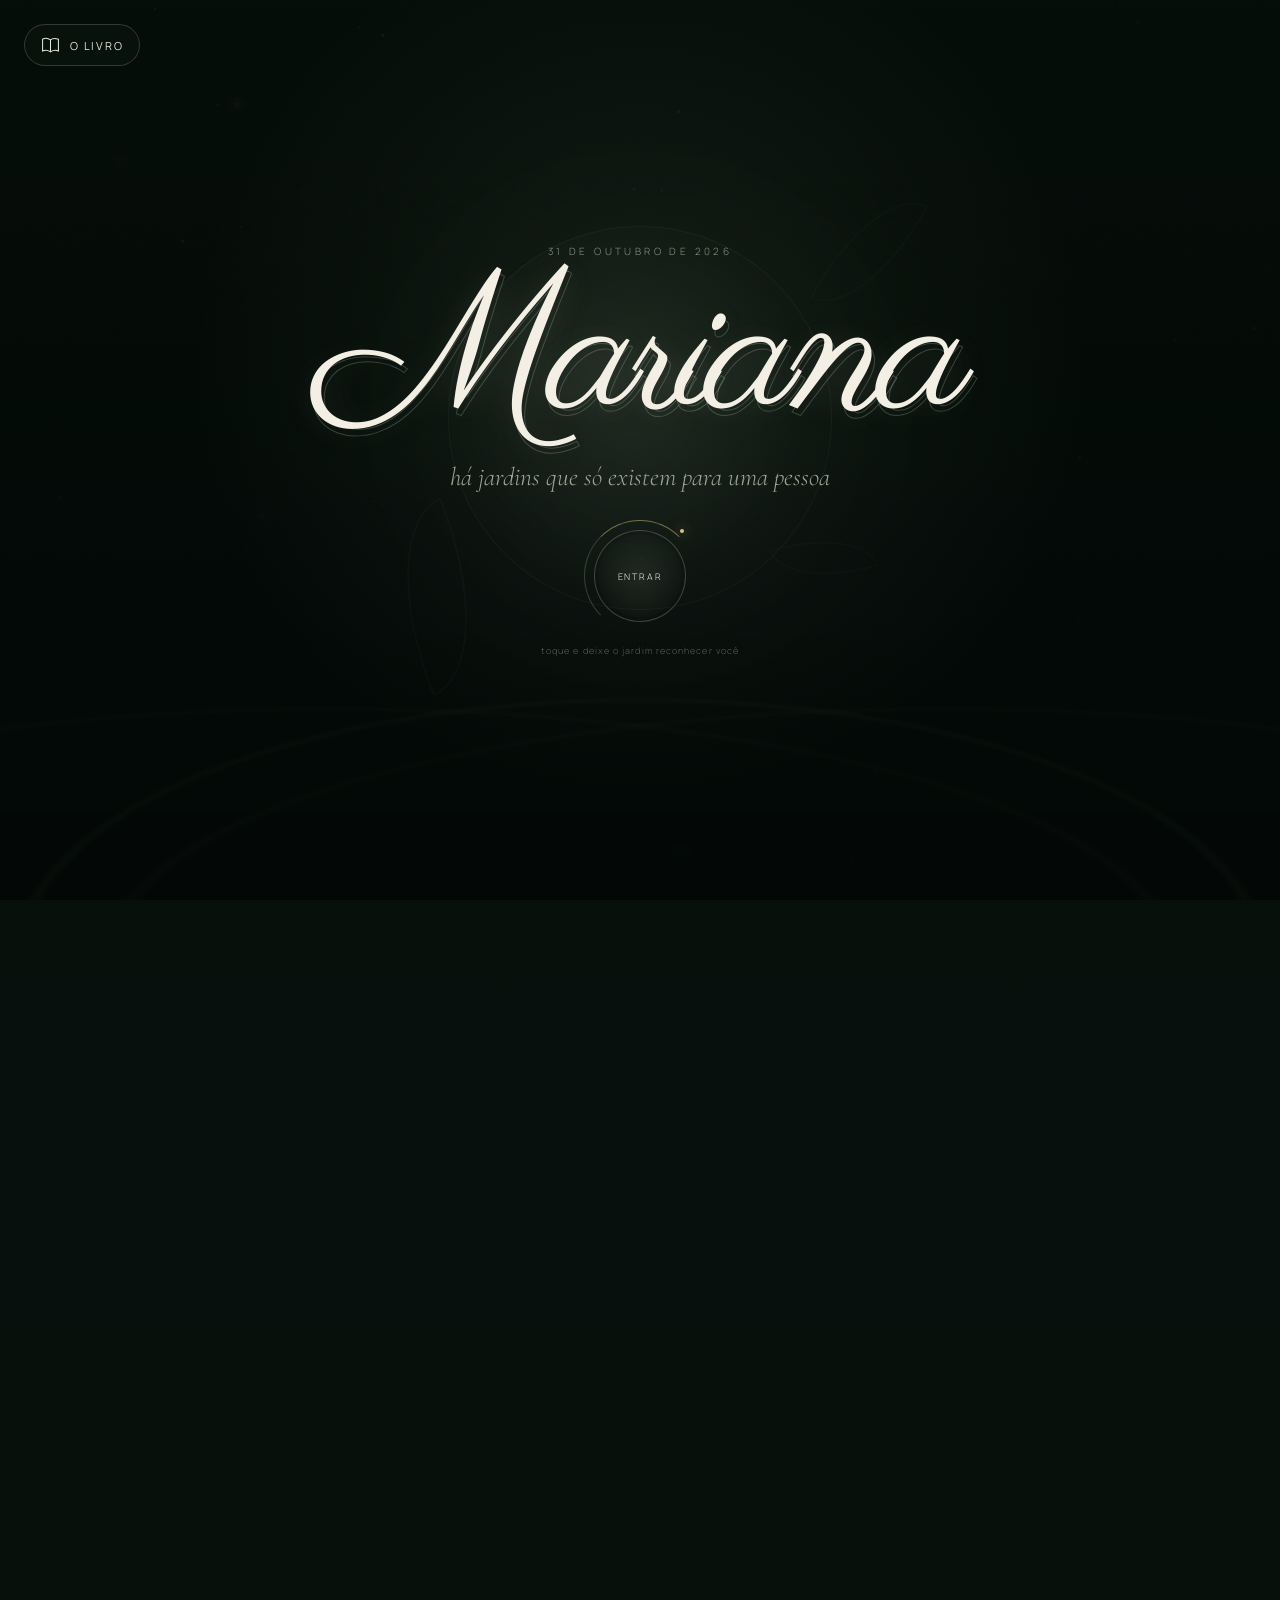
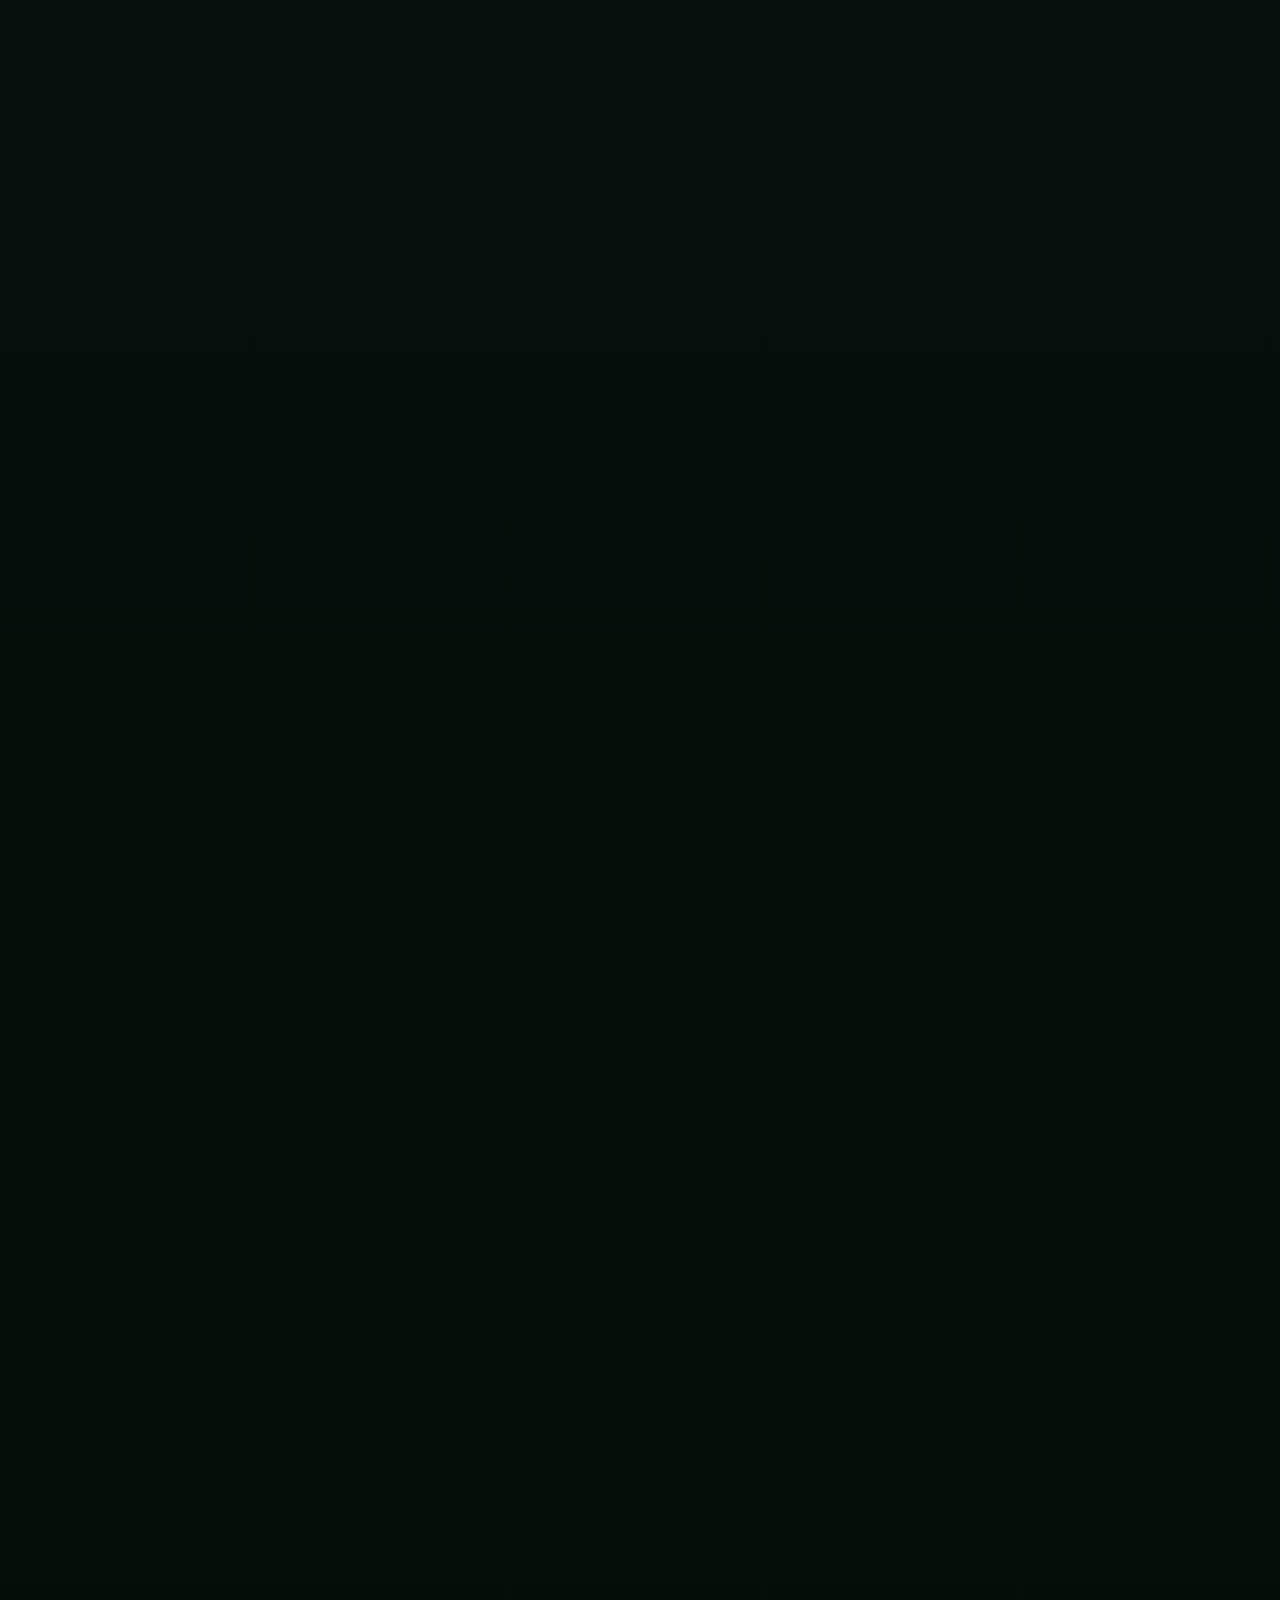
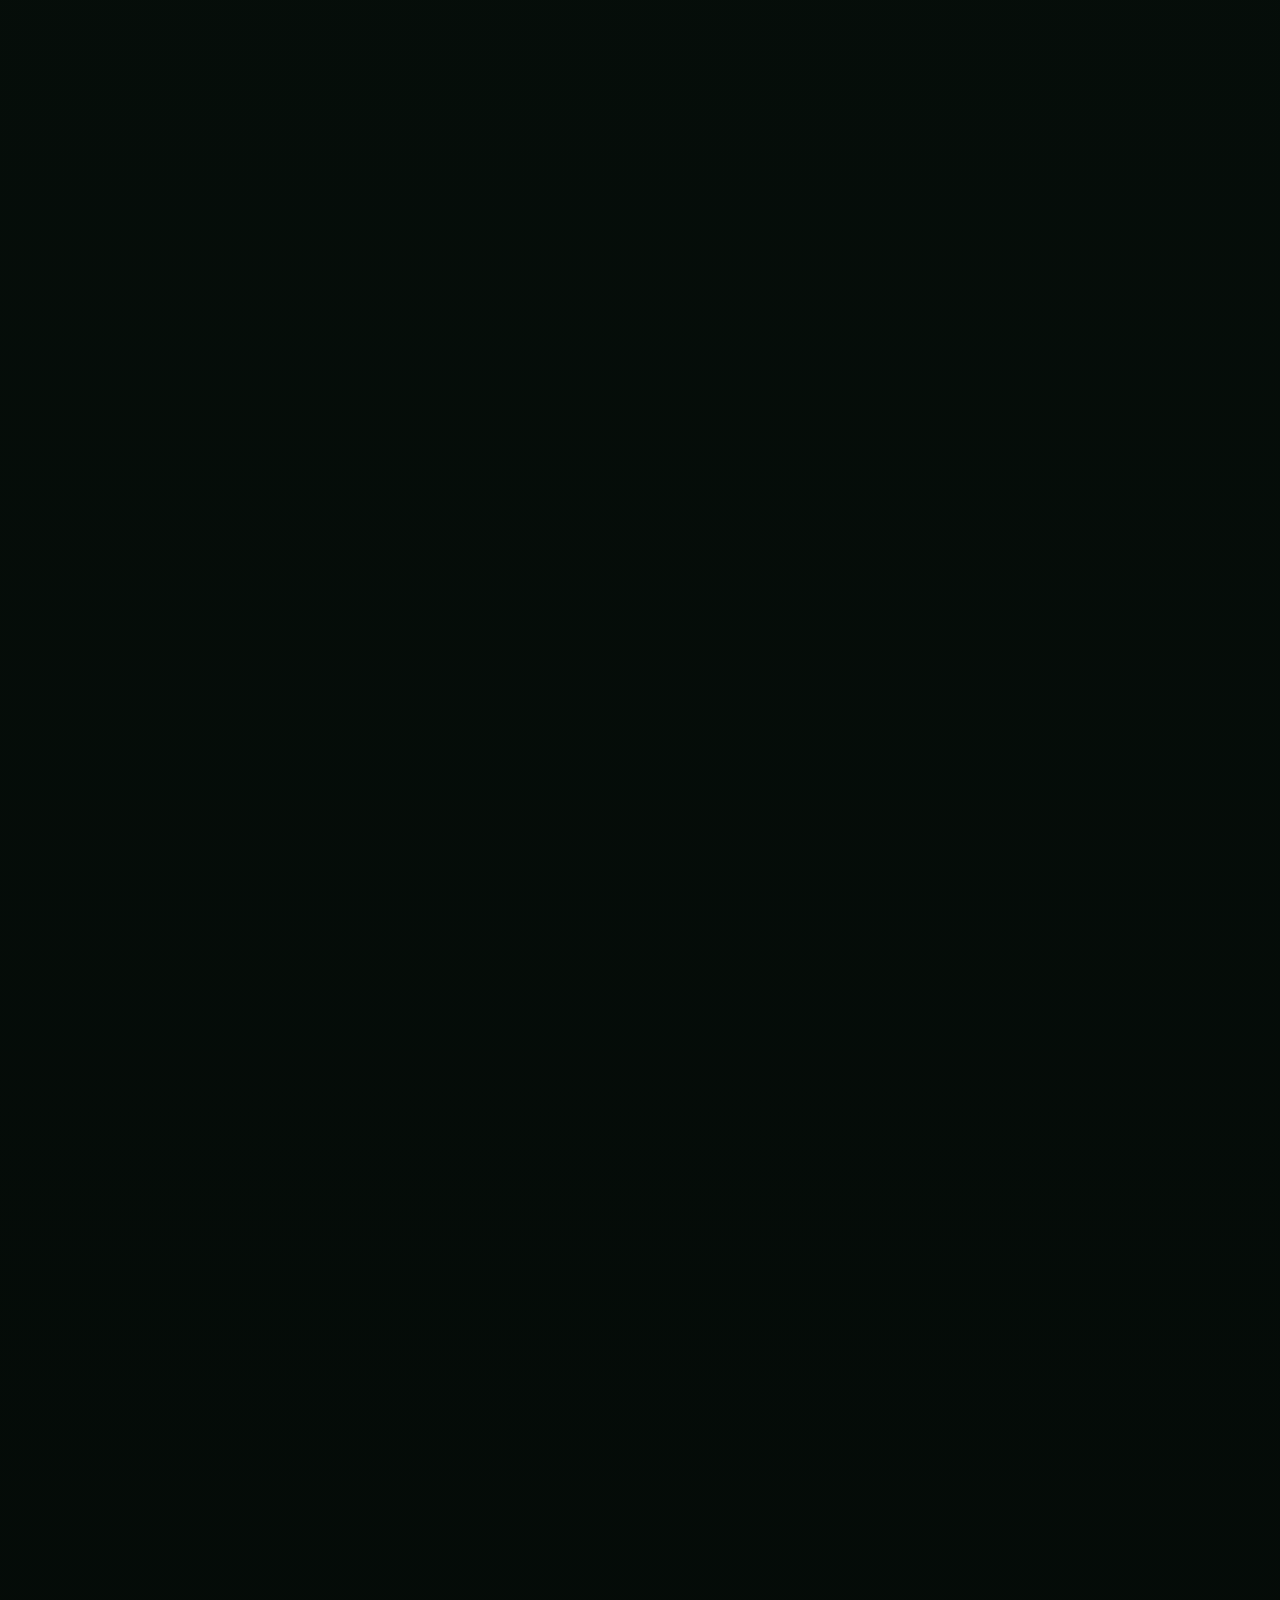
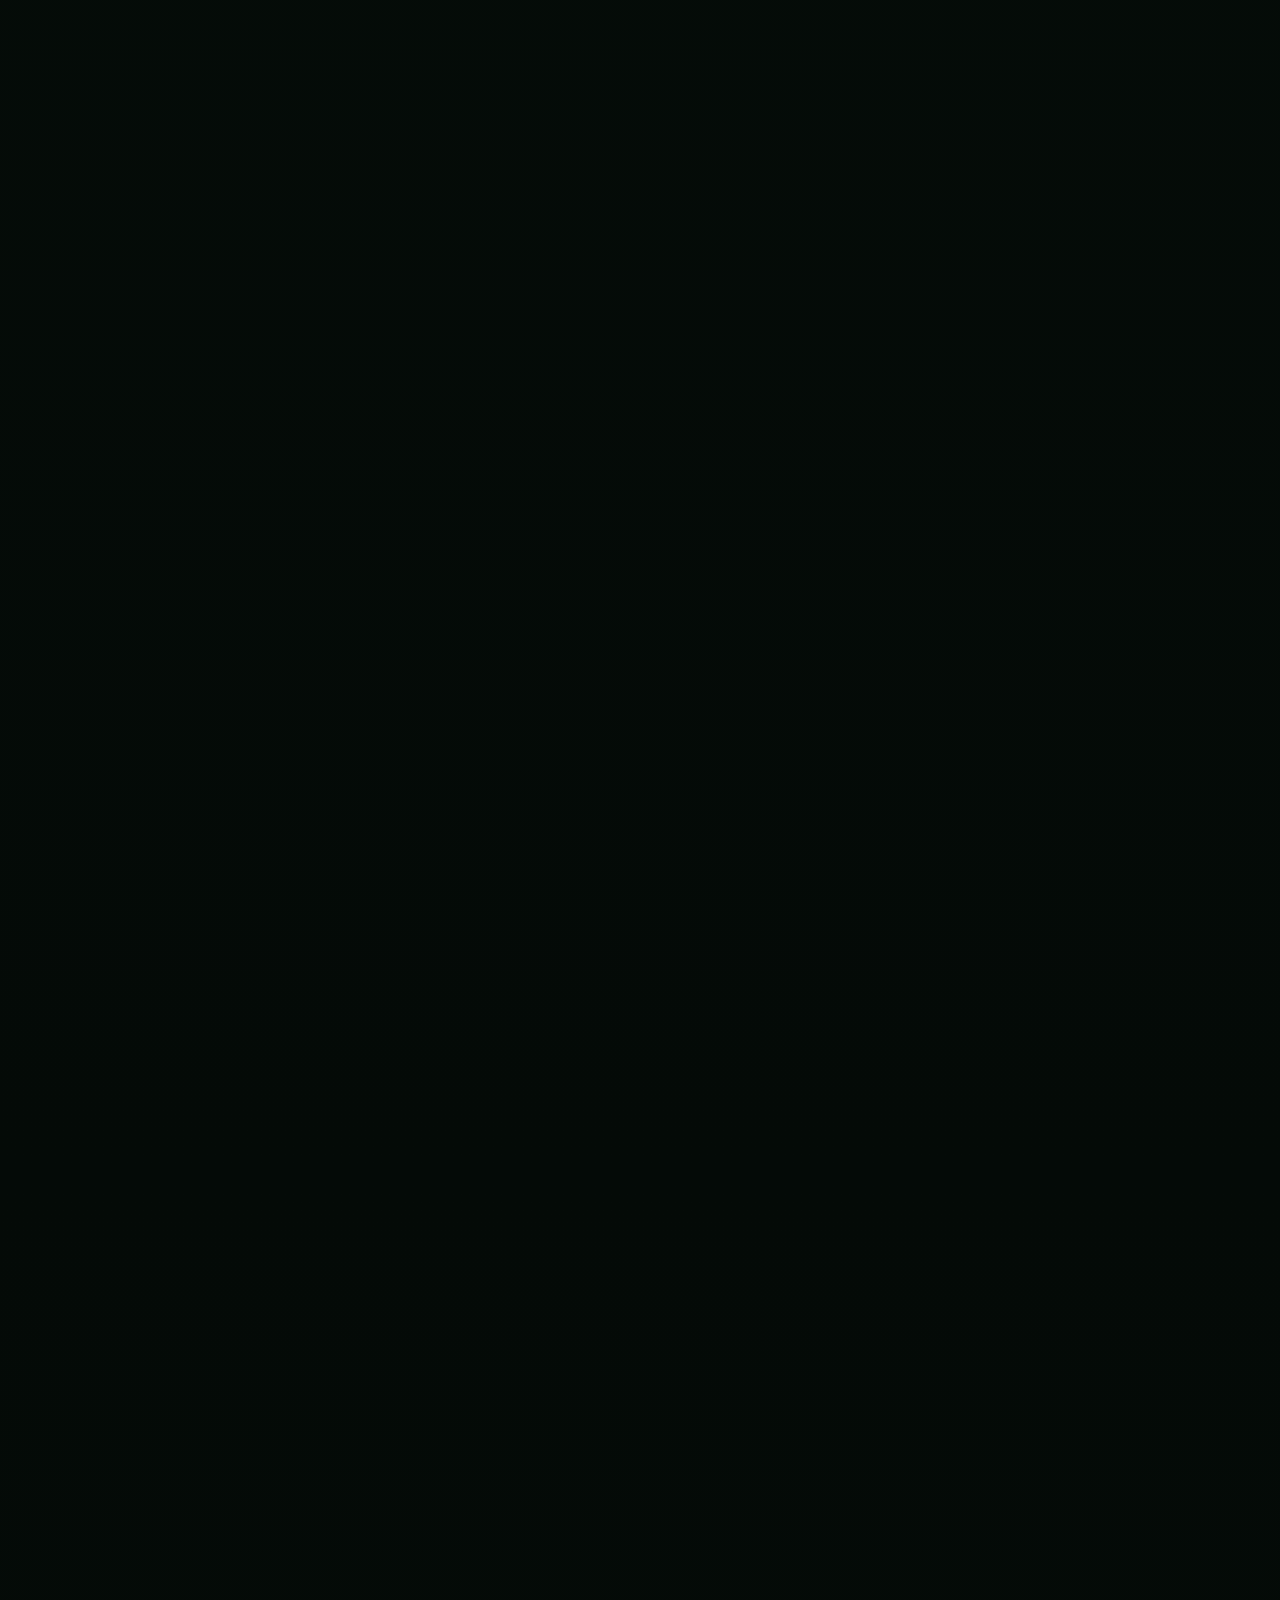
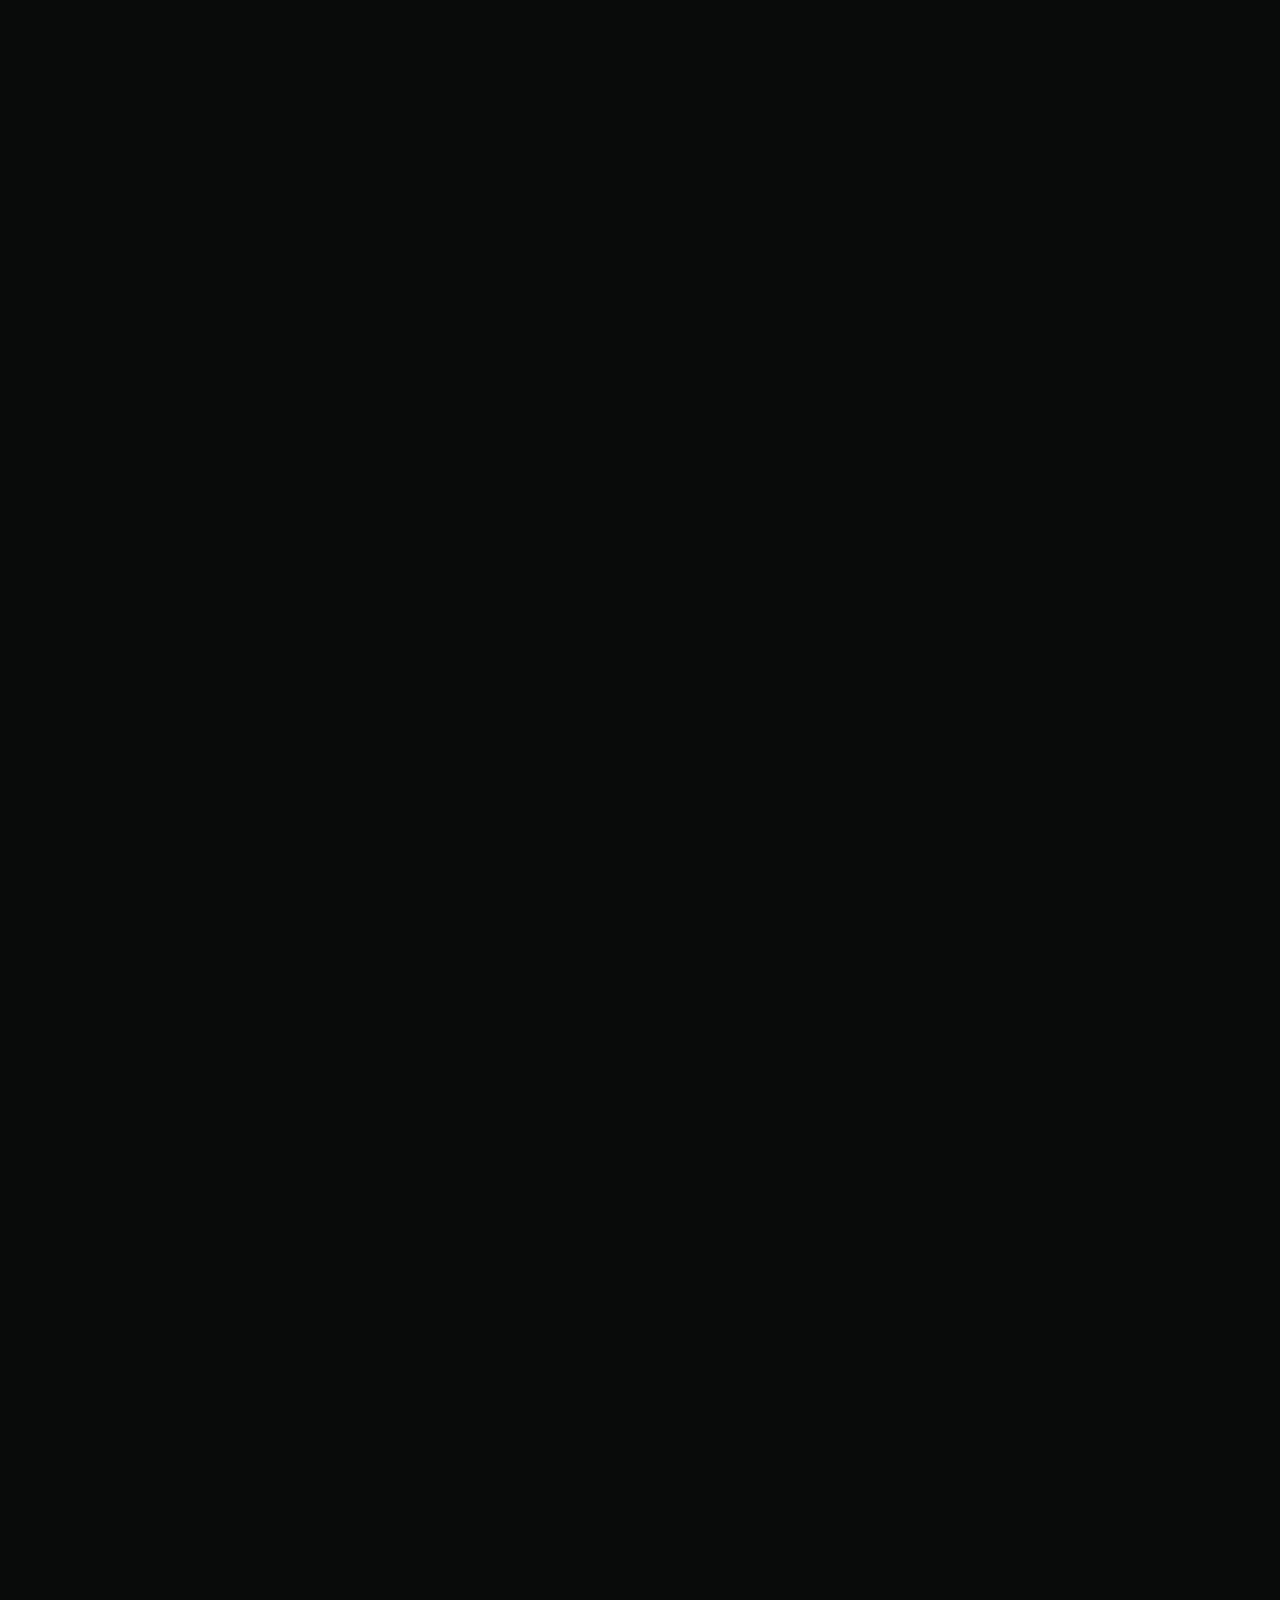
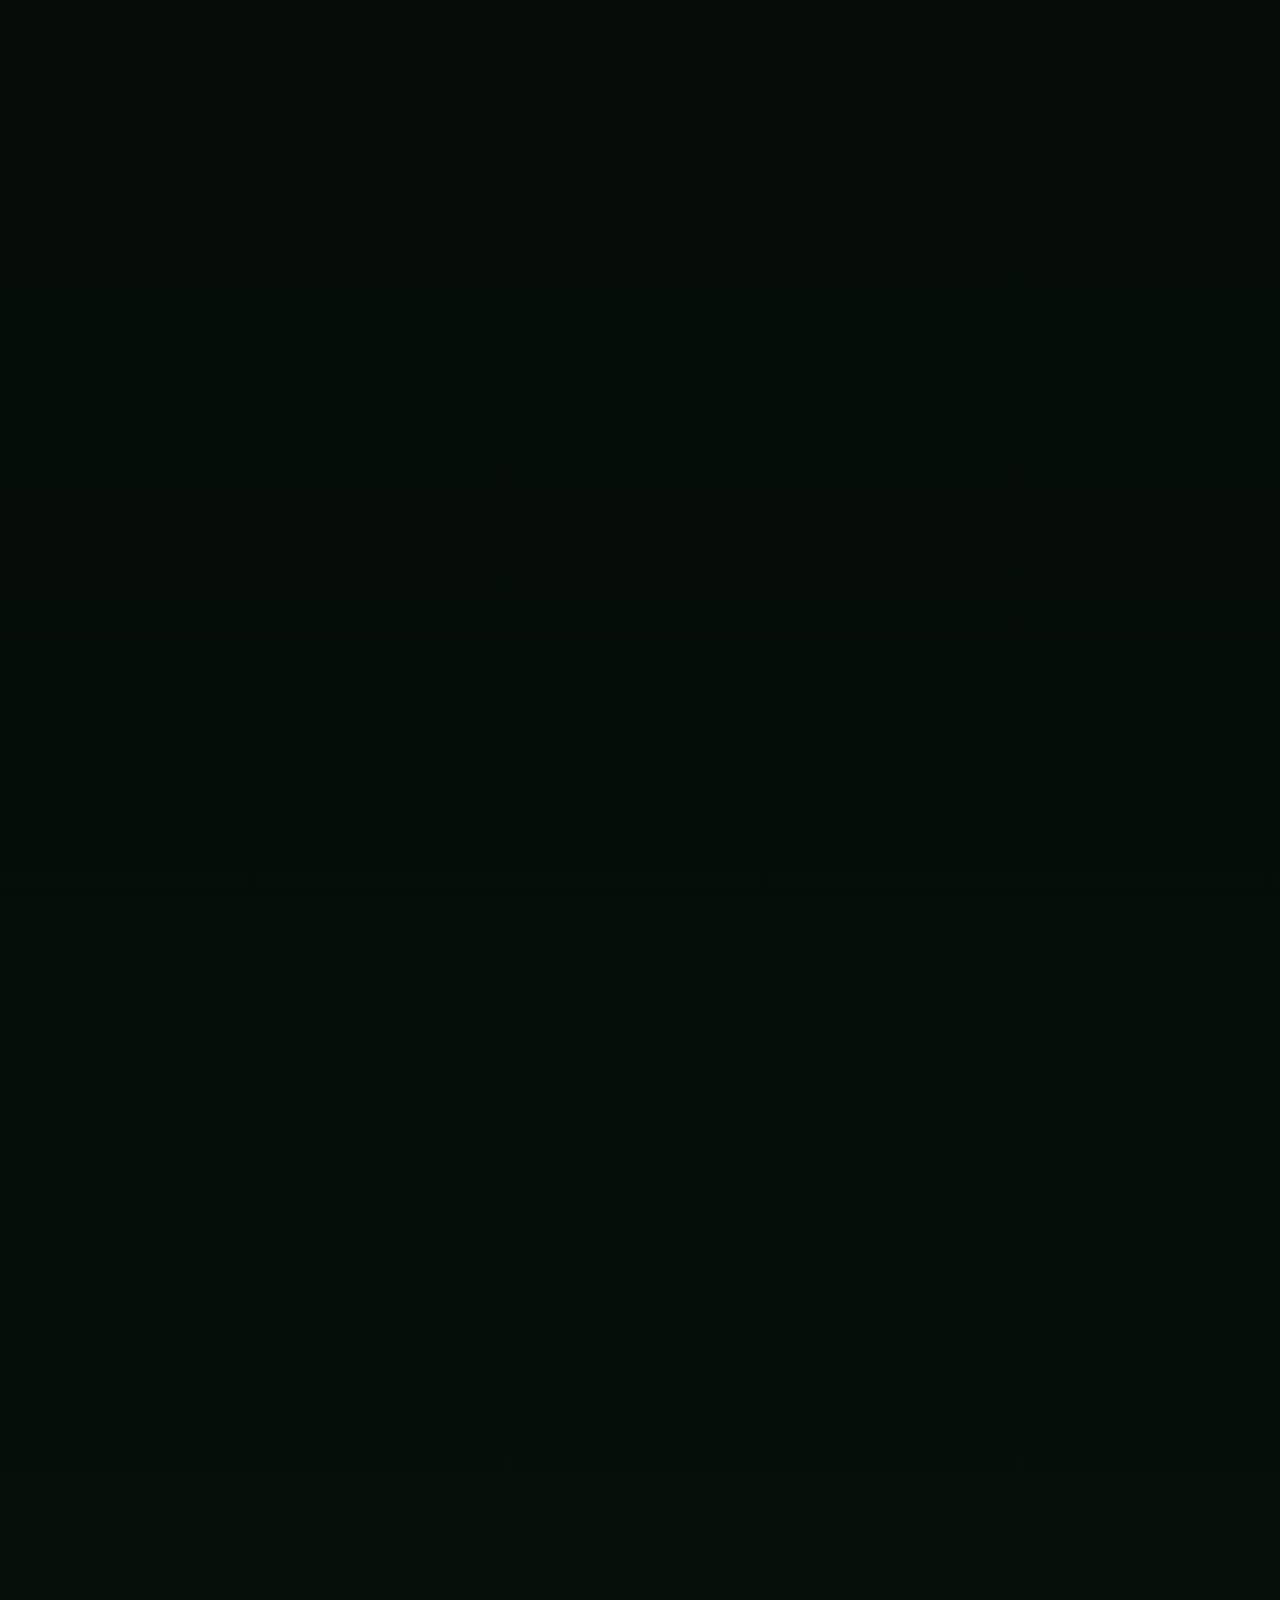
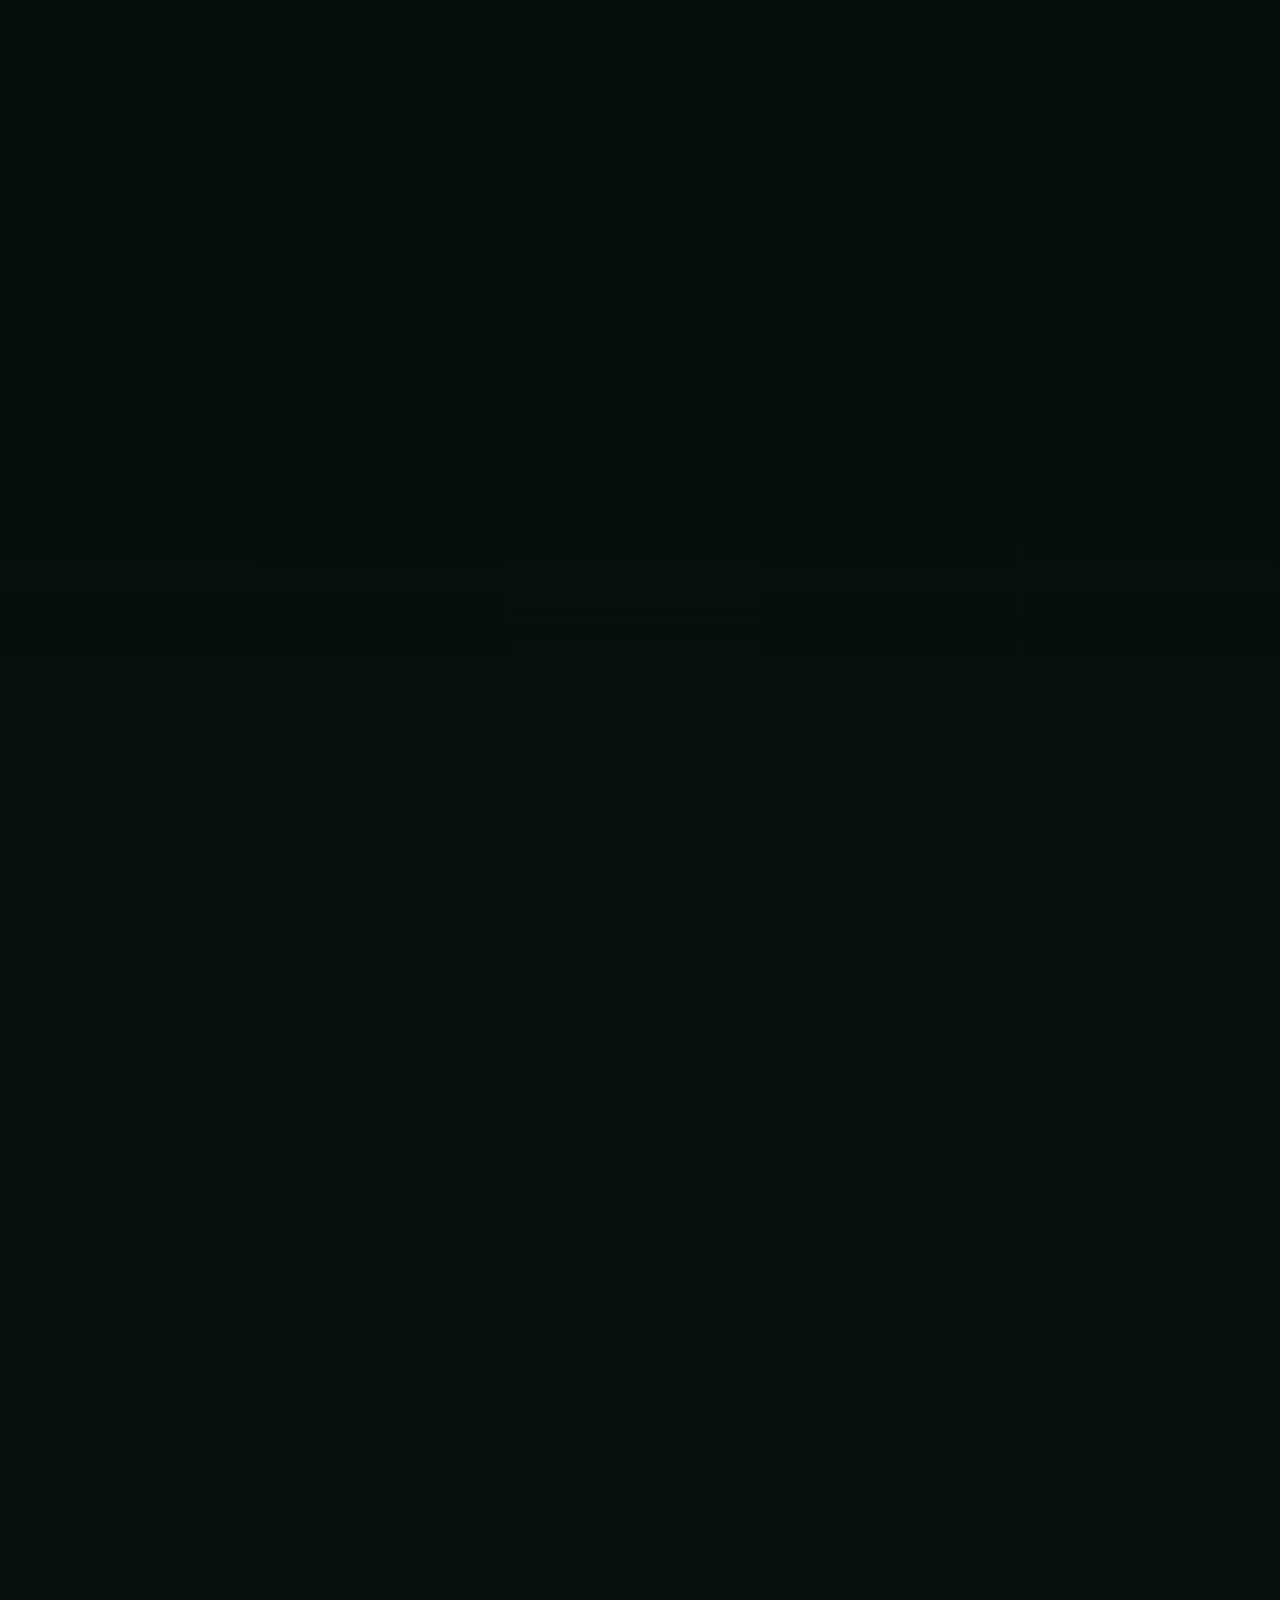
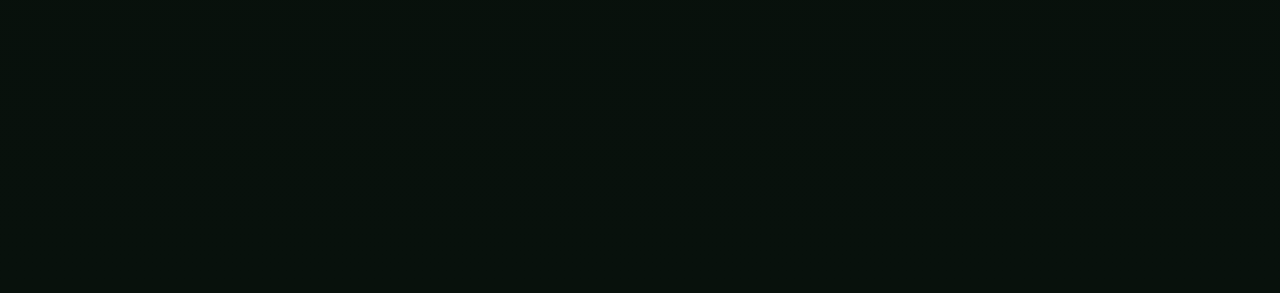
<file: index.html>
<!doctype html>
<html lang="pt-BR">
<head>
  <meta charset="utf-8" />
  <meta name="viewport" content="width=device-width, initial-scale=1, viewport-fit=cover" />
  <meta name="theme-color" content="#07100c" />
  <meta name="description" content="Um jardim digital criado para Mariana Machado florescer em 31 de outubro." />
  <meta property="og:title" content="Mariana floresce" />
  <meta property="og:description" content="Algumas pessoas recebem flores. Mariana recebeu um jardim que aprende a florescer com ela." />
  <meta property="og:type" content="website" />
  <link rel="icon" href="flower-icon.svg" type="image/svg+xml" />
  <link rel="preconnect" href="https://fonts.googleapis.com" />
  <link rel="preconnect" href="https://fonts.gstatic.com" crossorigin />
  <link href="https://fonts.googleapis.com/css2?family=Cormorant+Garamond:ital,wght@0,400;0,500;0,600;1,400;1,500&family=Manrope:wght@300;400;500;600&family=Parisienne&display=swap" rel="stylesheet" />
  <link rel="stylesheet" href="styles.css" />
  <link rel="stylesheet" href="book-entry.css" />
  <title>Mariana floresce</title>
</head>
<body>
  <a class="book-shortcut" href="livro/" aria-label="Abrir o livro Contos para Sumercé Linda">
    <svg viewBox="0 0 24 24" fill="none" stroke="currentColor" stroke-width="1.3" aria-hidden="true"><path d="M12 5C8 2 4 3 2 4v15c4-2 7-1 10 1 3-2 6-3 10-1V4c-3-1-7-2-10 1Zm0 0v15"/></svg>
    <span>o livro</span>
  </a>
  <canvas id="nightCanvas" aria-hidden="true"></canvas>
  <canvas id="gardenCanvas" aria-hidden="true"></canvas>
  <div class="grain" aria-hidden="true"></div>

  <button class="sound-button glass" id="soundButton" aria-label="Ativar som">
    <span class="sound-dot"></span>
    <span class="sound-label">som</span>
  </button>

  <div class="progress" aria-hidden="true"><span id="progressBar"></span></div>

  <section class="gate" id="gate" aria-label="Entrada do jardim">
    <div class="gate-moon" aria-hidden="true">
      <div class="moon-halo"></div>
      <div class="moon-core"></div>
      <div class="moon-leaf leaf-a"></div>
      <div class="moon-leaf leaf-b"></div>
      <div class="moon-leaf leaf-c"></div>
    </div>

    <div class="gate-copy">
      <p class="eyebrow">31 de outubro de 2026</p>
      <h1 class="signature" data-text="Mariana">Mariana</h1>
      <p class="gate-line">há jardins que só existem para uma pessoa</p>
      <button class="enter-button" id="enterButton">
        <span>entrar</span>
        <span class="enter-orbit" aria-hidden="true"></span>
      </button>
      <p class="microcopy">toque e deixe o jardim reconhecer você</p>
    </div>

    <div class="gate-roots" aria-hidden="true"></div>
  </section>

  <main id="experience" class="experience" aria-hidden="true">
    <section class="scene hero-scene" id="sceneHero">
      <div class="scene-inner hero-inner">
        <p class="eyebrow reveal">uma noite para Mariana Machado</p>
        <h2 class="display reveal">
          algumas noites assustam
          <span>esta queria florescer</span>
        </h2>
        <p class="body-copy reveal">
          mova devagar
          <br />
          onde você passar algo vai nascer
        </p>
        <div class="scroll-cue reveal" aria-hidden="true">
          <span></span>
          <small>desça como quem entra num bosque</small>
        </div>
      </div>
      <div class="hero-bloom" aria-hidden="true">
        <div class="petal p1"></div><div class="petal p2"></div><div class="petal p3"></div><div class="petal p4"></div>
        <div class="petal p5"></div><div class="petal p6"></div><div class="petal p7"></div><div class="petal p8"></div>
        <div class="flower-heart"></div>
      </div>
    </section>

    <section class="scene garden-scene" id="sceneGarden">
      <div class="scene-inner split">
        <div>
          <p class="eyebrow reveal">o jardim aprende seus gestos</p>
          <h2 class="display reveal">você toca o escuro<br /><span>e ele devolve vida</span></h2>
        </div>
        <div class="body-copy reveal garden-instructions">
          <p>mova o cursor</p>
          <p>toque a tela</p>
          <p>pare por alguns segundos</p>
          <p>cada gesto deixa uma espécie diferente</p>
        </div>
      </div>
      <div class="garden-meter glass reveal" id="gardenMeter">
        <span>flores que nasceram com você</span>
        <strong id="flowerCount">0</strong>
      </div>
    </section>

    <section class="scene seed-scene" id="sceneSeed">
      <div class="seed-orbit" aria-hidden="true"><span></span><span></span><span></span></div>
      <div class="scene-inner narrow center">
        <p class="eyebrow reveal">uma semente só sua</p>
        <h2 class="display reveal">plante uma coisa<br /><span>que você gostaria que nunca acabasse</span></h2>
        <form class="seed-form reveal" id="seedForm">
          <label for="seedInput">escreva aqui</label>
          <div class="seed-field">
            <input id="seedInput" maxlength="80" autocomplete="off" placeholder="uma palavra ou um pequeno desejo" />
            <button type="submit">plantar</button>
          </div>
        </form>
        <div class="planted-message" id="plantedMessage" aria-live="polite"></div>
        <div class="seed-flower-stage" id="seedFlowerStage" aria-hidden="true"></div>
      </div>
    </section>

    <section class="scene herbarium-scene" id="sceneHerbarium">
      <div class="scene-inner">
        <p class="eyebrow reveal">herbário de Mariana</p>
        <h2 class="display reveal">espécies que a botânica<br /><span>ainda não conseguiu explicar</span></h2>
        <div class="herbarium-grid">
          <article class="specimen reveal" data-species="noctiflora">
            <canvas class="specimen-canvas" width="420" height="520"></canvas>
            <div class="specimen-copy">
              <p class="latin">Mariana noctiflora</p>
              <h3>floresce principalmente quando ri</h3>
              <p>espécie rara encontrada uma única vez e impossível de reproduzir em laboratório</p>
            </div>
          </article>

          <article class="specimen reveal" data-species="luminosum">
            <canvas class="specimen-canvas" width="420" height="520"></canvas>
            <div class="specimen-copy">
              <p class="latin">Machado luminosum</p>
              <h3>cresce mesmo depois dos dias difíceis</h3>
              <p>prefere carinho música silêncio confortável e lugares onde pode ser completamente ela</p>
            </div>
          </article>

          <article class="specimen reveal" data-species="persistentis">
            <canvas class="specimen-canvas" width="420" height="520"></canvas>
            <div class="specimen-copy">
              <p class="latin">Amor persistentis</p>
              <h3>não consta em nenhum catálogo conhecido</h3>
              <p>há indícios de que apareceu quando alguém percebeu que amar também pode ser cultivar</p>
            </div>
          </article>

          <article class="specimen reveal" data-species="impossibilis">
            <canvas class="specimen-canvas" width="420" height="520"></canvas>
            <div class="specimen-copy">
              <p class="latin">Unica impossibilis</p>
              <h3>nenhuma outra cresce do mesmo jeito</h3>
              <p>a forma das pétalas muda conforme quem observa e por isso nunca é exatamente a mesma flor</p>
            </div>
          </article>
        </div>
      </div>
    </section>

    <section class="scene constellation-scene" id="sceneConstellation">
      <canvas id="constellationCanvas" aria-hidden="true"></canvas>
      <div class="scene-inner constellation-copy">
        <p class="eyebrow reveal">olhei para cima</p>
        <h2 class="display reveal">procurei você nas estrelas<br /><span>mas elas já sabiam seu nome</span></h2>
        <p class="body-copy reveal">mova a luz sobre o céu</p>
      </div>
    </section>

    <section class="scene code-scene" id="sceneCode">
      <div class="scene-inner code-layout">
        <div class="code-intro">
          <p class="eyebrow reveal">há coisas que eu sei dizer melhor programando</p>
          <h2 class="display reveal">então ensinei o computador<br /><span>a cuidar de uma flor</span></h2>
        </div>
        <div class="terminal glass reveal" id="terminal">
          <div class="terminal-top"><span></span><span></span><span></span><small>mariana.floresce</small></div>
          <pre id="terminalCode" aria-label="Código poético"></pre>
          <button class="run-button" id="runCodeButton">executar</button>
        </div>
      </div>
      <div class="code-bloom" id="codeBloom" aria-hidden="true"></div>
    </section>

    <section class="scene rare-scene" id="sceneRare">
      <div class="rare-vines" aria-hidden="true"></div>
      <div class="scene-inner narrow center">
        <p class="eyebrow reveal">a flor que abre uma vez por ano</p>
        <h2 class="display reveal">ela não abre para qualquer pessoa</h2>
        <p class="body-copy reveal">diga o nome que este jardim estava esperando</p>
        <button class="name-button reveal" id="nameButton">dizer Mariana</button>
        <p class="rare-status" id="rareStatus"></p>
        <div class="rare-flower" id="rareFlower" aria-hidden="true">
          <div class="rare-petal rp1"></div><div class="rare-petal rp2"></div><div class="rare-petal rp3"></div><div class="rare-petal rp4"></div>
          <div class="rare-petal rp5"></div><div class="rare-petal rp6"></div><div class="rare-petal rp7"></div><div class="rare-petal rp8"></div>
          <div class="rare-core"><span>era você</span></div>
        </div>
      </div>
    </section>

    <section class="scene roots-scene" id="sceneRoots">
      <canvas id="rootsCanvas" aria-hidden="true"></canvas>
      <div class="scene-inner narrow center roots-copy">
        <p class="eyebrow reveal">algumas coisas criam raízes</p>
        <h2 class="display reveal">tudo que vivi antes de você<br /><span>de alguma forma terminou aqui</span></h2>
        <p class="mariana-full reveal">Mariana Machado</p>
      </div>
    </section>

    <section class="scene book-scene" id="sceneBook" aria-labelledby="bookInvitationTitle">
      <div class="scene-inner book-invitation">
        <a class="book-object reveal" href="livro/" aria-label="Abrir Contos para Sumercé Linda">
          <img src="livro/assets/capa.webp" width="756" height="1072" alt="Capa de Contos para Sumercé Linda, do nada ao todo" loading="lazy" />
        </a>
        <div class="book-invitation-copy">
          <p class="eyebrow reveal">o jardim também guarda histórias</p>
          <h2 class="display reveal" id="bookInvitationTitle">Contos para<br /><span>Sumercé Linda</span></h2>
          <p class="book-subtitle reveal">do nada ao todo</p>
          <p class="body-copy reveal">Um lugar para sentar, abrir uma página<br />e deixar o mundo esperar um pouco.</p>
          <a class="book-open-link reveal" href="livro/">abrir o livro <span aria-hidden="true">↗</span></a>
          <p class="book-invitation-note reveal">14 contos · 250 páginas · no seu tempo</p>
        </div>
      </div>
    </section>

    <section class="scene final-scene" id="sceneFinal">
      <div class="final-flower" id="finalFlower" aria-hidden="true">
        <span class="stem"></span>
        <span class="leaf left"></span>
        <span class="leaf right"></span>
        <div class="mini-bloom">
          <i></i><i></i><i></i><i></i><i></i><i></i><i></i><i></i>
          <b></b>
        </div>
      </div>
      <div class="final-lines" id="finalLines" aria-live="polite">
        <p>eu poderia ter comprado flores</p>
        <p>mas elas morreriam</p>
        <p>então programei um jardim</p>
        <p>para que alguma versão destas flores continue esperando por você</p>
        <p class="final-date">feliz 31 de outubro Mariana</p>
        <p class="love">eu te amo</p>
      </div>
      <button class="return-button" id="returnButton">voltar ao jardim</button>
    </section>

    <footer>
      <p>feito para Mariana Machado em uma noite que decidiu florescer</p>
    </footer>
  </main>

  <script src="script.js"></script>
</body>
</html>
</file>
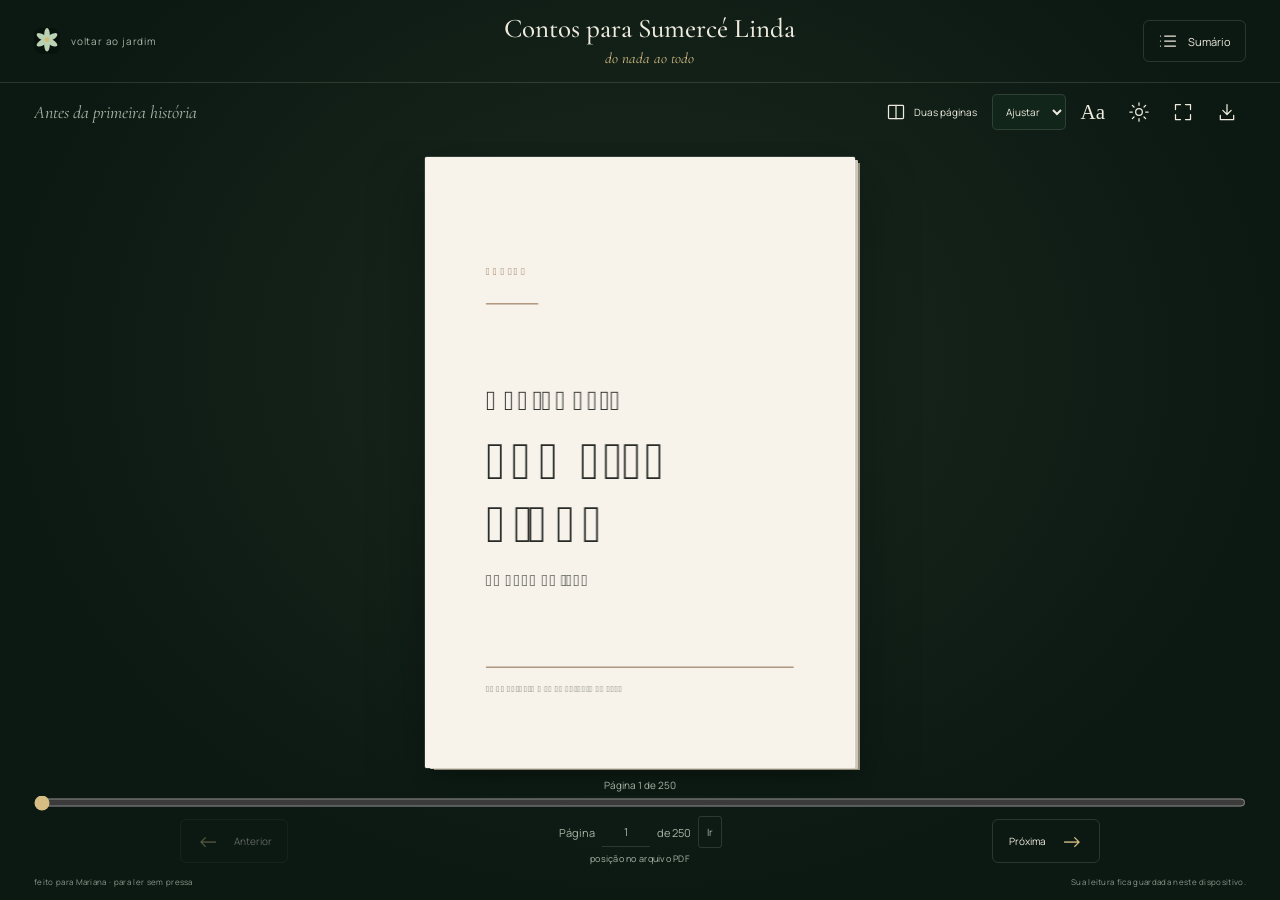
<file: livro/index.html>
<!doctype html>
<html lang="pt-BR">
<head>
  <meta charset="utf-8" />
  <meta name="viewport" content="width=device-width, initial-scale=1, viewport-fit=cover" />
  <meta name="theme-color" content="#0c1913" />
  <meta name="description" content="Contos para Sumercé Linda, do nada ao todo. Um livro para Mariana, uma página de cada vez." />
  <title>Contos para Sumercé Linda · Sala de leitura</title>
  <link rel="icon" href="../flower-icon.svg" type="image/svg+xml" />
  <link rel="preconnect" href="https://fonts.googleapis.com" />
  <link rel="preconnect" href="https://fonts.gstatic.com" crossorigin />
  <link href="https://fonts.googleapis.com/css2?family=Cormorant+Garamond:ital,wght@0,400;0,500;0,600;1,400&family=Manrope:wght@400;500;600&display=swap" rel="stylesheet" />
  <link rel="stylesheet" href="vendor/pdf_viewer.css" />
  <link rel="stylesheet" href="reader.css" />
</head>
<body>
  <a class="skip-link" href="#readingStage">Ir para a leitura</a>
  <header class="reader-header">
    <a class="garden-link" href="../" aria-label="Voltar ao jardim"><img src="../flower-icon.svg" width="26" height="26" alt="" /><span>voltar ao jardim</span></a>
    <div class="reader-title"><h1>Contos para Sumercé Linda</h1><span>do nada ao todo</span></div>
    <button id="contentsButton" class="quiet-button" aria-label="Abrir sumário" aria-haspopup="dialog" aria-controls="contentsDialog" disabled><svg viewBox="0 0 24 24" aria-hidden="true"><path d="M8 6h13M8 12h13M8 18h13M3 6h.01M3 12h.01M3 18h.01"/></svg><span>Sumário</span></button>
  </header>

  <main class="reader-main">
    <div class="reading-toolbar" role="toolbar" aria-label="Opções de leitura">
      <div class="chapter-label" id="chapterLabel">Um livro, um lugar para ficar.</div>
      <div class="toolbar-actions">
        <button id="layoutButton" class="icon-button" title="Alternar entre uma página e páginas duplas" aria-label="Mostrar uma página" disabled><svg viewBox="0 0 24 24" aria-hidden="true"><rect x="3" y="4" width="18" height="16" rx="1"/><path d="M12 4v16"/></svg><span class="control-label" id="layoutLabel">Duas páginas</span></button>
        <label class="zoom-control"><span class="sr-only">Ampliação</span><select id="zoomSelect" aria-label="Ampliação" disabled><option value="1">Ajustar</option><option value="1.25">125%</option><option value="1.5">150%</option><option value="2">200%</option></select></label>
        <button id="textButton" class="icon-button" aria-label="Ler o texto da página" aria-pressed="false" title="Texto selecionável em tamanho ampliado" disabled><span class="text-icon" aria-hidden="true">Aa</span></button>
        <button id="themeButton" class="icon-button" aria-label="Usar fundo claro" aria-pressed="false" title="Alternar fundo de leitura"><svg viewBox="0 0 24 24" aria-hidden="true"><circle cx="12" cy="12" r="4"/><path d="M12 1v3m0 16v3M1 12h3m16 0h3M4 4l2 2m12 12 2 2M4 20l2-2M18 6l2-2"/></svg></button>
        <button id="fullscreenButton" class="icon-button" aria-label="Tela cheia" title="Tela cheia"><svg viewBox="0 0 24 24" aria-hidden="true"><path d="M9 3H3v6m12-6h6v6M3 15v6h6m12-6v6h-6"/></svg></button>
        <a class="icon-button download-link" href="assets/contos-para-sumerce-linda.pdf" download="Contos-para-Sumerce-Linda.pdf" aria-label="Baixar o PDF original" title="Baixar PDF"><svg viewBox="0 0 24 24" aria-hidden="true"><path d="M12 3v12m-5-5 5 5 5-5M4 16v5h16v-5"/></svg></a>
      </div>
    </div>

    <section class="reading-stage" id="readingStage" tabindex="0" aria-label="Livro. Use as setas para mudar de página." aria-busy="true">
      <div class="book-mount" id="bookMount">
        <div class="loading-cover"><img src="assets/capa.webp" width="756" height="1072" alt="Capa de Contos para Sumercé Linda" /><p>Preparando seu lugar entre as páginas…</p></div>
      </div>
    </section>

    <div class="reader-message" id="readerMessage" role="status" aria-live="polite">Abrindo o livro…</div>
    <div class="error-panel" id="errorPanel" hidden><p id="errorText">Não foi possível abrir o livro aqui.</p><button id="retryButton" class="quiet-button">Tentar novamente</button><a href="assets/contos-para-sumerce-linda.pdf">Abrir o PDF original</a></div>
    <noscript><div class="error-panel">Ative o JavaScript para folhear o livro ou <a href="assets/contos-para-sumerce-linda.pdf">abra o PDF original</a>.</div></noscript>
  </main>

  <footer class="reader-footer">
    <input type="range" id="pageRange" min="1" max="250" value="1" aria-label="Escolher página do arquivo PDF" disabled />
    <div class="pagination">
      <button id="previousButton" class="page-button" aria-label="Página anterior" disabled><span aria-hidden="true">←</span><span class="control-label">Anterior</span></button>
      <div class="position-control"><form id="pageForm"><label for="pageInput">Página</label><input type="number" id="pageInput" min="1" max="250" value="1" inputmode="numeric" aria-label="Ir para a página do arquivo PDF" disabled /><span id="pageTotal">de 250</span><button class="go-button" type="submit" aria-label="Ir para a página" disabled>Ir</button></form><span id="spreadLabel" class="spread-label">uma página de cada vez</span></div>
      <button id="nextButton" class="page-button" aria-label="Próxima página" disabled><span class="control-label">Próxima</span><span aria-hidden="true">→</span></button>
    </div>
    <div class="reading-note"><span>feito para Mariana · para ler sem pressa</span><span id="saveLabel">Sua leitura fica guardada neste dispositivo.</span></div>
  </footer>

  <dialog id="contentsDialog" class="contents-dialog" aria-labelledby="contentsTitle">
    <div class="contents-top"><div><span class="eyebrow">ENTRE AS PÁGINAS</span><h2 id="contentsTitle">O caminho dos contos</h2></div><button id="closeContentsButton" class="icon-button" aria-label="Fechar sumário">✕</button></div>
    <p class="contents-intro">Escolha uma história. O resto do mundo pode esperar.</p>
    <nav id="contentsList" aria-label="Capítulos do livro"></nav>
    <div class="contents-bottom"><p>As posições indicam as páginas do arquivo PDF, incluindo a capa e a dedicatória.</p><a href="assets/contos-para-sumerce-linda.pdf" download="Contos-para-Sumerce-Linda.pdf">Guardar uma cópia do livro ↗</a></div>
  </dialog>
  <script type="module" src="reader.js"></script>
</body>
</html>
</file>
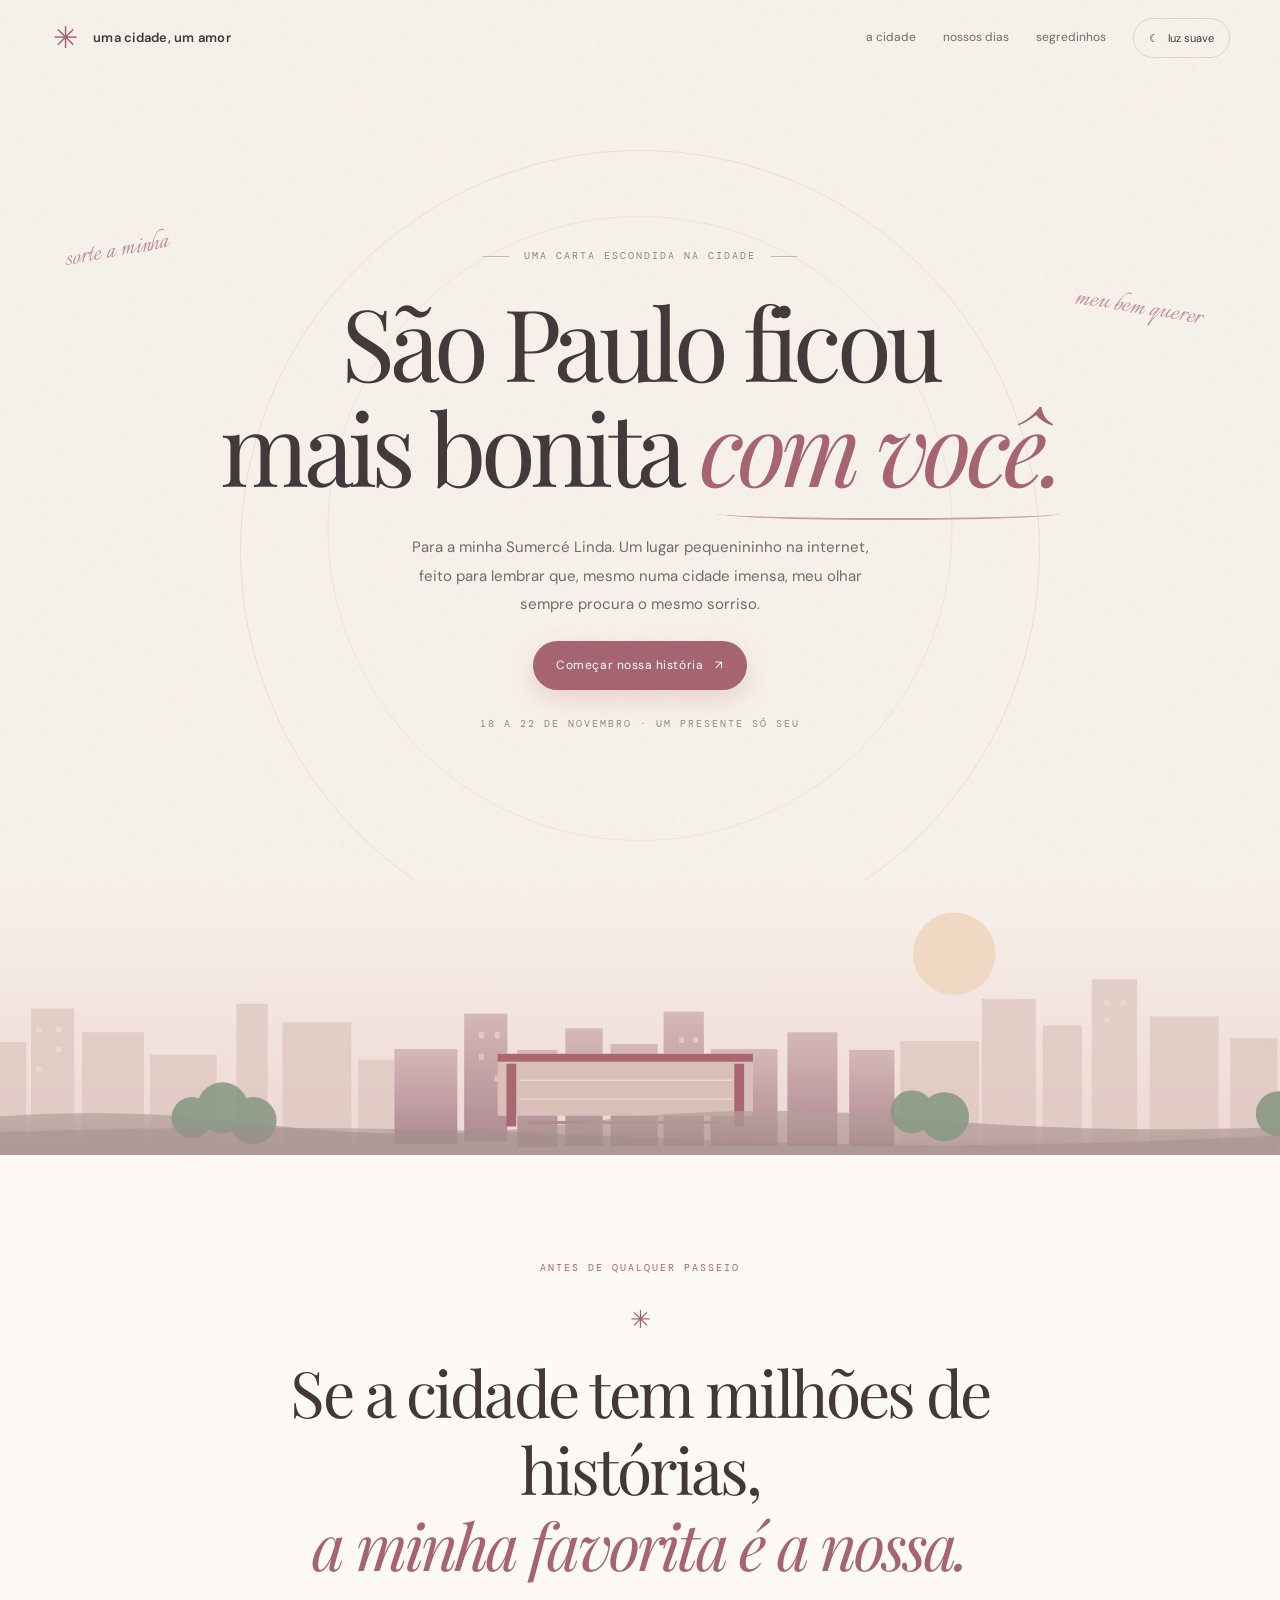
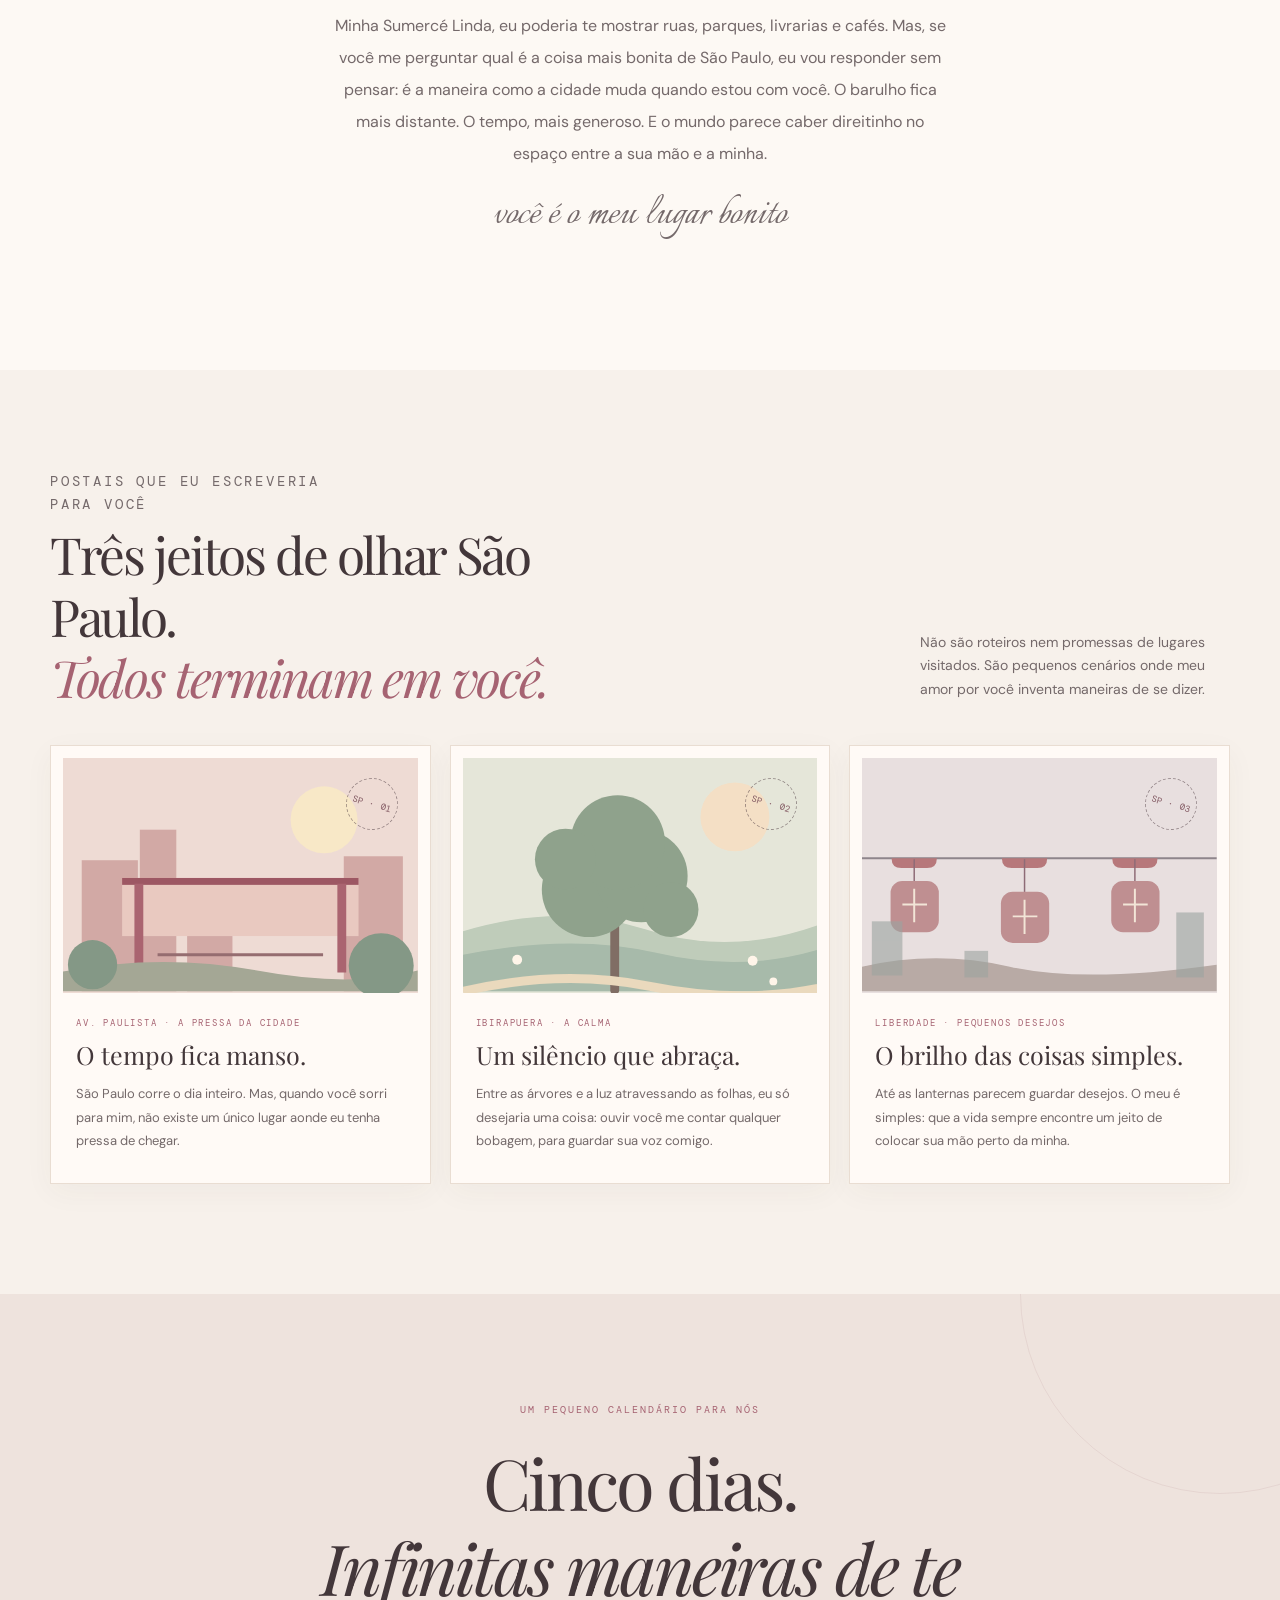
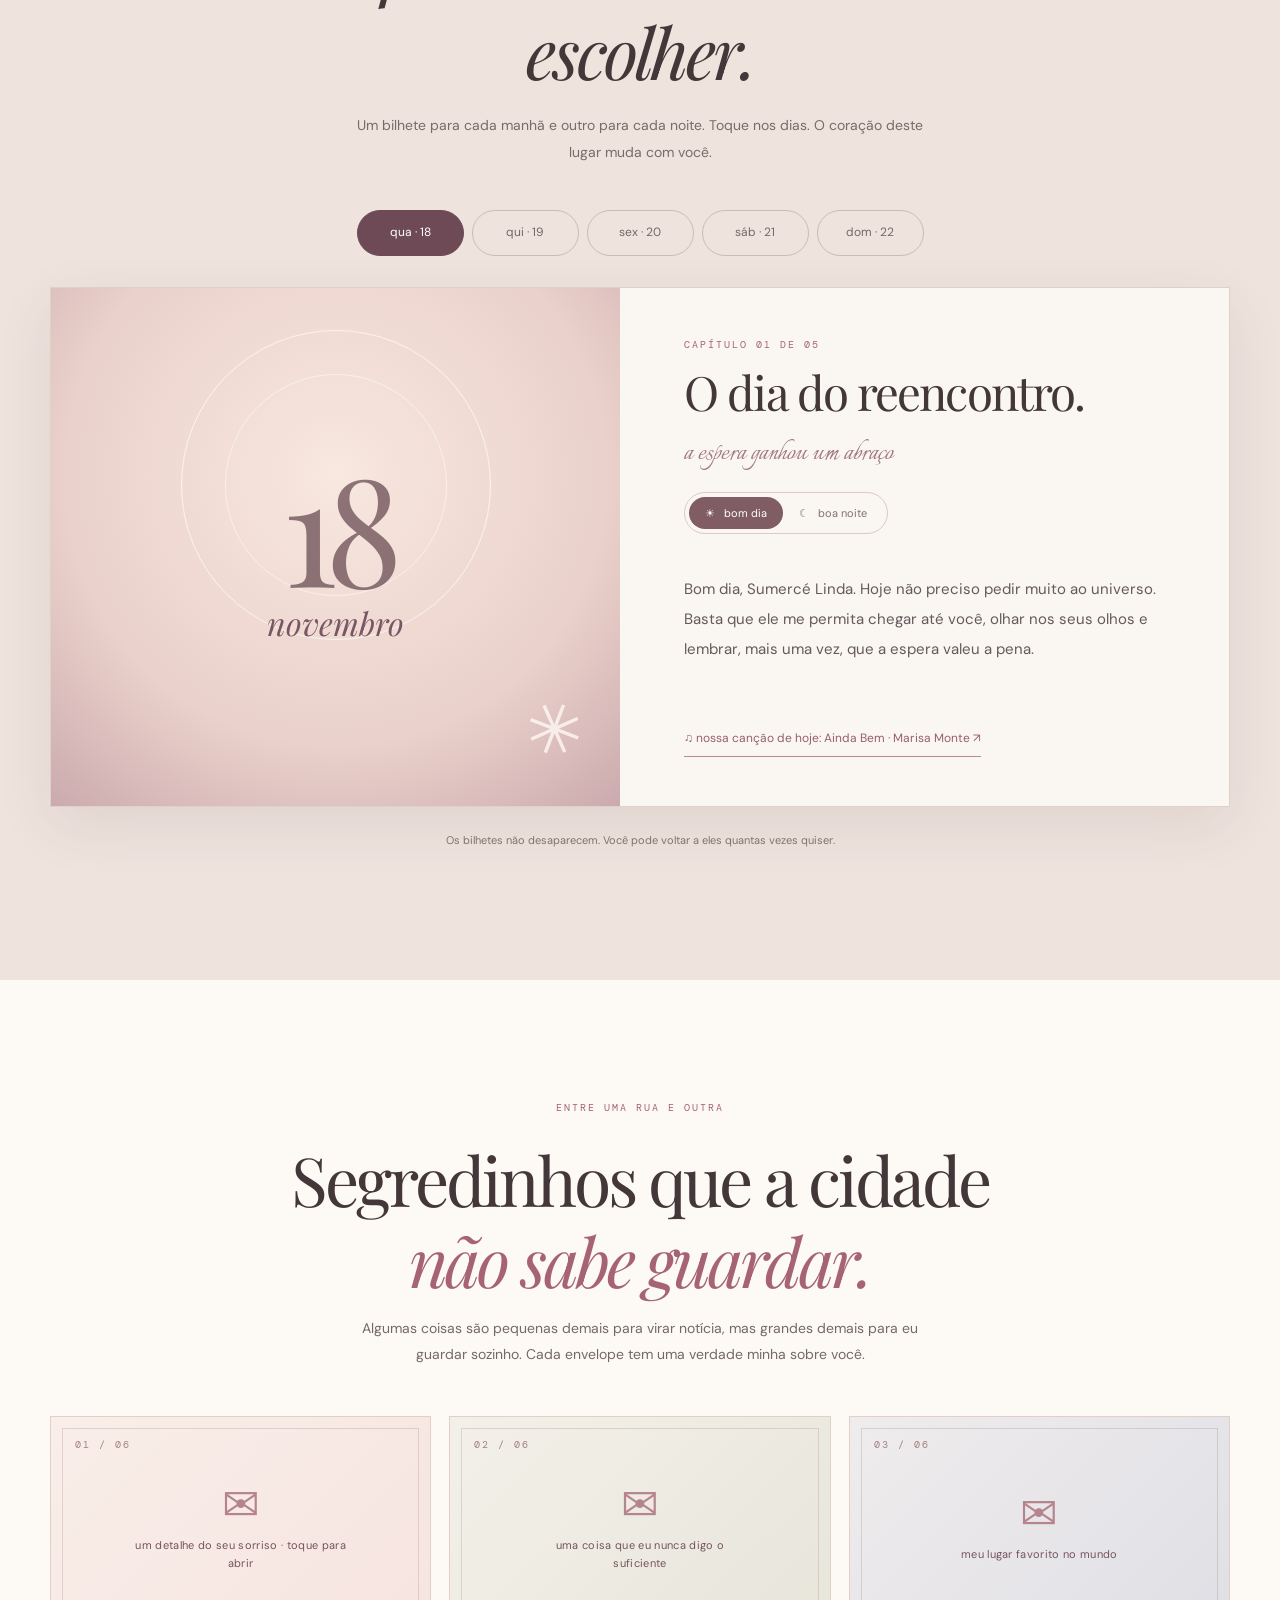
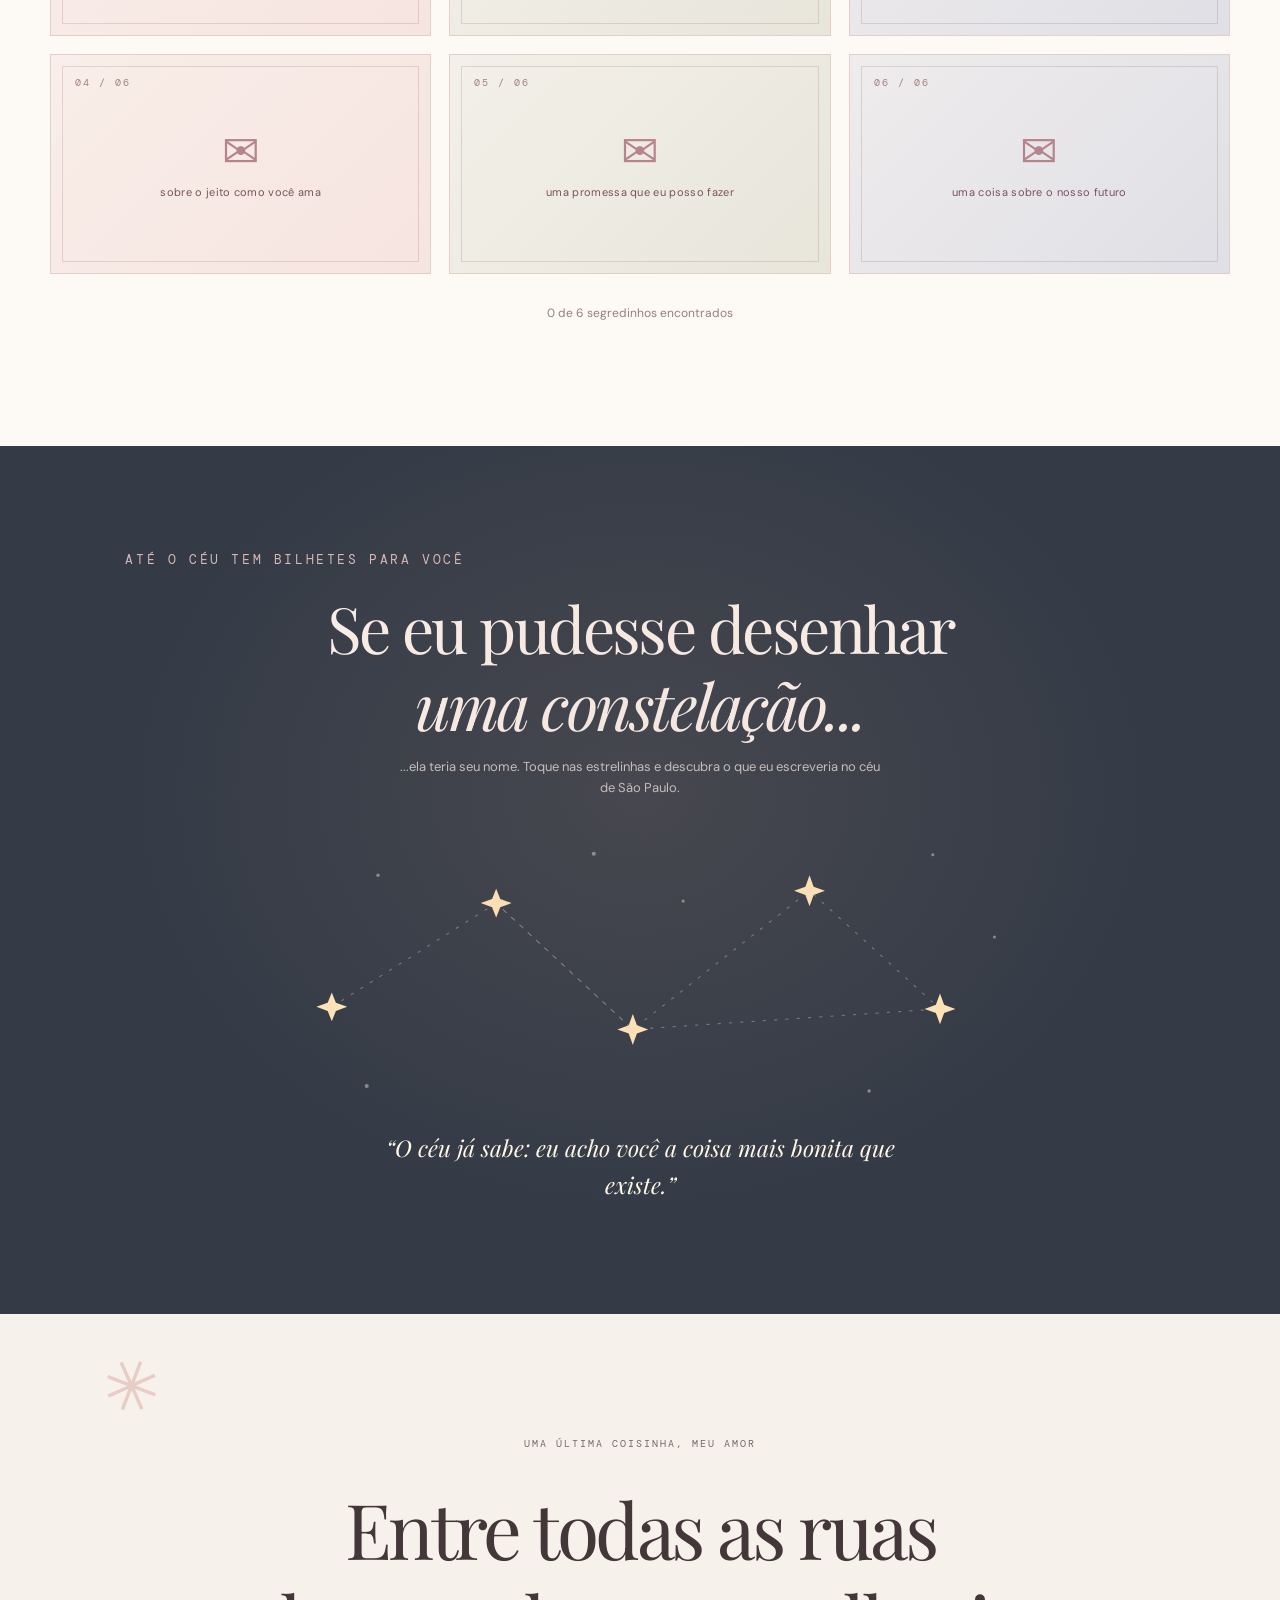
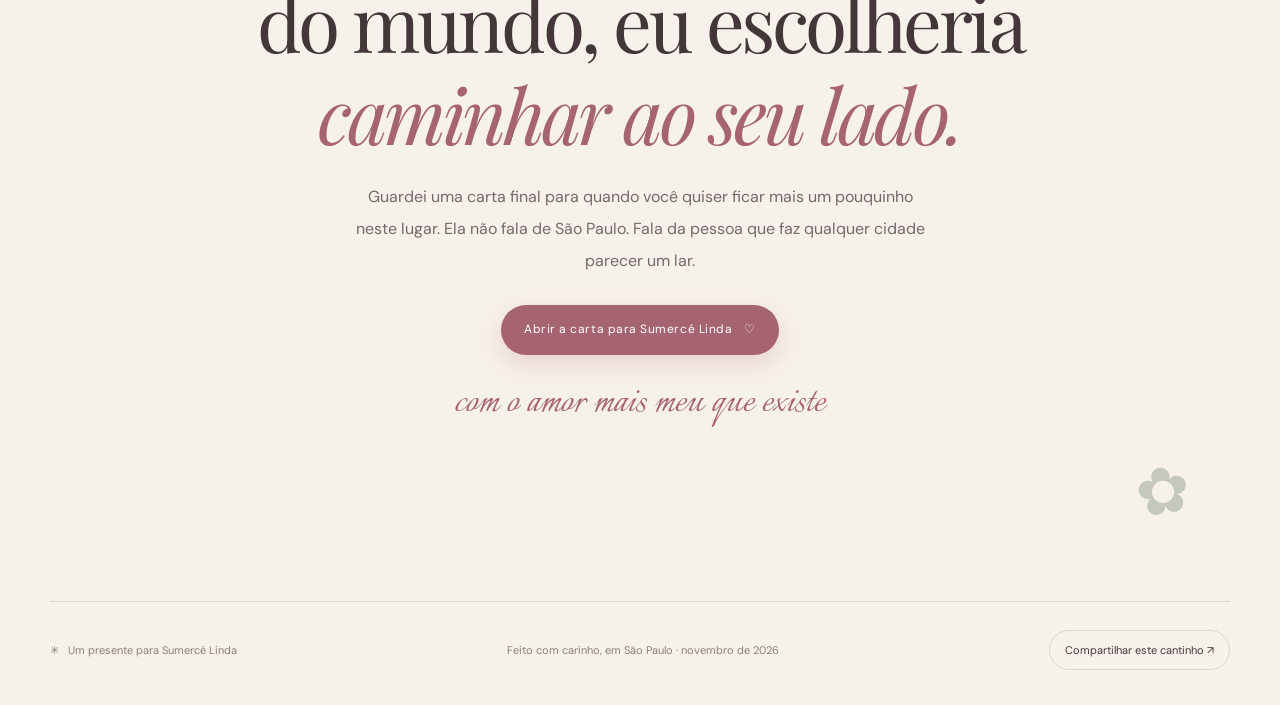
<file: sao-paulo/index.html>
<!doctype html>
<html lang="pt-BR">
<head>
  <meta charset="utf-8">
  <meta name="viewport" content="width=device-width, initial-scale=1">
  <meta name="theme-color" content="#f7f1eb">
  <meta name="description" content="Um pedacinho de São Paulo transformado em carta de amor para a minha Sumercé Linda. Cinco dias, muitas descobertas e um segredo só nosso.">
  <meta property="og:type" content="website">
  <meta property="og:title" content="São Paulo, com você | Para Sumercé Linda">
  <meta property="og:description" content="Uma cidade inteira, uma só certeza: você é a minha parte favorita.">
  <title>São Paulo, com você · para Sumercé Linda</title>
  <link rel="preconnect" href="https://fonts.googleapis.com">
  <link rel="preconnect" href="https://fonts.gstatic.com" crossorigin>
  <link href="https://fonts.googleapis.com/css2?family=DM+Sans:wght@300;400;500;600;700&family=DM+Mono:wght@400;500&family=Italianno&family=Playfair+Display:ital,wght@0,400;0,500;1,400;1,500&display=swap" rel="stylesheet">
  <style>
    :root{--paper:#f7f1eb;--paper2:#fdf9f4;--ink:#43373a;--muted:#74696a;--rose:#a66372;--rose2:#e6bcc1;--terracotta:#ba7b6e;--gold:#bca17e;--line:rgba(93,69,66,.17);--sage:#788c7a;--deep:#3f4952;--shadow:0 24px 70px rgba(84,53,63,.11)}
    *,*::before,*::after{box-sizing:border-box}
    html{scroll-behavior:smooth}
    body{margin:0;background:var(--paper);color:var(--ink);font-family:"DM Sans",Arial,sans-serif;font-size:16px;line-height:1.65;overflow-x:hidden;-webkit-font-smoothing:antialiased}
    body::before{content:"";position:fixed;inset:0;pointer-events:none;opacity:.25;z-index:50;background-image:url("data:image/svg+xml,%3Csvg viewBox='0 0 180 180' xmlns='http://www.w3.org/2000/svg'%3E%3Cfilter id='n'%3E%3CfeTurbulence type='fractalNoise' baseFrequency='.82' numOctaves='3' stitchTiles='stitch'/%3E%3C/filter%3E%3Crect width='100%25' height='100%25' opacity='.12' filter='url(%23n)'/%3E%3C/svg%3E")}
    button,a{font:inherit}a{color:inherit}button{cursor:pointer}img,svg{max-width:100%}button:focus-visible,a:focus-visible{outline:3px solid #a66372;outline-offset:4px}
    ::selection{background:#e7c5c6;color:#4a333b}
    .skip-link{position:absolute;left:-999px;z-index:200;background:#fff;padding:12px}.skip-link:focus{left:12px;top:12px}
    .wrap{width:min(1180px,calc(100% - 64px));margin-inline:auto}
    .micro{font-family:"DM Mono",monospace;font-size:10px;letter-spacing:.20em;text-transform:uppercase}
    .serif{font-family:"Playfair Display",Georgia,serif;font-weight:400}
    .script{font-family:"Italianno",cursive;font-weight:400}
    .accent{color:var(--rose)}.soft{color:var(--muted)}.center{text-align:center}
    .rule{height:1px;background:var(--line);width:100%}
    .nav{height:76px;display:flex;align-items:center;justify-content:space-between;gap:20px;position:relative;z-index:20}
    .brand{text-decoration:none;display:flex;align-items:center;gap:11px;font-size:13px;font-weight:600;letter-spacing:.02em}
    .brand-symbol{width:32px;height:32px;color:var(--rose);display:inline-flex;align-items:center;justify-content:center;font-family:Georgia,serif;font-size:30px;font-weight:400}
    .nav-links{display:flex;align-items:center;gap:27px}.nav-links a{text-decoration:none;font-size:12px;color:var(--muted);transition:color .2s}.nav-links a:hover{color:var(--rose)}
    .nav-button{border:1px solid var(--line);background:transparent;border-radius:999px;padding:10px 15px;font-size:11px;color:var(--ink);transition:.25s}.nav-button:hover{background:#fff}
    .hero{position:relative;min-height:min(800px,calc(100svh - 75px));min-height:max(650px,calc(100svh - 75px));display:flex;flex-direction:column;align-items:center;justify-content:center;text-align:center;isolation:isolate;overflow:hidden}
    .hero::before{content:"";position:absolute;left:50%;top:9%;transform:translateX(-50%);width:min(74vw,800px);aspect-ratio:1;border:1px solid rgba(169,126,115,.17);border-radius:50%;z-index:-1}
    .hero::after{content:"";position:absolute;left:50%;top:17%;transform:translateX(-50%);width:min(60vw,625px);aspect-ratio:1;border:1px solid rgba(169,126,115,.12);border-radius:50%;z-index:-1}
    .floating-note{position:absolute;font-family:"Italianno",cursive;font-size:31px;color:#bb8491;opacity:.9;transform:rotate(-10deg)}
    .floating-note.left{left:5%;top:18%}.floating-note.right{right:6%;top:25%;transform:rotate(9deg)}
    .hero-kicker{display:flex;gap:15px;align-items:center;justify-content:center;color:#997d7c;margin-top:14px;margin-bottom:23px}
    .hero-kicker span{height:1px;width:26px;background:#c9b6ac}
    h1{font-family:"Playfair Display",Georgia,serif;font-weight:400;letter-spacing:-.056em;line-height:1.06;font-size:clamp(56px,7.8vw,117px);max-width:1060px;margin:0 auto}
    h1 em{font-weight:400;color:var(--rose);position:relative;white-space:nowrap}
    h1 em::after{content:"";position:absolute;left:5%;right:0;bottom:-8px;height:13px;border-bottom:2px solid #cb9d9c;border-radius:50%}
    .hero-desc{max-width:490px;font-size:15px;color:var(--muted);margin:34px auto 22px;line-height:1.9}
    .hero-cta{display:inline-flex;align-items:center;gap:12px;color:white;background:var(--rose);border:0;padding:15px 23px;border-radius:100px;font-size:12px;letter-spacing:.045em;transition:transform .2s,background .2s;text-decoration:none;box-shadow:0 9px 25px rgba(169,90,110,.2)}
    .hero-cta:hover{transform:translateY(-3px);background:#8c4e5e}
    .hero-date{margin-top:26px;font-size:10px;color:#968583}
    .city-illustration{position:relative;width:100%;height:275px;margin-top:-21px;overflow:hidden;pointer-events:none}
    .city-illustration svg{display:block;height:100%;width:100%}
    .scroll-hint{position:absolute;bottom:20px;left:50%;transform:translateX(-50%);font-size:10px;letter-spacing:.15em;color:#947e7b;z-index:1}
    section{scroll-margin-top:30px}
    .intro{padding:105px 0 110px;text-align:center;background:var(--paper2);position:relative}
    .ornament{font-family:Georgia,serif;font-size:25px;color:var(--rose);margin:14px 0}
    .section-kicker{color:var(--rose);margin:0 0 22px}
    .intro h2,.place-title,.five-days h2,.secrets h2,.final-section h2{font-family:"Playfair Display",Georgia,serif;font-weight:400;letter-spacing:-.045em;line-height:1.2}
    .intro h2{font-size:clamp(37px,5vw,67px);margin:0 auto 26px;max-width:800px}
    .intro p{max-width:620px;margin:0 auto;color:var(--muted);line-height:2}
    .intro-script{font-size:45px;color:var(--rose);margin:25px 0 0}
    .place-section{padding:100px 0 110px}
    .place-top{display:flex;align-items:end;justify-content:space-between;gap:30px;margin-bottom:36px}
    .place-title{font-size:clamp(36px,4vw,60px);margin:0;max-width:550px}
    .place-top p{max-width:310px;color:var(--muted);font-size:14px;margin:0 0 8px}
    .postcards{display:grid;grid-template-columns:repeat(3,1fr);gap:19px}
    .postcard{background:#fffaf6;padding:12px 12px 26px;border:1px solid #e9ddd2;box-shadow:0 8px 28px rgba(77,59,56,.045);transform:rotate(-1deg);transition:transform .4s,box-shadow .4s;position:relative}
    .postcard:nth-child(2){transform:translateY(18px) rotate(1.3deg)}.postcard:nth-child(3){transform:rotate(-.6deg)}
    .postcard:hover{transform:translateY(-10px) rotate(0);box-shadow:var(--shadow)}
    .postcard-illustration{height:235px;position:relative;overflow:hidden;display:flex;align-items:center;justify-content:center}
    .postcard-illustration svg{height:100%;width:100%}
    .postcard-body{padding:23px 13px 4px}
    .postcard-body .micro{color:var(--rose);font-size:9px}
    .postcard h3{font:400 25px/1.3 "Playfair Display",Georgia,serif;margin:9px 0 10px}
    .postcard p{font-size:13px;line-height:1.82;color:var(--muted);margin:0}
    .stamp{position:absolute;right:20px;top:20px;width:52px;height:52px;border:1px dashed rgba(78,60,66,.5);border-radius:50%;display:flex;align-items:center;justify-content:center;transform:rotate(16deg);font:9px "DM Mono",monospace;letter-spacing:.09em;color:#835a63;z-index:2}
    .five-days{padding:108px 0 120px;background:#eee3dd;position:relative;overflow:hidden}
    .five-days::before{content:"";position:absolute;width:400px;height:400px;border:1px solid rgba(145,94,100,.1);border-radius:50%;top:-200px;right:-140px}
    .five-days h2{font-size:clamp(39px,5.5vw,71px);max-width:730px;margin:0 auto 18px}
    .five-days .lead{max-width:590px;color:#786b6a;font-size:14px;margin:0 auto 45px;line-height:1.9}
    .day-tabs{display:flex;gap:8px;flex-wrap:wrap;justify-content:center;margin-bottom:31px}
    .day-tab{background:transparent;border:1px solid #cdbcb3;color:#75676a;padding:12px 21px;min-width:107px;border-radius:100px;font-size:12px;transition:.25s}
    .day-tab.active,.day-tab:hover{background:#6d4a55;border-color:#6d4a55;color:white}
    .day-card{display:grid;grid-template-columns:1fr 1.07fr;min-height:470px;background:#faf6f2;box-shadow:0 18px 52px rgba(82,60,64,.095);border:1px solid #dfd0c8;overflow:hidden}
    .day-art{min-height:410px;position:relative;display:flex;flex-direction:column;align-items:center;justify-content:center;padding:45px;overflow:hidden;background:radial-gradient(circle at 50% 36%,#f8e8df,#ead1cb 62%,#cbaaad)}
    .day-art::before{content:"";position:absolute;width:310px;height:310px;border:1px solid rgba(255,255,255,.65);border-radius:50%;top:42px;left:calc(50% - 155px)}
    .day-art::after{content:"";position:absolute;width:222px;height:222px;border:1px solid rgba(255,255,255,.5);border-radius:50%;top:86px;left:calc(50% - 111px)}
    .day-art[data-day="1"]{background:radial-gradient(circle at 50% 35%,#f5e9d5,#ded8c4 70%,#b2bca7)}
    .day-art[data-day="2"]{background:radial-gradient(circle at 50% 35%,#f6e8df,#dbc1b9 70%,#b38c8c)}
    .day-art[data-day="3"]{background:radial-gradient(circle at 50% 35%,#eee9e0,#d4d5d1 70%,#99a9ac)}
    .day-art[data-day="4"]{background:radial-gradient(circle at 50% 35%,#e8e0e5,#c4b2c2 70%,#8e8ba5)}
    .day-art .big-date{z-index:2;font:400 150px/1 "Playfair Display",Georgia,serif;color:rgba(96,66,74,.7);letter-spacing:-.09em}
    .day-art .month{z-index:2;font:italic 32px "Playfair Display",serif;color:#785664;margin-top:0}
    .day-art .tiny-flower{position:absolute;color:#fff9f4;font:70px Georgia;z-index:2;bottom:35px;right:35px;transform:rotate(-24deg);opacity:.8}
    .day-copy{padding:49px clamp(27px,5vw,70px);display:flex;flex-direction:column;justify-content:center}
    .day-copy .micro{color:var(--rose)}
    .day-copy h3{font:400 clamp(35px,3.7vw,54px)/1.16 "Playfair Display",Georgia,serif;letter-spacing:-.04em;margin:12px 0 14px}
    .day-sub{color:#a2797a;font:31px "Italianno",cursive;margin-bottom:19px}
    .mode{display:inline-flex;align-items:center;border:1px solid #ddcbc3;padding:4px;border-radius:100px;align-self:flex-start;margin-bottom:25px}
    .mode button{border:0;border-radius:100px;padding:7px 16px;background:transparent;color:#847172;font-size:11px}
    .mode button[aria-pressed="true"]{background:#805d65;color:#fff}
    #day-text{font-size:15px;line-height:2;color:#65595c;min-height:120px;transition:opacity .2s}
    .song-link{display:inline-flex;align-items:center;gap:9px;margin-top:20px;font-size:12px;color:#965f6f;text-decoration:none;border-bottom:1px solid #b58a92;padding-bottom:7px;width:fit-content}
    .song-link:hover{color:#6e3f50}
    .day-note{margin-top:24px;color:#83716c;font-size:11px;text-align:center}
    .secrets{padding:120px 0 122px;background:var(--paper2)}
    .secrets h2{font-size:clamp(42px,5.3vw,71px);margin:0 auto 13px;max-width:740px}
    .secrets .lead{max-width:580px;margin:0 auto 48px;color:var(--muted);line-height:1.9;font-size:14px}
    .secret-grid{display:grid;grid-template-columns:repeat(3,minmax(0,1fr));gap:18px}
    .secret{height:220px;border:1px solid #e2cfc8;background:linear-gradient(135deg,#f9eee9,#f6e4e0);position:relative;display:flex;flex-direction:column;align-items:center;justify-content:center;gap:12px;padding:24px;transition:transform .28s,background .28s;overflow:hidden;text-align:center;color:#76535b}
    .secret:nth-child(2),.secret:nth-child(5){background:linear-gradient(135deg,#f2f0e8,#e8e6db)}
    .secret:nth-child(3),.secret:nth-child(6){background:linear-gradient(135deg,#eeecec,#e0dfe5)}
    .secret:hover{transform:translateY(-4px)}
    .secret::before{content:"";position:absolute;inset:11px;border:1px solid rgba(118,77,83,.18);pointer-events:none}
    .secret .number{position:absolute;left:24px;top:20px;font-size:10px;color:#a58184}
    .secret .icon-envelope{font:45px "Playfair Display",serif;line-height:1;color:#b6848d;transition:transform .3s}
    .secret .secret-hint{font-size:11px;letter-spacing:.03em;max-width:220px}
    .secret .reveal{display:none;font:italic 19px/1.6 "Playfair Display",serif;color:#604750;max-width:300px}
    .secret.open{background:#fffaf6!important}
    .secret.open .icon-envelope,.secret.open .secret-hint{display:none}
    .secret.open .reveal{display:block}
    .secret-progress{text-align:center;margin:30px 0 0;color:#957f7f;font-size:12px}
    .last-secret{display:none;margin:24px auto 0;background:var(--rose);color:white;border:0;padding:13px 23px;border-radius:100px;font-size:12px}
    .last-secret.visible{display:block}
    .constellation{background:#343b46;color:#faf0e9;padding:103px 0 110px;position:relative;overflow:hidden;text-align:center}
    .constellation:before{content:"";position:absolute;inset:0;background:radial-gradient(ellipse at 50% 40%,rgba(196,154,141,.13),transparent 57%);pointer-events:none}
    .constellation h2{font:400 clamp(39px,5vw,65px)/1.2 "Playfair Display",serif;letter-spacing:-.04em;margin:0 0 12px}
    .constellation p{font-size:13px;color:#c7c1c0;max-width:490px;margin:0 auto}
    .sky{width:min(750px,100%);margin:25px auto 0;display:block}
    .sky .star-point{cursor:pointer;transition:transform .25s;transform-box:fill-box;transform-origin:center}
    .sky .star-point:hover,.sky .star-point:focus{transform:scale(1.3)}
    .sky .star-point:focus{outline:none;filter:drop-shadow(0 0 5px #fff)}
    #star-message{min-height:74px;max-width:560px;margin:7px auto 0;color:#fff7e8;font:italic 23px/1.65 "Playfair Display",serif}
    .final-section{padding:120px 0 145px;text-align:center;position:relative}
    .final-section h2{max-width:800px;margin:0 auto 22px;font-size:clamp(42px,6vw,83px)}
    .final-section p{max-width:570px;margin:0 auto 28px;color:var(--muted);line-height:2}
    .signature{font:45px "Italianno",cursive;color:var(--rose);margin:20px 0 25px}
    .footer{border-top:1px solid var(--line);padding:28px 0 35px;display:flex;justify-content:space-between;align-items:center;gap:15px;color:#8e7d7e;font-size:11px}
    .flower-float{position:absolute;pointer-events:none;opacity:.8}
    .flower-float.one{top:32px;left:8%;font:70px Georgia;color:#e5c3be;transform:rotate(21deg)}
    .flower-float.two{bottom:8%;right:7%;font:65px Georgia;color:#b9beb2;transform:rotate(-10deg)}
    .petal{position:fixed;top:-20px;left:0;border-radius:70% 0 70% 0;width:8px;height:13px;background:#d8a4a5;opacity:.55;pointer-events:none;z-index:30;animation:fall linear forwards}
    @keyframes fall{to{transform:translate(90px,110vh) rotate(540deg);opacity:0}}
    .modal{position:fixed;inset:0;z-index:100;background:rgba(30,29,34,.67);display:none;align-items:center;justify-content:center;padding:20px;backdrop-filter:blur(9px)}
    .modal.open{display:flex}
    .modal-panel{background:#fcf6ef;position:relative;max-width:670px;width:100%;max-height:90svh;overflow:auto;padding:clamp(30px,6vw,78px);box-shadow:0 20px 80px rgba(0,0,0,.2);text-align:center;border:1px solid #d4c2b5}
    .modal-panel:before{content:"";position:absolute;inset:13px;border:1px solid #ddcfc6;pointer-events:none}
    .modal-close{position:absolute;right:24px;top:20px;background:transparent;border:0;font-size:28px;color:#856971;line-height:1}
    .modal-panel h2{font:400 clamp(37px,5vw,60px)/1.1 "Playfair Display",serif;letter-spacing:-.04em;margin:12px 0 24px}
    .modal-panel p{color:#6b5b5e;line-height:2.05;font-size:15px}
    .modal-panel .script{font-size:42px;color:#a66b79;margin-top:16px}
    .toast{position:fixed;bottom:24px;left:50%;transform:translate(-50%,20px);background:#684b56;color:white;padding:12px 18px;border-radius:100px;font-size:12px;opacity:0;transition:.25s;z-index:120;pointer-events:none;text-align:center;max-width:calc(100% - 30px)}
    .toast.show{opacity:1;transform:translate(-50%,0)}
    .reveal-scroll{opacity:0;transform:translateY(22px);transition:opacity .8s,transform .8s}
    .reveal-scroll.in-view{opacity:1;transform:translateY(0)}
    body.night{--paper:#eae5e8;--paper2:#f5f0f1;--ink:#403b48;--rose:#8e637c}
    body.night .hero{background:radial-gradient(ellipse at center,#eeebe9,#e2dade)}
    @media(max-width:900px){
      .hero{min-height:750px}.postcard-illustration{height:200px}.place-top{align-items:start}
      .day-copy{padding:40px}.day-art .big-date{font-size:125px}
      .floating-note.left{left:1%}.floating-note.right{right:1%}
    }
    @media(max-width:680px){
      .wrap{width:min(100% - 36px,540px)}
      .nav{height:68px}.nav-links a{display:none}.nav-links{gap:8px}.nav-button{font-size:10px;padding:8px 12px}
      .brand{font-size:11px}.brand-symbol{width:24px;font-size:24px}
      .hero{min-height:680px;padding-top:80px;justify-content:flex-start}
      .hero::before{width:540px;top:6%}.hero::after{width:420px;top:14%}
      .hero-kicker{font-size:9px;margin-bottom:20px}h1{font-size:clamp(53px,12vw,80px)}
      .hero-desc{font-size:13px;max-width:340px;margin-top:26px}
      .floating-note{font-size:22px}.floating-note.left{top:9%}.floating-note.right{top:16%}
      .city-illustration{height:190px;margin-top:-105px}.scroll-hint{display:none}
      .intro,.place-section,.five-days,.secrets,.constellation,.final-section{padding-block:78px}
      .intro h2{font-size:42px}.intro p{font-size:14px}
      .place-top{display:block}.place-top p{margin-top:18px}.postcards{grid-template-columns:1fr;gap:23px}
      .postcard,.postcard:nth-child(2),.postcard:nth-child(3){transform:none}
      .postcard-illustration{height:235px}
      .day-tabs{gap:6px}.day-tab{min-width:0;padding:10px 12px;font-size:10px;flex:1}
      .day-card{grid-template-columns:1fr}.day-art{min-height:210px;padding:15px}
      .day-art::before{top:-50px}.day-art::after{top:-4px}
      .day-art .big-date{font-size:94px}.day-art .month{font-size:25px}
      .day-art .tiny-flower{font-size:38px;bottom:18px;right:20px}
      .day-copy{padding:31px 27px 40px}.day-copy h3{font-size:38px}
      .day-sub{margin-bottom:13px}.secret-grid{grid-template-columns:1fr 1fr;gap:9px}
      .secret{height:190px;padding:12px}.secret .reveal{font-size:15px}.secret .secret-hint{font-size:10px}.secret .number{left:16px;top:13px}
      .constellation h2{font-size:43px}#star-message{font-size:20px}
      .footer{display:block;text-align:center}.footer span{display:block;margin:8px}
      .flower-float.one{left:0}.flower-float.two{right:0}
    }
    @media(max-width:360px){.nav-button{padding:7px 8px}.brand{gap:2px}.hero{min-height:640px}.hero h1{font-size:49px}.day-tab{padding:9px 7px}.secret-grid{grid-template-columns:1fr}}
    @media(prefers-reduced-motion:reduce){
      *,*::before,*::after{scroll-behavior:auto!important;animation:none!important;transition:none!important}
      .reveal-scroll{opacity:1;transform:none}
    }
  </style>
</head>
<body>
  <a class="skip-link" href="#conteudo">Pular para o conteúdo</a>
  <header class="nav wrap">
    <a class="brand" href="#inicio" aria-label="Voltar ao início"><span class="brand-symbol" aria-hidden="true">✳</span> uma cidade, um amor</a>
    <nav class="nav-links" aria-label="Navegação principal">
      <a href="#cidade">a cidade</a><a href="#dias">nossos dias</a><a href="#segredos">segredinhos</a>
      <button class="nav-button" id="night-toggle" type="button" aria-pressed="false">☾ &nbsp; luz suave</button>
    </nav>
  </header>

  <main id="conteudo">
    <section class="hero" id="inicio">
      <div class="floating-note left" aria-hidden="true">sorte a minha</div>
      <div class="floating-note right" aria-hidden="true">meu bem querer</div>
      <div class="wrap">
        <div class="hero-kicker micro"><span></span>uma carta escondida na cidade<span></span></div>
        <h1>São Paulo ficou<br>mais bonita <em>com você.</em></h1>
        <p class="hero-desc">Para a minha Sumercé Linda. Um lugar pequenininho na internet, feito para lembrar que, mesmo numa cidade imensa, meu olhar sempre procura o mesmo sorriso.</p>
        <a class="hero-cta" href="#carta">Começar nossa história <span aria-hidden="true">↗</span></a>
        <p class="hero-date micro">18 a 22 de novembro · um presente só seu</p>
      </div>
    </section>

    <div class="city-illustration" aria-label="Ilustração poética do horizonte de São Paulo, com o MASP e árvores">
      <svg viewBox="0 0 1440 280" preserveAspectRatio="xMidYMax slice" role="img" aria-label="Horizonte ilustrado de São Paulo em tons rosados">
        <defs>
          <linearGradient id="clouds" x1="0" x2="0" y1="0" y2="1"><stop stop-color="#f7f1eb"/><stop offset="1" stop-color="#edd6d1"/></linearGradient>
          <linearGradient id="build" x1="0" x2="0" y1="0" y2="1"><stop stop-color="#d6b8b7"/><stop offset="1" stop-color="#ae8993"/></linearGradient>
          <linearGradient id="ground" x1="0" x2="0" y1="0" y2="1"><stop stop-color="#b4a19c"/><stop offset="1" stop-color="#aa8c8b"/></linearGradient>
        </defs>
        <rect width="1440" height="280" fill="url(#clouds)"/>
        <circle cx="1040" cy="75" r="42" fill="#f0d5bd" opacity=".85"/>
        <g fill="#dfc8c2" opacity=".8">
          <rect x="30" y="165" width="65" height="100"/><rect x="100" y="131" width="44" height="133"/><rect x="152" y="155" width="63" height="112"/>
          <rect x="221" y="178" width="68" height="90"/><rect x="309" y="126" width="32" height="144"/>
          <rect x="356" y="145" width="70" height="125"/><rect x="433" y="183" width="48" height="88"/><rect x="985" y="164" width="80" height="110"/>
          <rect x="1068" y="121" width="55" height="154"/><rect x="1130" y="148" width="40" height="124"/><rect x="1180" y="101" width="46" height="172"/>
          <rect x="1239" y="139" width="70" height="136"/><rect x="1321" y="161" width="48" height="115"/><rect x="1380" y="118" width="50" height="158"/>
        </g>
        <g fill="url(#build)">
          <rect x="470" y="172" width="64" height="97"/><rect x="541" y="136" width="44" height="130"/><rect x="595" y="173" width="41" height="99"/>
          <rect x="644" y="151" width="38" height="120"/><rect x="690" y="167" width="48" height="104"/><rect x="744" y="134" width="41" height="137"/>
          <rect x="792" y="172" width="68" height="99"/><rect x="870" y="155" width="51" height="116"/><rect x="933" y="173" width="46" height="98"/>
        </g>
        <g fill="#f4e5df" opacity=".5">
          <path d="M105 150h6v5h-6zm20 0h6v5h-6zm0 20h6v5h-6zm-20 20h6v5h-6zM556 155h5v6h-5zm16 0h5v6h-5zm-16 22h5v6h-5zm16 22h5v6h-5zM760 160h5v6h-5zm14 0h5v6h-5zm-14 25h5v6h-5zM1193 122h5v5h-5zm17 0h5v5h-5zm-17 18h5v5h-5z"/>
        </g>
        <g transform="translate(575 177)">
          <rect x="0" y="0" width="260" height="63" rx="2" fill="#d8c0b8"/>
          <rect x="0" y="0" width="260" height="8" fill="#a96871"/>
          <path d="M14 10v64m232-64v64" stroke="#a96871" stroke-width="10"/>
          <path d="M32 70h195" stroke="#aa8f8c" stroke-width="3"/>
          <path d="M22 27h217M22 46h217" stroke="#edd9d2" stroke-width="1.5"/>
        </g>
        <path d="M0 247Q170 227 330 248T660 247T1010 243T1440 249V280H0Z" fill="url(#ground)" opacity=".7"/>
        <g fill="#8a9a86" opacity=".9">
          <circle cx="295" cy="232" r="26"/><circle cx="264" cy="242" r="21"/><circle cx="326" cy="245" r="24"/>
          <circle cx="997" cy="236" r="22"/><circle cx="1030" cy="241" r="25"/><circle cx="1370" cy="238" r="23"/><circle cx="1410" cy="237" r="25"/>
        </g>
        <path d="M0 259Q370 244 720 262T1440 256v24H0Z" fill="#a08f8b" opacity=".5"/>
      </svg>
    </div>

    <section class="intro" id="carta">
      <div class="wrap reveal-scroll">
        <div class="section-kicker micro">antes de qualquer passeio</div>
        <div class="ornament" aria-hidden="true">✳</div>
        <h2>Se a cidade tem milhões de histórias,<br><i class="accent">a minha favorita é a nossa.</i></h2>
        <p>Minha Sumercé Linda, eu poderia te mostrar ruas, parques, livrarias e cafés. Mas, se você me perguntar qual é a coisa mais bonita de São Paulo, eu vou responder sem pensar: é a maneira como a cidade muda quando estou com você. O barulho fica mais distante. O tempo, mais generoso. E o mundo parece caber direitinho no espaço entre a sua mão e a minha.</p>
        <p class="intro-script script">você é o meu lugar bonito</p>
      </div>
    </section>

    <section class="place-section" id="cidade">
      <div class="wrap">
        <div class="place-top reveal-scroll">
          <div><p class="micro section-kicker">postais que eu escreveria para você</p><h2 class="place-title">Três jeitos de olhar São Paulo.<br><i class="accent">Todos terminam em você.</i></h2></div>
          <p>Não são roteiros nem promessas de lugares visitados. São pequenos cenários onde meu amor por você inventa maneiras de se dizer.</p>
        </div>
        <div class="postcards">
          <article class="postcard reveal-scroll">
            <div class="postcard-illustration" style="background:#eedbd4">
              <span class="stamp" aria-hidden="true">SP · 01</span>
              <svg viewBox="0 0 360 235" aria-hidden="true">
                <circle cx="265" cy="61" r="34" fill="#f8e8c7"/><g fill="#d2a9a5"><rect x="19" y="102" width="57" height="133"/><rect x="78" y="71" width="37" height="164"/><rect x="126" y="123" width="46" height="112"/><rect x="285" y="98" width="60" height="137"/></g>
                <g transform="translate(60 120)"><rect width="240" height="59" fill="#e9c9c0"/><rect width="240" height="7" fill="#9d5763"/><path d="M17 6v90m206-90v90" stroke="#aa6470" stroke-width="9"/><path d="M36 78h168" stroke="#956d70" stroke-width="3"/></g>
                <path d="M0 215Q100 196 197 214T360 214V235H0Z" fill="#a4a795"/><g fill="#849886"><circle cx="30" cy="208" r="25"/><circle cx="323" cy="209" r="33"/></g>
              </svg>
            </div>
            <div class="postcard-body"><div class="micro">av. paulista · a pressa da cidade</div><h3>O tempo fica manso.</h3><p>São Paulo corre o dia inteiro. Mas, quando você sorri para mim, não existe um único lugar aonde eu tenha pressa de chegar.</p></div>
          </article>
          <article class="postcard reveal-scroll">
            <div class="postcard-illustration" style="background:#e5e6d9">
              <span class="stamp" aria-hidden="true">SP · 02</span>
              <svg viewBox="0 0 360 235" aria-hidden="true">
                <circle cx="276" cy="58" r="35" fill="#f4dfc5"/><path d="M0 174Q100 144 185 172T360 168V235H0Z" fill="#bfccba"/><path d="M0 198Q110 176 196 196T360 193V235H0Z" fill="#a7baaa"/>
                <path d="M154 234v-91" stroke="#806d64" stroke-width="9" stroke-linecap="round"/><g fill="#8fa28c"><circle cx="128" cy="132" r="48"/><circle cx="181" cy="118" r="47"/><circle cx="157" cy="84" r="48"/><circle cx="104" cy="101" r="31"/><circle cx="211" cy="152" r="28"/></g>
                <g fill="#d2b8af"><path d="M0 235Q100 212 190 230T360 232" stroke="#ead9bd" stroke-width="9" fill="none"/></g>
                <g fill="#fff5e9"><circle cx="55" cy="203" r="5"/><circle cx="294" cy="204" r="5"/><circle cx="315" cy="225" r="4"/></g>
              </svg>
            </div>
            <div class="postcard-body"><div class="micro">ibirapuera · a calma</div><h3>Um silêncio que abraça.</h3><p>Entre as árvores e a luz atravessando as folhas, eu só desejaria uma coisa: ouvir você me contar qualquer bobagem, para guardar sua voz comigo.</p></div>
          </article>
          <article class="postcard reveal-scroll">
            <div class="postcard-illustration" style="background:#e8dfdf">
              <span class="stamp" aria-hidden="true">SP · 03</span>
              <svg viewBox="0 0 360 235" aria-hidden="true">
                <path d="M0 100h360" stroke="#8e858b" stroke-width="2"/>
                <path d="M30 100q0 10 10 10h26q10 0 10-10zM142 100q0 10 10 10h26q10 0 10-10zM254 100q0 10 10 10h26q10 0 10-10z" fill="#b7787b"/>
                <path d="M53 101v57m112-57v68m112-68v59" stroke="#8e6b76" stroke-width="1.5"/>
                <g fill="#bf8f91"><rect x="29" y="123" width="49" height="52" rx="12"/><rect x="141" y="134" width="49" height="52" rx="12"/><rect x="253" y="123" width="49" height="52" rx="12"/></g>
                <g stroke="#f2e5d7" stroke-width="2"><path d="M53 131v34m-12-18h25M165 142v35m-12-18h25M277 131v34m-12-18h25"/></g>
                <path d="M0 210Q75 193 150 210T360 208v27H0Z" fill="#b8aaa5"/>
                <g fill="#9ca4a0" opacity=".6"><rect x="10" y="164" width="31" height="55"/><rect x="319" y="155" width="28" height="66"/><rect x="104" y="194" width="24" height="27"/></g>
              </svg>
            </div>
            <div class="postcard-body"><div class="micro">liberdade · pequenos desejos</div><h3>O brilho das coisas simples.</h3><p>Até as lanternas parecem guardar desejos. O meu é simples: que a vida sempre encontre um jeito de colocar sua mão perto da minha.</p></div>
          </article>
        </div>
      </div>
    </section>

    <section class="five-days" id="dias">
      <div class="wrap">
        <div class="center reveal-scroll">
          <p class="micro section-kicker">um pequeno calendário para nós</p>
          <h2>Cinco dias.<br><i>Infinitas maneiras de te escolher.</i></h2>
          <p class="lead">Um bilhete para cada manhã e outro para cada noite. Toque nos dias. O coração deste lugar muda com você.</p>
        </div>
        <div class="day-tabs" role="group" aria-label="Escolha um dia">
          <button class="day-tab active" type="button" data-day="0" aria-pressed="true">qua · 18</button>
          <button class="day-tab" type="button" data-day="1" aria-pressed="false">qui · 19</button>
          <button class="day-tab" type="button" data-day="2" aria-pressed="false">sex · 20</button>
          <button class="day-tab" type="button" data-day="3" aria-pressed="false">sáb · 21</button>
          <button class="day-tab" type="button" data-day="4" aria-pressed="false">dom · 22</button>
        </div>
        <div class="day-card" aria-live="polite">
          <div class="day-art" id="day-art" data-day="0" aria-hidden="true"><div class="big-date" id="day-number">18</div><div class="month">novembro</div><div class="tiny-flower">✳</div></div>
          <div class="day-copy">
            <span class="micro" id="day-chapter">CAPÍTULO 01 DE 05</span>
            <h3 id="day-title">O dia do reencontro.</h3>
            <div class="day-sub" id="day-subtitle">para a minha menina bonita</div>
            <div class="mode" role="group" aria-label="Escolha o momento do dia">
              <button type="button" id="morning" aria-pressed="true">☀ &nbsp; bom dia</button>
              <button type="button" id="evening" aria-pressed="false">☾ &nbsp; boa noite</button>
            </div>
            <p id="day-text">Bom dia, Sumercé Linda. Hoje não preciso pedir muito ao universo. Basta que ele me permita chegar até você, olhar nos seus olhos e lembrar, mais uma vez, que a espera valeu a pena.</p>
            <a class="song-link" id="song-link" href="https://www.youtube.com/results?search_query=Marisa+Monte+Ainda+Bem" target="_blank" rel="noopener noreferrer">♫ &nbsp; nossa canção de hoje: Ainda Bem <span aria-hidden="true">↗</span></a>
          </div>
        </div>
        <p class="day-note">Os bilhetes não desaparecem. Você pode voltar a eles quantas vezes quiser.</p>
      </div>
    </section>

    <section class="secrets" id="segredos">
      <div class="wrap">
        <div class="center reveal-scroll">
          <p class="micro section-kicker">entre uma rua e outra</p>
          <h2>Segredinhos que a cidade<br><i class="accent">não sabe guardar.</i></h2>
          <p class="lead">Algumas coisas são pequenas demais para virar notícia, mas grandes demais para eu guardar sozinho. Cada envelope tem uma verdade minha sobre você.</p>
        </div>
        <div class="secret-grid" aria-label="Seis segredos para descobrir">
          <button class="secret" type="button" data-secret="0" aria-expanded="false"><span class="number micro">01 / 06</span><span class="icon-envelope" aria-hidden="true">✉</span><span class="secret-hint">um detalhe do seu sorriso · toque para abrir</span><span class="reveal">Às vezes eu lembro do seu sorriso no meio de uma tarefa difícil, e o dia fica menos pesado sem você nem perceber.</span></button>
          <button class="secret" type="button" data-secret="1" aria-expanded="false"><span class="number micro">02 / 06</span><span class="icon-envelope" aria-hidden="true">✉</span><span class="secret-hint">uma coisa que eu nunca digo o suficiente</span><span class="reveal">Eu admiro a mulher que você é, inclusive nos dias em que você mesma não percebe o quanto é extraordinária.</span></button>
          <button class="secret" type="button" data-secret="2" aria-expanded="false"><span class="number micro">03 / 06</span><span class="icon-envelope" aria-hidden="true">✉</span><span class="secret-hint">meu lugar favorito no mundo</span><span class="reveal">Não é uma cidade. Não é uma paisagem. É aquele instante em que posso encostar a cabeça perto da sua e ficar em paz.</span></button>
          <button class="secret" type="button" data-secret="3" aria-expanded="false"><span class="number micro">04 / 06</span><span class="icon-envelope" aria-hidden="true">✉</span><span class="secret-hint">sobre o jeito como você ama</span><span class="reveal">Eu vejo o carinho que existe nos seus gestos pequenos. E talvez você não saiba, mas é neles que eu mais me apaixono.</span></button>
          <button class="secret" type="button" data-secret="4" aria-expanded="false"><span class="number micro">05 / 06</span><span class="icon-envelope" aria-hidden="true">✉</span><span class="secret-hint">uma promessa que eu posso fazer</span><span class="reveal">Não posso prometer dias perfeitos. Posso prometer vontade de conversar, aprender, cuidar e continuar escolhendo você.</span></button>
          <button class="secret" type="button" data-secret="5" aria-expanded="false"><span class="number micro">06 / 06</span><span class="icon-envelope" aria-hidden="true">✉</span><span class="secret-hint">uma coisa sobre o nosso futuro</span><span class="reveal">Quando imagino o futuro, não penso primeiro nos lugares. Penso na sua risada atravessando a casa que um dia teremos.</span></button>
        </div>
        <p class="secret-progress" id="secret-progress" aria-live="polite">0 de 6 segredinhos encontrados</p>
        <button id="last-secret" class="last-secret" type="button">Abrir o segredo que faltava ♡</button>
      </div>
    </section>

    <section class="constellation" aria-label="Constelação de elogios escondidos">
      <div class="wrap">
        <p class="micro" style="color:#d6b9b6;margin:0 0 20px">até o céu tem bilhetes para você</p>
        <h2>Se eu pudesse desenhar<br><i>uma constelação...</i></h2>
        <p>...ela teria seu nome. Toque nas estrelinhas e descubra o que eu escreveria no céu de São Paulo.</p>
        <svg class="sky" viewBox="0 0 730 290" aria-label="Cinco estrelas interativas com mensagens de amor" role="group">
          <g stroke="#a89ca0" stroke-width="1" stroke-dasharray="3 8" fill="none" opacity=".65">
            <path d="M65 178L225 77L358 200L530 65L657 180"/><path d="M225 77L358 200L657 180"/>
          </g>
          <g fill="#faf2df" opacity=".43"><circle cx="110" cy="50" r="1.7"/><circle cx="320" cy="29" r="2"/><circle cx="650" cy="30" r="1.5"/><circle cx="407" cy="75" r="1.6"/><circle cx="99" cy="255" r="2"/><circle cx="588" cy="260" r="1.7"/><circle cx="710" cy="110" r="1.5"/></g>
          <g class="star-point" tabindex="0" role="button" aria-label="Descobrir elogio número um" data-star="0"><circle cx="65" cy="178" r="23" fill="transparent"/><path d="M65 164l4 10 11 4-11 4-4 10-4-10-11-4 11-4z" fill="#ffe4b9"/></g>
          <g class="star-point" tabindex="0" role="button" aria-label="Descobrir elogio número dois" data-star="1"><circle cx="225" cy="77" r="23" fill="transparent"/><path d="M225 63l4 10 11 4-11 4-4 10-4-10-11-4 11-4z" fill="#ffe4b9"/></g>
          <g class="star-point" tabindex="0" role="button" aria-label="Descobrir elogio número três" data-star="2"><circle cx="358" cy="200" r="23" fill="transparent"/><path d="M358 185l4 11 11 4-11 4-4 11-4-11-11-4 11-4z" fill="#ffe4b9"/></g>
          <g class="star-point" tabindex="0" role="button" aria-label="Descobrir elogio número quatro" data-star="3"><circle cx="530" cy="65" r="23" fill="transparent"/><path d="M530 50l4 11 11 4-11 4-4 11-4-11-11-4 11-4z" fill="#ffe4b9"/></g>
          <g class="star-point" tabindex="0" role="button" aria-label="Descobrir elogio número cinco" data-star="4"><circle cx="657" cy="180" r="23" fill="transparent"/><path d="M657 165l4 11 11 4-11 4-4 11-4-11-11-4 11-4z" fill="#ffe4b9"/></g>
        </svg>
        <div id="star-message" aria-live="polite">“O céu já sabe: eu acho você a coisa mais bonita que existe.”</div>
      </div>
    </section>

    <section class="final-section" id="final">
      <span class="flower-float one" aria-hidden="true">✳</span><span class="flower-float two" aria-hidden="true">✿</span>
      <div class="wrap reveal-scroll">
        <p class="micro section-kicker">uma última coisinha, meu amor</p>
        <h2>Entre todas as ruas<br>do mundo, eu escolheria<br><i class="accent">caminhar ao seu lado.</i></h2>
        <p>Guardei uma carta final para quando você quiser ficar mais um pouquinho neste lugar. Ela não fala de São Paulo. Fala da pessoa que faz qualquer cidade parecer um lar.</p>
        <button class="hero-cta" id="open-letter" type="button">Abrir a carta para Sumercé Linda <span aria-hidden="true">♡</span></button>
        <div class="signature">com o amor mais meu que existe</div>
      </div>
    </section>
  </main>

  <footer class="footer wrap">
    <span>✳ &nbsp; Um presente para Sumercé Linda</span>
    <span>Feito com carinho, em São Paulo · novembro de 2026</span>
    <button type="button" class="nav-button" id="share-page">Compartilhar este cantinho ↗</button>
  </footer>

  <div class="modal" id="letter-modal" role="dialog" aria-modal="true" aria-labelledby="letter-title" aria-hidden="true">
    <div class="modal-panel">
      <button class="modal-close" id="close-letter" type="button" aria-label="Fechar carta">×</button>
      <span class="micro accent">uma carta só para você</span>
      <h2 id="letter-title">Minha Sumercé Linda,</h2>
      <p>Eu queria te dar uma coisa que coubesse no bolso, mas que tivesse espaço para tudo o que sinto por você. Então inventei este lugar.</p>
      <p>São Paulo é enorme. Tem ruas que a gente ainda não conhece, tardes que ainda não viveu e lugares nos quais ainda vamos nos perder de mãos dadas. Mas, quando penso nesta cidade, não é a sua grandeza que me emociona. É saber que, por alguns dias, ela guarda você pertinho de mim.</p>
      <p>Obrigado por fazer esse encontro acontecer, por atravessar distâncias e por me lembrar que o amor também mora nas coisas pequenas: um café, uma conversa sem pressa, uma risada inesperada, um silêncio confortável.</p>
      <p>Eu amo sua doçura, sua força, seu jeito particular de existir. Amo a pessoa que você é, e não apenas o que sinto quando estou com você. Quero continuar aprendendo a te amar melhor, dia após dia, com presença, respeito e ternura.</p>
      <p>E, quando esta viagem acabar, quero que você saiba: não é o fim de uma coisa bonita. É mais uma página de tudo o que ainda vamos escrever juntos.</p>
      <p>Se algum dia a distância apertar, volte aqui. Tem um pedacinho de mim esperando por você.</p>
      <div class="script">sempre seu ♡</div>
    </div>
  </div>
  <div class="toast" id="toast" role="status" aria-live="polite"></div>
  <script>
    (function(){
      "use strict";
      var days=[
        {number:"18",title:"O dia do reencontro.",sub:"a espera ganhou um abraço",morning:"Bom dia, Sumercé Linda. Hoje não preciso pedir muito ao universo. Basta que ele me permita chegar até você, olhar nos seus olhos e lembrar, mais uma vez, que a espera valeu a pena.",evening:"Boa noite, meu amor. Se o mundo inteiro tivesse parado por alguns segundos enquanto eu te abraçava, eu nem teria percebido. Há encontros que fazem o tempo perder a importância.",song:"Ainda Bem · Marisa Monte",search:"Marisa Monte Ainda Bem"},
        {number:"19",title:"A beleza do cotidiano.",sub:"o amor mora nas coisas pequenas",morning:"Bom dia, minha Sumercé Linda. Gosto de imaginar um futuro feito de manhãs como esta: sem precisar de acontecimentos extraordinários, só da sua presença, do seu sorriso e da paz de saber que estamos juntos.",evening:"Boa noite, menina bonita. Hoje eu queria guardar numa caixinha todos os pequenos momentos em que você me fez feliz sem perceber. Eles seriam meus tesouros mais preciosos.",song:"Velha Infância · Tribalistas",search:"Tribalistas Velha Infância"},
        {number:"20",title:"Um futuro com o seu nome.",sub:"tantos sonhos, a mesma pessoa",morning:"Bom dia, meu bem. Quando penso nos meus sonhos, gosto de perceber que você aparece nas coisas grandes e nas pequenas. Você não precisa fazer nada além de ser quem é para tornar meu mundo mais bonito.",evening:"Boa noite, Sumercé Linda. Eu não quero apenas guardar fotografias destes dias. Quero levar comigo a sensação de ter estado perto de você e a vontade tranquila de continuar construindo a nossa história.",song:"Partilhar · Rubel e ANAVITÓRIA",search:"Rubel Anavitoria Partilhar"},
        {number:"21",title:"O sonho é estar ao seu lado.",sub:"o amanhã começa em nós",morning:"Bom dia, minha menina. Às vezes eu penso na vida que ainda vamos inventar: livros espalhados, conversas na cozinha, planos mudando, risadas no corredor. E sorrio porque, no centro disso tudo, está você.",evening:"Boa noite, meu amor. Não tenho como saber cada detalhe do nosso futuro. Mas tenho um desejo muito claro: continuar encontrando maneiras de cuidar de você e de fazer com que se sinta profundamente amada.",song:"Pra Sonhar · Marcelo Jeneci",search:"Marcelo Jeneci Pra Sonhar"},
        {number:"22",title:"O amor sabe voltar.",sub:"o que é nosso atravessa distâncias",morning:"Bom dia, Sumercé Linda. Hoje quero aproveitar tudo sem correr. Quero olhar para você com calma, guardar o som da sua risada e agradecer por mais um dia em que a vida me deixou ser feliz bem pertinho de você.",evening:"Boa noite, meu bem. Se amanhã nossos caminhos precisarem seguir por ruas diferentes, quero que lembre: a distância não diminui o que você significa para mim. Eu levo você nas escolhas que faço e no futuro que sonho construir.",song:"Aonde Quer Que Eu Vá · Paralamas do Sucesso",search:"Paralamas do Sucesso Aonde Quer Que Eu Vá"}
      ];
      var stars=[
        "Você tem uma delicadeza que faz os dias difíceis respirarem.",
        "Eu admiro sua inteligência, sua coragem e a forma como você olha o mundo.",
        "Seu sorriso continua me surpreendendo, mesmo quando eu acho que já o conheço de cor.",
        "Você não precisa ser perfeita para ser absolutamente especial para mim.",
        "Se o céu tivesse uma estrela favorita, eu saberia exatamente qual nome dar a ela."
      ];
      var current=0,mode="morning",lastFocus=null;
      function el(id){return document.getElementById(id)}
      function paintDay(){
        var d=days[current];
        el("day-number").textContent=d.number;
        el("day-art").setAttribute("data-day",String(current));
        el("day-chapter").textContent="CAPÍTULO 0"+(current+1)+" DE 05";
        el("day-title").textContent=d.title;
        el("day-subtitle").textContent=d.sub;
        el("day-text").textContent=d[mode];
        el("song-link").textContent="♫  nossa canção de hoje: "+d.song+" ↗";
        el("song-link").href="https://www.youtube.com/results?search_query="+encodeURIComponent(d.search);
        document.querySelectorAll(".day-tab").forEach(function(btn){
          var active=Number(btn.getAttribute("data-day"))===current;
          btn.classList.toggle("active",active);
          btn.setAttribute("aria-pressed",String(active));
        });
        el("morning").setAttribute("aria-pressed",String(mode==="morning"));
        el("evening").setAttribute("aria-pressed",String(mode==="evening"));
      }
      document.querySelectorAll(".day-tab").forEach(function(btn){
        btn.addEventListener("click",function(){current=Number(btn.getAttribute("data-day"));paintDay()})
      });
      el("morning").addEventListener("click",function(){mode="morning";paintDay()});
      el("evening").addEventListener("click",function(){mode="evening";paintDay()});
      paintDay();
      var discovered={};
      try{discovered=JSON.parse(localStorage.getItem("mari-sp-secrets")||"{}")||{}}catch(e){discovered={}}
      function updateSecrets(){
        var found=Object.keys(discovered).filter(function(k){return discovered[k]}).length;
        el("secret-progress").textContent=found+" de 6 segredinhos encontrados";
        el("last-secret").classList.toggle("visible",found>=6);
      }
      document.querySelectorAll(".secret").forEach(function(btn){
        var n=btn.getAttribute("data-secret");
        if(discovered[n]){btn.classList.add("open");btn.setAttribute("aria-expanded","true")}
        btn.addEventListener("click",function(){
          btn.classList.toggle("open");
          var open=btn.classList.contains("open");btn.setAttribute("aria-expanded",String(open));
          if(open)discovered[n]=true;
          try{localStorage.setItem("mari-sp-secrets",JSON.stringify(discovered))}catch(e){}
          updateSecrets();
        });
      });
      updateSecrets();
      document.querySelectorAll("[data-star]").forEach(function(point){
        function showStar(){
          var n=Number(point.getAttribute("data-star"));
          el("star-message").textContent="“"+stars[n]+"”";
          point.querySelector("path").setAttribute("fill","#ffffff");
        }
        point.addEventListener("click",showStar);
        point.addEventListener("keydown",function(e){if(e.key==="Enter"||e.key===" "){e.preventDefault();showStar()}});
      });
      function openLetter(){
        lastFocus=document.activeElement;el("letter-modal").classList.add("open");
        el("letter-modal").setAttribute("aria-hidden","false");document.body.style.overflow="hidden";el("close-letter").focus();
      }
      function closeLetter(){
        el("letter-modal").classList.remove("open");
        el("letter-modal").setAttribute("aria-hidden","true");document.body.style.overflow="";
        if(lastFocus&&lastFocus.focus)lastFocus.focus();
      }
      el("open-letter").addEventListener("click",openLetter);
      el("last-secret").addEventListener("click",openLetter);
      el("close-letter").addEventListener("click",closeLetter);
      el("letter-modal").addEventListener("click",function(e){if(e.target===el("letter-modal"))closeLetter()});
      document.addEventListener("keydown",function(e){
        if(e.key==="Escape"&&el("letter-modal").classList.contains("open"))closeLetter();
        if(e.key==="Tab"&&el("letter-modal").classList.contains("open")){
          e.preventDefault();el("close-letter").focus();
        }
      });
      var isNight=false;
      el("night-toggle").addEventListener("click",function(){
        isNight=!isNight;document.body.classList.toggle("night",isNight);
        el("night-toggle").setAttribute("aria-pressed",String(isNight));
        el("night-toggle").textContent=isNight?"☀  luz da manhã":"☾  luz suave";
        if(isNight)petals(12);
      });
      var toastTimer;
      function toast(s){el("toast").textContent=s;el("toast").classList.add("show");clearTimeout(toastTimer);toastTimer=setTimeout(function(){el("toast").classList.remove("show")},2900)}
      el("share-page").addEventListener("click",function(){
        if(navigator.share){
          navigator.share({title:"São Paulo, com você",text:"Um cantinho feito com amor para Sumercé Linda",url:location.href}).catch(function(){});
        }else if(navigator.clipboard&&navigator.clipboard.writeText){
          navigator.clipboard.writeText(location.href).then(function(){toast("Endereço copiado com carinho ♡")}).catch(function(){toast("O endereço está na barra do navegador ♡")});
        }else{toast("O endereço está na barra do navegador ♡")}
      });
      function petals(n){
        if(window.matchMedia("(prefers-reduced-motion: reduce)").matches)return;
        for(var i=0;i<n;i++){
          (function(i){setTimeout(function(){
            var p=document.createElement("span");p.className="petal";p.style.left=(Math.random()*100)+"vw";
            p.style.animationDuration=(4+Math.random()*4)+"s";p.style.background=["#d1a2a4","#e6c2b6","#cbb3bd"][i%3];
            document.body.appendChild(p);setTimeout(function(){p.remove()},9000);
          },i*110)})(i);
        }
      }
      if("IntersectionObserver" in window){
        var observer=new IntersectionObserver(function(entries){
          entries.forEach(function(entry){if(entry.isIntersecting){entry.target.classList.add("in-view");observer.unobserve(entry.target)}});
        },{threshold:.12});
        document.querySelectorAll(".reveal-scroll").forEach(function(item){observer.observe(item)});
      }else{document.querySelectorAll(".reveal-scroll").forEach(function(item){item.classList.add("in-view")})}
      window.addEventListener("load",function(){setTimeout(function(){petals(15)},650)});
    })();
  </script>
</body>
</html>
</file>
<file: styles.css>
:root {
  --ink: #06100b;
  --ink-2: #0b1710;
  --fern: #6f9e76;
  --sage: #a9c7a4;
  --mist: #dce8d7;
  --ivory: #f1efe2;
  --gold: #d9c27e;
  --petal: #e8d7dc;
  --rose: #c995a5;
  --blue: #94b8c1;
  --glass: rgba(240, 248, 238, 0.06);
  --line: rgba(232, 244, 228, 0.14);
  --serif: "Cormorant Garamond", Georgia, serif;
  --sans: "Manrope", system-ui, sans-serif;
  --script: "Parisienne", cursive;
}

* { box-sizing: border-box; }
html { scroll-behavior: smooth; background: var(--ink); }
body {
  margin: 0;
  min-width: 320px;
  background:
    radial-gradient(circle at 50% -20%, rgba(121, 151, 115, 0.14), transparent 35rem),
    linear-gradient(180deg, #07110c 0%, #040a07 52%, #08110c 100%);
  color: var(--ivory);
  font-family: var(--sans);
  font-weight: 300;
  overflow-x: hidden;
}
body.locked { overflow: hidden; }
button, input { font: inherit; }
button { color: inherit; }
::selection { background: rgba(217, 194, 126, 0.25); color: #fffdf6; }

#nightCanvas,
#gardenCanvas {
  position: fixed;
  inset: 0;
  width: 100%;
  height: 100%;
  pointer-events: none;
}
#nightCanvas { z-index: 0; opacity: .9; }
#gardenCanvas { z-index: 4; opacity: 0; transition: opacity 1.2s ease; }
body.entered #gardenCanvas { opacity: 1; }
body.final-mode #gardenCanvas { opacity: 0; }
body.final-mode .sound-button,
body.final-mode .progress { opacity: 0; pointer-events: none; }

.grain {
  position: fixed;
  z-index: 50;
  inset: 0;
  pointer-events: none;
  opacity: .10;
  background-image: url("data:image/svg+xml,%3Csvg viewBox='0 0 180 180' xmlns='http://www.w3.org/2000/svg'%3E%3Cfilter id='n'%3E%3CfeTurbulence type='fractalNoise' baseFrequency='.9' numOctaves='3' stitchTiles='stitch'/%3E%3C/filter%3E%3Crect width='100%25' height='100%25' filter='url(%23n)' opacity='.55'/%3E%3C/svg%3E");
  mix-blend-mode: soft-light;
}

.glass {
  background: linear-gradient(135deg, rgba(236, 245, 231, 0.075), rgba(236, 245, 231, 0.025));
  border: 1px solid rgba(225, 241, 220, .12);
  box-shadow: inset 0 1px 0 rgba(255,255,255,.04), 0 18px 70px rgba(0,0,0,.18);
  backdrop-filter: blur(18px);
  -webkit-backdrop-filter: blur(18px);
}

.sound-button {
  position: fixed;
  z-index: 70;
  top: 24px;
  right: 24px;
  height: 42px;
  padding: 0 15px;
  border-radius: 999px;
  display: flex;
  align-items: center;
  gap: 9px;
  border: 1px solid rgba(235,244,229,.12);
  cursor: pointer;
  opacity: 0;
  transform: translateY(-10px);
  pointer-events: none;
  transition: .5s ease;
}
body.entered .sound-button { opacity: 1; transform: none; pointer-events: auto; }
.sound-dot {
  width: 7px; height: 7px; border-radius: 50%;
  background: var(--sage);
  box-shadow: 0 0 18px rgba(169,199,164,.6);
}
.sound-button.active .sound-dot { animation: soundPulse 1.2s ease infinite; }
.sound-label { font-size: 11px; letter-spacing: .18em; text-transform: uppercase; opacity: .68; }
@keyframes soundPulse { 50% { transform: scale(1.7); box-shadow: 0 0 30px rgba(169,199,164,.9); } }

.progress {
  position: fixed;
  z-index: 65;
  top: 0; left: 0; right: 0;
  height: 1px;
  background: rgba(255,255,255,.03);
  opacity: 0;
  transition: opacity .5s ease;
}
body.entered .progress { opacity: 1; }
.progress span {
  display: block;
  width: 0;
  height: 100%;
  background: linear-gradient(90deg, transparent, var(--gold), var(--sage));
  box-shadow: 0 0 14px rgba(217,194,126,.35);
}

.gate {
  position: fixed;
  z-index: 60;
  inset: 0;
  min-height: 100svh;
  display: grid;
  place-items: center;
  overflow: hidden;
  background:
    radial-gradient(circle at 50% 40%, rgba(122,151,114,.11), transparent 28rem),
    linear-gradient(180deg, rgba(5,13,9,.78), rgba(3,8,6,.96));
  transition: opacity 1.4s cubic-bezier(.65,0,.35,1), visibility 1.4s;
}
.gate.leaving { opacity: 0; visibility: hidden; }
.gate-copy { position: relative; z-index: 3; text-align: center; padding: 24px; }
.eyebrow {
  margin: 0 0 18px;
  font-size: 10px;
  line-height: 1.6;
  letter-spacing: .34em;
  text-transform: uppercase;
  color: rgba(223,235,216,.58);
}
.signature {
  position: relative;
  margin: -14px 0 8px;
  font-family: var(--script);
  font-size: clamp(6rem, 17vw, 12.5rem);
  line-height: .95;
  font-weight: 400;
  letter-spacing: -.04em;
  color: #f3efe5;
  text-shadow: 0 0 36px rgba(237,234,214,.08);
}
.signature::after {
  content: attr(data-text);
  position: absolute;
  inset: 0;
  color: transparent;
  -webkit-text-stroke: 1px rgba(196,218,190,.24);
  transform: translate(3px, 7px);
  filter: blur(.2px);
  z-index: -1;
}
.gate-line {
  margin: 0 auto 38px;
  max-width: 490px;
  font-family: var(--serif);
  font-size: clamp(1.18rem, 2.4vw, 1.6rem);
  font-style: italic;
  color: rgba(236,238,222,.65);
}
.enter-button {
  position: relative;
  width: 92px;
  height: 92px;
  border-radius: 50%;
  border: 1px solid rgba(230,241,221,.22);
  background: radial-gradient(circle, rgba(223,238,215,.09), rgba(223,238,215,.015) 65%, transparent 66%);
  cursor: pointer;
  letter-spacing: .2em;
  text-transform: uppercase;
  font-size: 9px;
  transition: transform .35s ease, background .35s ease;
}
.enter-button:hover { transform: scale(1.06); background: rgba(231,241,224,.08); }
.enter-orbit {
  position: absolute;
  inset: -11px;
  border-radius: 50%;
  border: 1px solid transparent;
  border-top-color: rgba(217,194,126,.5);
  border-left-color: rgba(169,199,164,.25);
  animation: orbit 7s linear infinite;
}
.enter-orbit::after {
  content: "";
  position: absolute;
  width: 4px; height: 4px;
  border-radius: 50%;
  background: var(--gold);
  top: 8px; right: 11px;
  box-shadow: 0 0 12px rgba(217,194,126,.8);
}
@keyframes orbit { to { transform: rotate(360deg); } }
.microcopy {
  margin: 22px 0 0;
  font-size: 9px;
  letter-spacing: .12em;
  color: rgba(229,238,222,.35);
}
.gate-moon {
  position: absolute;
  width: min(75vw, 640px);
  aspect-ratio: 1;
  border-radius: 50%;
  opacity: .55;
  transform: translateY(-5%);
}
.moon-halo, .moon-core { position: absolute; inset: 0; border-radius: 50%; }
.moon-halo { background: radial-gradient(circle, rgba(197,218,188,.12), rgba(197,218,188,.025) 42%, transparent 68%); filter: blur(16px); animation: moonBreathe 9s ease-in-out infinite; }
.moon-core { inset: 20%; border: 1px solid rgba(217,228,208,.08); background: radial-gradient(circle at 40% 36%, rgba(226,235,216,.05), rgba(97,128,91,.018) 58%, transparent 70%); }
@keyframes moonBreathe { 50% { transform: scale(1.08); opacity: .65; } }
.moon-leaf {
  position: absolute;
  width: 80px; height: 180px;
  border: 1px solid rgba(126,161,121,.12);
  border-radius: 100% 0 100% 0;
  filter: blur(.1px);
}
.leaf-a { left: 12%; bottom: 8%; transform: rotate(-22deg); }
.leaf-b { right: 8%; top: 10%; transform: rotate(28deg) scale(.75); }
.leaf-c { right: 15%; bottom: 14%; transform: rotate(74deg) scale(.55); }
.gate-roots {
  position: absolute;
  left: 50%; bottom: -6vh;
  width: 120vw; height: 35vh;
  transform: translateX(-50%);
  opacity: .25;
  background:
    radial-gradient(ellipse at 50% 100%, transparent 56%, rgba(125,154,116,.14) 57%, transparent 58%),
    radial-gradient(ellipse at 30% 100%, transparent 54%, rgba(125,154,116,.09) 55%, transparent 56%),
    radial-gradient(ellipse at 70% 100%, transparent 54%, rgba(125,154,116,.09) 55%, transparent 56%);
}

.experience { position: relative; z-index: 2; visibility: hidden; }
body.entered .experience { visibility: visible; }
.scene {
  position: relative;
  min-height: 100svh;
  display: flex;
  align-items: center;
  overflow: clip;
  isolation: isolate;
}
.scene-inner {
  position: relative;
  z-index: 5;
  width: min(1180px, calc(100% - 48px));
  margin: 0 auto;
  padding: 120px 0;
}
.scene-inner.narrow { width: min(780px, calc(100% - 48px)); }
.center { text-align: center; }
.display {
  margin: 0;
  font-family: var(--serif);
  font-size: clamp(3.2rem, 8vw, 7.2rem);
  line-height: .9;
  font-weight: 400;
  letter-spacing: -.045em;
  color: rgba(244,241,229,.94);
}
.display span { display: block; color: rgba(171,199,164,.78); font-style: italic; font-weight: 400; }
.body-copy {
  font-family: var(--serif);
  font-size: clamp(1.3rem, 2.7vw, 1.9rem);
  line-height: 1.5;
  font-style: italic;
  color: rgba(229,233,216,.58);
}
.reveal { opacity: 0; transform: translateY(26px); filter: blur(8px); transition: opacity 1.1s ease, transform 1.1s ease, filter 1.1s ease; }
.reveal.visible { opacity: 1; transform: none; filter: none; }

.hero-scene { min-height: 115svh; }
.hero-inner { padding-top: 20vh; }
.hero-inner .body-copy { margin-top: 42px; max-width: 440px; }
.hero-bloom {
  position: absolute;
  right: -9vw; bottom: -16vw;
  width: min(58vw, 720px); height: min(58vw, 720px);
  opacity: .22;
  filter: drop-shadow(0 0 80px rgba(153,190,147,.09));
  animation: slowSpin 70s linear infinite;
}
@keyframes slowSpin { to { transform: rotate(360deg); } }
.petal {
  position: absolute;
  left: 42%; top: 11%;
  width: 16%; height: 41%;
  transform-origin: 50% 95%;
  border-radius: 80% 10% 80% 20%;
  border: 1px solid rgba(190,211,184,.32);
  background: linear-gradient(180deg, rgba(183,212,176,.12), transparent);
}
.p1 { transform: rotate(0deg); }.p2 { transform: rotate(45deg); }.p3 { transform: rotate(90deg); }.p4 { transform: rotate(135deg); }
.p5 { transform: rotate(180deg); }.p6 { transform: rotate(225deg); }.p7 { transform: rotate(270deg); }.p8 { transform: rotate(315deg); }
.flower-heart { position: absolute; left: 43%; top: 43%; width: 14%; aspect-ratio: 1; border-radius: 50%; background: radial-gradient(circle, rgba(217,194,126,.45), rgba(217,194,126,.02) 70%); box-shadow: 0 0 60px rgba(217,194,126,.14); }
.scroll-cue { margin-top: 70px; display: flex; align-items: center; gap: 16px; color: rgba(225,234,218,.32); }
.scroll-cue span { width: 48px; height: 1px; background: linear-gradient(90deg, rgba(219,230,211,.3), transparent); }
.scroll-cue small { font-size: 9px; letter-spacing: .12em; }

.garden-scene { min-height: 120svh; background: radial-gradient(circle at 50% 100%, rgba(44,77,52,.18), transparent 50%); }
.split { display: grid; grid-template-columns: 1.5fr .75fr; gap: 10vw; align-items: end; }
.garden-instructions { padding-bottom: 8px; }
.garden-instructions p { margin: 5px 0; }
.garden-meter {
  position: absolute;
  right: max(24px, calc((100vw - 1180px)/2));
  bottom: 56px;
  z-index: 6;
  border-radius: 24px;
  padding: 17px 19px 16px;
  min-width: 205px;
}
.garden-meter span { display: block; max-width: 160px; font-size: 9px; letter-spacing: .16em; text-transform: uppercase; color: rgba(226,236,218,.38); }
.garden-meter strong { display: block; margin-top: 5px; font-family: var(--serif); font-size: 2rem; font-weight: 400; color: var(--mist); }

.seed-scene { min-height: 115svh; background: radial-gradient(circle at 50% 48%, rgba(117,87,98,.08), transparent 36rem); }
.seed-scene .display { font-size: clamp(3rem, 6.8vw, 6.3rem); }
.seed-form { margin: 54px auto 0; width: min(620px, 100%); text-align: left; }
.seed-form label { display: block; margin: 0 0 10px 4px; color: rgba(230,236,222,.38); font-size: 9px; letter-spacing: .18em; text-transform: uppercase; }
.seed-field { display: flex; gap: 8px; border-bottom: 1px solid rgba(225,237,218,.16); padding: 7px 0 10px; }
.seed-field input { flex: 1; min-width: 0; border: 0; outline: 0; background: transparent; color: var(--ivory); font-family: var(--serif); font-size: clamp(1.35rem, 3vw, 1.8rem); font-style: italic; }
.seed-field input::placeholder { color: rgba(232,237,224,.2); }
.seed-field button, .run-button, .name-button, .return-button { border: 1px solid rgba(226,238,220,.16); background: rgba(226,238,220,.035); border-radius: 999px; padding: 12px 18px; cursor: pointer; font-size: 9px; text-transform: uppercase; letter-spacing: .16em; transition: .3s ease; }
.seed-field button:hover, .run-button:hover, .name-button:hover, .return-button:hover { background: rgba(226,238,220,.09); transform: translateY(-2px); }
.planted-message { min-height: 48px; margin: 26px auto 0; font-family: var(--serif); font-style: italic; font-size: 1.2rem; color: rgba(221,232,214,.55); }
.seed-flower-stage { position: relative; height: 220px; width: 220px; margin: 20px auto -70px; }
.seed-orbit { position: absolute; width: 70vw; height: 70vw; max-width: 780px; max-height: 780px; left: 50%; top: 50%; transform: translate(-50%, -50%); opacity: .18; }
.seed-orbit span { position: absolute; inset: 0; border: 1px solid rgba(175,201,169,.2); border-radius: 50%; }
.seed-orbit span:nth-child(2) { inset: 15%; border-style: dashed; animation: orbit 80s linear infinite reverse; }
.seed-orbit span:nth-child(3) { inset: 35%; animation: orbit 55s linear infinite; }

.herbarium-scene { padding-bottom: 90px; }
.herbarium-scene .display { max-width: 900px; }
.herbarium-grid { margin-top: 80px; display: grid; grid-template-columns: repeat(2, 1fr); gap: 18px; }
.specimen {
  position: relative;
  min-height: 660px;
  padding: 24px;
  border-radius: 30px;
  border: 1px solid rgba(220,235,214,.09);
  background: linear-gradient(160deg, rgba(222,238,216,.045), rgba(20,35,25,.025));
  overflow: hidden;
}
.specimen::before { content: ""; position: absolute; inset: 12px; border: 1px solid rgba(220,235,214,.045); border-radius: 22px; pointer-events: none; }
.specimen-canvas { display: block; width: 100%; height: 420px; object-fit: contain; }
.specimen-copy { position: relative; z-index: 2; padding: 0 14px 14px; }
.latin { margin: 0 0 8px; font-family: var(--serif); font-style: italic; color: var(--gold); font-size: 1.05rem; }
.specimen h3 { margin: 0; font-family: var(--serif); font-size: clamp(1.8rem, 3vw, 2.7rem); font-weight: 400; line-height: 1; }
.specimen-copy > p:last-child { max-width: 430px; margin: 16px 0 0; color: rgba(222,231,214,.46); font-size: .82rem; line-height: 1.7; }

.constellation-scene { min-height: 120svh; background: radial-gradient(circle at 50% 50%, rgba(73,99,94,.12), transparent 45rem); }
#constellationCanvas { position: absolute; inset: 0; width: 100%; height: 100%; }
.constellation-copy { pointer-events: none; text-align: center; }
.constellation-copy .display { font-size: clamp(3rem, 6.5vw, 6.5rem); }
.constellation-copy .body-copy { margin-top: 38px; font-size: 1.2rem; }

.code-scene { min-height: 120svh; }
.code-layout { display: grid; grid-template-columns: .95fr 1.05fr; gap: 7vw; align-items: center; }
.code-intro .display { font-size: clamp(3rem, 5.8vw, 5.5rem); }
.terminal { position: relative; border-radius: 26px; padding: 18px 18px 20px; min-height: 470px; overflow: hidden; }
.terminal::after { content: ""; position: absolute; inset: auto -10% -35% -10%; height: 60%; background: radial-gradient(circle, rgba(102,153,113,.12), transparent 60%); pointer-events: none; }
.terminal-top { display: flex; align-items: center; gap: 7px; padding: 2px 4px 16px; border-bottom: 1px solid rgba(231,239,226,.07); }
.terminal-top > span { width: 7px; height: 7px; border-radius: 50%; background: rgba(224,234,216,.15); }
.terminal-top small { margin-left: auto; font-size: 8px; letter-spacing: .12em; color: rgba(224,234,216,.25); }
#terminalCode { min-height: 330px; margin: 22px 0 0; white-space: pre-wrap; font-family: ui-monospace, SFMono-Regular, Menlo, Consolas, monospace; font-size: clamp(.72rem, 1.2vw, .9rem); line-height: 1.85; color: rgba(220,234,215,.62); }
#terminalCode .code-key { color: #b6cfac; }
.run-button { position: relative; z-index: 3; }
.code-bloom { position: absolute; inset: 0; pointer-events: none; overflow: hidden; z-index: 4; }
.code-bloom i { position: absolute; width: 11px; height: 18px; border-radius: 100% 0 100% 0; background: rgba(197,220,190,.68); animation: petalBurst 2.8s cubic-bezier(.15,.8,.2,1) forwards; }
@keyframes petalBurst { 0% { opacity: 0; transform: translate(0,0) rotate(0deg) scale(.2); } 18% { opacity: .9; } 100% { opacity: 0; transform: translate(var(--x), var(--y)) rotate(var(--r)) scale(1.2); } }

.rare-scene { min-height: 125svh; background: radial-gradient(circle at 50% 55%, rgba(123,105,115,.10), transparent 32rem); }
.rare-scene .display { font-size: clamp(3rem, 7vw, 6.8rem); }
.name-button { margin-top: 18px; padding: 15px 22px; }
.rare-status { height: 26px; margin: 20px 0 0; font-family: var(--serif); font-style: italic; color: rgba(225,235,217,.46); }
.rare-flower { position: relative; width: min(65vw, 390px); aspect-ratio: 1; margin: 22px auto -110px; transform: scale(.72); opacity: .38; transition: opacity 1.5s ease, transform 1.5s cubic-bezier(.2,.8,.2,1); }
.rare-flower.open { transform: scale(1); opacity: 1; }
.rare-petal { position: absolute; left: 39%; top: 5%; width: 22%; height: 46%; transform-origin: 50% 96%; border-radius: 100% 0 100% 20%; background: linear-gradient(180deg, rgba(228,210,218,.58), rgba(119,155,120,.08)); border: 1px solid rgba(234,219,224,.28); filter: drop-shadow(0 0 18px rgba(222,206,214,.08)); transform: rotate(var(--rot)) scaleY(.12); transition: transform 1.7s cubic-bezier(.16,.9,.25,1); }
.rare-flower.open .rare-petal { transform: rotate(var(--rot)) scaleY(1); }
.rp1{--rot:0deg}.rp2{--rot:45deg}.rp3{--rot:90deg}.rp4{--rot:135deg}.rp5{--rot:180deg}.rp6{--rot:225deg}.rp7{--rot:270deg}.rp8{--rot:315deg}
.rare-core { position: absolute; left: 35%; top: 35%; width: 30%; aspect-ratio: 1; display: grid; place-items: center; border-radius: 50%; background: radial-gradient(circle, rgba(229,206,139,.72), rgba(185,153,82,.18) 45%, transparent 70%); transform: scale(.1); transition: transform 1s ease 1s; }
.rare-flower.open .rare-core { transform: scale(1); }
.rare-core span { opacity: 0; font-family: var(--serif); font-style: italic; color: #fff7dc; font-size: 1rem; transition: opacity 1s ease 1.5s; }
.rare-flower.open .rare-core span { opacity: 1; }
.rare-vines { position: absolute; inset: 0; opacity: .22; background: radial-gradient(ellipse at 0 55%, transparent 50%, rgba(120,160,119,.12) 50.4%, transparent 51%), radial-gradient(ellipse at 100% 60%, transparent 50%, rgba(120,160,119,.12) 50.4%, transparent 51%); }

.roots-scene { min-height: 115svh; }
#rootsCanvas { position: absolute; inset: 0; width: 100%; height: 100%; opacity: .7; }
.roots-copy { pointer-events: none; }
.roots-copy .display { font-size: clamp(3rem, 6.6vw, 6.2rem); }
.mariana-full { margin: 55px 0 0; font-family: var(--script); font-size: clamp(4rem, 10vw, 8rem); color: rgba(239,235,219,.88); }

.final-scene { min-height: 110svh; flex-direction: column; justify-content: center; background: #030805; text-align: center; }
.final-flower { position: relative; width: 160px; height: 250px; margin-top: -20px; opacity: 0; transform: translateY(30px); transition: 1.6s ease; }
.final-scene.in-view .final-flower { opacity: 1; transform: none; }
.stem { position: absolute; left: 79px; bottom: 0; width: 1px; height: 145px; background: linear-gradient(180deg, rgba(152,192,148,.7), rgba(152,192,148,.08)); transform-origin: bottom; animation: growStem 3s ease both; }
@keyframes growStem { from { transform: scaleY(0); } }
.leaf { position: absolute; width: 46px; height: 22px; bottom: 62px; border: 1px solid rgba(150,190,145,.38); }
.leaf.left { left: 35px; border-radius: 100% 0 100% 0; transform: rotate(18deg); }
.leaf.right { right: 34px; bottom: 91px; border-radius: 0 100% 0 100%; transform: rotate(-18deg); }
.mini-bloom { position: absolute; width: 80px; height: 80px; left: 40px; top: 15px; }
.mini-bloom i { position: absolute; left: 31px; top: 2px; width: 18px; height: 41px; border-radius: 100% 10% 100% 10%; border: 1px solid rgba(219,232,212,.45); background: linear-gradient(180deg, rgba(223,213,218,.32), transparent); transform-origin: 50% 95%; }
.mini-bloom i:nth-child(1){transform:rotate(0)}.mini-bloom i:nth-child(2){transform:rotate(45deg)}.mini-bloom i:nth-child(3){transform:rotate(90deg)}.mini-bloom i:nth-child(4){transform:rotate(135deg)}.mini-bloom i:nth-child(5){transform:rotate(180deg)}.mini-bloom i:nth-child(6){transform:rotate(225deg)}.mini-bloom i:nth-child(7){transform:rotate(270deg)}.mini-bloom i:nth-child(8){transform:rotate(315deg)}
.mini-bloom b { position: absolute; width: 18px; height: 18px; border-radius: 50%; left: 31px; top: 31px; background: var(--gold); box-shadow: 0 0 25px rgba(217,194,126,.35); }
.final-lines { width: min(720px, calc(100% - 48px)); min-height: 290px; display: grid; place-items: center; }
.final-lines p { grid-area: 1 / 1; margin: 0; opacity: 0; transform: translateY(10px); font-family: var(--serif); font-size: clamp(1.65rem, 4vw, 3rem); line-height: 1.25; color: rgba(241,239,226,.85); transition: opacity 1.2s ease, transform 1.2s ease; }
.final-lines p.show { opacity: 1; transform: none; }
.final-lines .final-date { font-size: clamp(2.1rem, 5vw, 4rem); font-style: italic; color: var(--sage); }
.final-lines .love { font-family: var(--script); font-size: clamp(4rem, 10vw, 7rem); color: #f5eee7; }
.return-button { margin-top: 12px; opacity: 0; pointer-events: none; transition: .8s ease; }
.return-button.show { opacity: .65; pointer-events: auto; }
footer { position: relative; z-index: 3; padding: 24px; text-align: center; background: #030805; color: rgba(226,233,219,.24); font-size: 8px; letter-spacing: .15em; text-transform: uppercase; }

.seed-generated { position: absolute; left: 50%; bottom: 0; width: 1px; height: 110px; background: rgba(147,188,145,.55); transform-origin: bottom; animation: seedStem 1.4s ease both; }
.seed-generated::before, .seed-generated::after { content: ""; position: absolute; width: 30px; height: 14px; border: 1px solid rgba(153,193,149,.4); top: 48px; }
.seed-generated::before { right: 1px; border-radius: 100% 0 100% 0; transform: rotate(15deg); }
.seed-generated::after { left: 1px; top: 68px; border-radius: 0 100% 0 100%; transform: rotate(-15deg); }
@keyframes seedStem { from { transform: scaleY(0); } }
.seed-generated .head { position: absolute; width: 56px; height: 56px; left: -28px; top: -20px; animation: seedHead 1.2s ease .8s both; }
@keyframes seedHead { from { transform: scale(.05) rotate(-35deg); opacity: 0; } }
.seed-generated .head i { position: absolute; width: 13px; height: 30px; left: 21px; top: 0; border-radius: 100% 10% 100% 10%; transform-origin: 50% 93%; background: rgba(216,200,208,.58); border: 1px solid rgba(235,221,226,.22); }
.seed-generated .head b { position: absolute; width: 12px; height: 12px; border-radius: 50%; left: 22px; top: 22px; background: var(--gold); }

@media (max-width: 820px) {
  .sound-button { top: 16px; right: 16px; }
  .scene-inner, .scene-inner.narrow { width: min(100% - 32px, 1180px); padding: 96px 0; }
  .split, .code-layout { grid-template-columns: 1fr; gap: 42px; }
  .garden-instructions { max-width: 360px; }
  .garden-meter { left: 16px; right: auto; bottom: 28px; }
  .herbarium-grid { grid-template-columns: 1fr; }
  .specimen { min-height: 620px; }
  .specimen-canvas { height: 390px; }
  .terminal { min-height: 420px; }
  #terminalCode { min-height: 290px; }
  .hero-bloom { right: -35vw; bottom: -15vw; width: 95vw; height: 95vw; }
  .scroll-cue small { max-width: 160px; }
}

@media (max-width: 520px) {
  .signature { font-size: clamp(5.4rem, 27vw, 8rem); }
  .gate-line { font-size: 1.08rem; max-width: 310px; }
  .display { font-size: clamp(2.9rem, 14vw, 4.7rem); }
  .hero-inner { padding-top: 18vh; }
  .herbarium-grid { margin-top: 55px; }
  .specimen { padding: 15px; min-height: 560px; border-radius: 24px; }
  .specimen-canvas { height: 350px; }
  .seed-field { gap: 5px; }
  .seed-field button { padding: 10px 12px; }
  .rare-flower { width: 88vw; margin-bottom: -70px; }
}

@media (prefers-reduced-motion: reduce) {
  *, *::before, *::after { animation-duration: .001ms !important; animation-iteration-count: 1 !important; scroll-behavior: auto !important; }
}

body.entered.final-mode .sound-button,
body.entered.final-mode .progress {
  opacity: 0;
  pointer-events: none;
}
</file>
<file: book-entry.css>
/* Additive book invitation. The garden's original CSS and JS are unchanged. */
.book-shortcut{position:fixed;z-index:71;top:24px;left:24px;display:flex;align-items:center;gap:10px;min-height:42px;padding:0 16px;color:#e5e8da;border:1px solid #d7ddc333;border-radius:999px;background:#09150dd9;backdrop-filter:blur(16px);font:11px var(--sans);letter-spacing:.16em;text-transform:uppercase;text-decoration:none;transition:background .2s,border-color .2s}
.book-shortcut svg{width:19px;height:19px}.book-shortcut:hover{background:#223426;border-color:#d9c27e88}.book-shortcut:focus-visible,.book-open-link:focus-visible,.book-object:focus-visible{outline:2px solid var(--gold);outline-offset:6px}
.book-scene{background:radial-gradient(ellipse at 22% 50%,#8b9d6920,transparent 55%);isolation:isolate}.book-invitation{display:grid;grid-template-columns:minmax(180px,360px) 1fr;align-items:center;gap:clamp(38px,8vw,140px);max-width:1080px}.book-object{display:block;position:relative;transform:perspective(1300px) rotateY(13deg) rotateZ(-3deg);box-shadow:-14px 13px 0 -6px #dcdbc9,-16px 15px 0 -6px #534935,0 35px 70px #0009;transition:transform .6s}.book-object img{width:100%;height:auto;display:block;border-radius:1px 5px 5px 1px}.book-object::after{content:"";position:absolute;inset:0;box-shadow:inset 7px 0 8px #0002;pointer-events:none}.book-object:hover{transform:perspective(1300px) rotateY(3deg) rotateZ(-1deg)}.book-subtitle{font:italic 28px var(--serif);color:var(--gold);margin:0 0 24px}.book-open-link{display:inline-flex;align-items:center;gap:30px;padding:15px 0;border-bottom:1px solid #d9c27e77;color:var(--ivory);font:15px var(--sans);text-decoration:none;margin:20px 0}.book-open-link span{color:var(--gold);font-size:24px}.book-invitation-note{color:#a9c7a4;font-size:10px;letter-spacing:.12em}
@media(max-width:650px){.book-shortcut{top:18px;left:16px}.book-invitation{grid-template-columns:1fr;text-align:center;gap:48px}.book-object{width:min(54vw,260px);margin:auto}.book-invitation .display{font-size:2.7rem}.book-invitation-copy .body-copy{font-size:16px}}
@media(prefers-reduced-motion:reduce){.book-object,.book-shortcut{transition:none}.book-object{transform:none}}
</file>
<file: livro/vendor/pdf_viewer.css>
/* Copyright 2014 Mozilla Foundation
 *
 * Licensed under the Apache License, Version 2.0 (the "License");
 * you may not use this file except in compliance with the License.
 * You may obtain a copy of the License at
 *
 *     http://www.apache.org/licenses/LICENSE-2.0
 *
 * Unless required by applicable law or agreed to in writing, software
 * distributed under the License is distributed on an "AS IS" BASIS,
 * WITHOUT WARRANTIES OR CONDITIONS OF ANY KIND, either express or implied.
 * See the License for the specific language governing permissions and
 * limitations under the License.
 */

:root {
  --button-primary-bg-color: var(
    --button-background-color-primary,
    light-dark(#0060df, #0df)
  );
  --button-primary-fg-color: var(
    --button-text-color-primary,
    light-dark(#fbfbfe, #15141a)
  );
  --button-primary-border-color: var(--button-primary-bg-color);
  --button-primary-active-bg-color: var(
    --button-background-color-primary-active,
    light-dark(#054096, #aaf2ff)
  );
  --button-primary-active-fg-color: var(--button-primary-fg-color);
  --button-primary-active-border-color: var(--button-primary-active-bg-color);
  --button-primary-hover-bg-color: var(
    --button-background-color-primary-hover,
    light-dark(#0250bb, #80ebff)
  );
  --button-primary-hover-fg-color: var(--button-primary-fg-color);
  --button-primary-hover-border-color: var(--button-primary-hover-bg-color);
  --button-primary-disabled-bg-color: var(--button-primary-bg-color);
  --button-primary-disabled-border-color: var(--button-primary-border-color);
  --button-primary-disabled-fg-color: var(--button-primary-fg-color);

  --button-secondary-bg-color: var(
    --button-background-color,
    light-dark(rgb(21 20 26 / 0.07), rgb(251 251 254 / 0.07))
  );
  --button-secondary-fg-color: var(--text-color, light-dark(#15141a, #fbfbfe));
  --button-secondary-border-color: var(
    --button-border-color,
    var(--button-secondary-bg-color)
  );
  --button-secondary-active-bg-color: var(
    --button-background-color-active,
    light-dark(rgb(21 20 26 / 0.21), rgb(251 251 254 / 0.21))
  );
  --button-secondary-active-fg-color: var(--button-secondary-fg-color);
  --button-secondary-active-border-color: var(--button-secondary-bg-color);
  --button-secondary-hover-bg-color: var(
    --button-background-color-hover,
    light-dark(rgb(21 20 26 / 0.14), rgb(251 251 254 / 0.14))
  );
  --button-secondary-hover-fg-color: var(--button-secondary-fg-color);
  --button-secondary-hover-border-color: var(--button-secondary-hover-bg-color);
  --button-secondary-disabled-bg-color: var(--button-secondary-bg-color);
  --button-secondary-disabled-border-color: var(
    --button-secondary-border-color
  );
  --button-secondary-disabled-fg-color: var(--button-secondary-fg-color);
  --button-disabled-opacity: 0.4;
  --hover-filter: brightness(0.9);

  @media (prefers-color-scheme: dark) {
    --button-disabled-opacity: 0.6;
    --hover-filter: brightness(1.4);
  }

  @media screen and (forced-colors: active) {
    --button-primary-bg-color: var(
      --button-background-color-primary,
      ButtonText
    );
    --button-primary-fg-color: var(--button-text-color-primary, ButtonFace);
    --button-primary-border-color: var(
      --button-border-color-primary,
      ButtonText
    );
    --button-primary-active-bg-color: var(
      --button-background-color-primary-active,
      SelectedItem
    );
    --button-primary-active-fg-color: var(
      --button-text-color-primary-active,
      HighlightText
    );
    --button-primary-active-border-color: var(
      --button-border-color-primary-active,
      ButtonText
    );
    --button-primary-hover-bg-color: var(
      --button-background-color-primary-hover,
      SelectedItem
    );
    --button-primary-hover-fg-color: var(
      --button-text-color-primary-hover,
      HighlightText
    );
    --button-primary-hover-border-color: var(
      --button-border-color-primary-hover,
      SelectedItem
    );
    --button-primary-disabled-bg-color: var(
      --button-background-color-primary-disabled,
      GrayText
    );
    --button-primary-disabled-fg-color: var(
      --button-text-color-primary-disabled,
      ButtonFace
    );
    --button-primary-disabled-border-color: var(
      --button-border-color-primary-disabled,
      GrayText
    );

    --button-secondary-bg-color: var(--button-background-color, ButtonFace);
    --button-secondary-fg-color: var(--button-text-color, ButtonText);
    --button-secondary-border-color: var(--button-border-color, ButtonText);
    --button-secondary-active-bg-color: var(
      --button-background-color-active,
      HighlightText
    );
    --button-secondary-active-fg-color: var(
      --button-text-color-active,
      SelectedItem
    );
    --button-secondary-active-border-color: var(
      --button-border-color-active,
      ButtonText
    );
    --button-secondary-hover-bg-color: var(
      --button-background-color-hover,
      HighlightText
    );
    --button-secondary-hover-fg-color: var(
      --button-text-color-hover,
      SelectedItem
    );
    --button-secondary-hover-border-color: var(
      --button-border-color-hover,
      SelectedItem
    );
    --button-secondary-disabled-fg-color: var(
      --button-text-color-disabled,
      GrayText
    );
    --button-secondary-disabled-border-color: var(
      --button-border-color-disabled,
      GrayText
    );
    --button-disabled-opacity: 1;
    --hover-filter: none;
  }
}

.primaryButton,
.secondaryButton {
  border-radius: var(--button-border-radius, 4px);
  border: 1px solid;
  font: menu;
  font-weight: var(--button-font-weight, 590);
  font-size: var(--button-font-size, 13px);
  padding: var(--button-padding, 4px 16px);
  width: auto;
  min-height: var(--button-min-height, 32px);

  &:hover {
    cursor: pointer;
    filter: var(--hover-filter);
  }

  > span {
    color: inherit;
    font: inherit;
  }

  &:disabled {
    pointer-events: none;
  }
}

.primaryButton {
  color: var(--button-primary-fg-color);
  background-color: var(--button-primary-bg-color);
  border-color: var(--button-primary-border-color);
  opacity: 1;

  &:hover {
    color: var(--button-primary-hover-fg-color);
    background-color: var(--button-primary-hover-bg-color);
    border-color: var(--button-primary-hover-border-color);
  }

  &:active {
    color: var(--button-primary-active-fg-color);
    background-color: var(--button-primary-active-bg-color);
    border-color: var(--button-primary-active-border-color);
  }

  &:disabled {
    background-color: var(--button-primary-disabled-bg-color);
    border-color: var(--button-primary-disabled-border-color);
    color: var(--button-primary-disabled-fg-color);
    opacity: var(--button-disabled-opacity);
  }
}

.secondaryButton {
  color: var(--button-secondary-fg-color);
  background-color: var(--button-secondary-bg-color);
  border-color: var(--button-secondary-border-color);

  &:hover {
    color: var(--button-secondary-hover-fg-color);
    background-color: var(--button-secondary-hover-bg-color);
    border-color: var(--button-secondary-hover-border-color);
  }

  &:active {
    color: var(--button-secondary-active-fg-color);
    background-color: var(--button-secondary-active-bg-color);
    border-color: var(--button-secondary-active-border-color);
  }

  &:disabled {
    background-color: var(--button-secondary-disabled-bg-color);
    border-color: var(--button-secondary-disabled-border-color);
    color: var(--button-secondary-disabled-fg-color);
    opacity: var(--button-disabled-opacity);
  }
}

.messageBar {
  --closing-button-icon: url(images/messageBar_closingButton.svg);
  --message-bar-close-button-color: var(--text-primary-color);
  --message-bar-close-button-color-hover: var(--text-primary-color);
  --message-bar-close-button-border-radius: var(--border-radius-small, 4px);
  --message-bar-close-button-border: none;
  --message-bar-close-button-hover-bg-color: var(
    --button-background-color-hover,
    light-dark(rgb(21 20 26 / 0.14), rgb(251 251 254 / 0.14))
  );
  --message-bar-close-button-active-bg-color: var(
    --button-background-color-active,
    light-dark(rgb(21 20 26 / 0.21), rgb(251 251 254 / 0.21))
  );
  --message-bar-close-button-focus-bg-color: var(
    --button-background-color,
    light-dark(rgb(21 20 26 / 0.07), rgb(251 251 254 / 0.07))
  );

  @media screen and (forced-colors: active) {
    --message-bar-close-button-color: var(--button-text-color, ButtonText);
    --message-bar-close-button-border: 1px solid
      var(--button-border-color, ButtonText);
    --message-bar-close-button-hover-bg-color: var(
      --button-background-color-hover,
      SelectedItemText
    );
    --message-bar-close-button-active-bg-color: var(
      --button-background-color-hover,
      SelectedItemText
    );
    --message-bar-close-button-focus-bg-color: var(
      --button-background-color-hover,
      SelectedItemText
    );
    --message-bar-close-button-color-hover: var(
      --button-text-color-hover,
      SelectedItem
    );
  }

  display: flex;
  position: relative;
  padding: 8px 8px 8px 16px;
  flex-direction: column;
  justify-content: center;
  align-items: center;
  gap: 8px;
  -webkit-user-select: none;
     -moz-user-select: none;
          user-select: none;
  border-radius: var(--border-radius-small, 4px);

  border: 1px solid var(--message-bar-border-color);
  background: var(--message-bar-bg-color);
  color: var(--message-bar-fg-color);

  > div {
    display: flex;
    align-items: flex-start;
    gap: 8px;
    align-self: stretch;

    &::before {
      content: "";
      display: inline-block;
      width: 16px;
      height: 16px;
      -webkit-mask-image: var(--message-bar-icon);
              mask-image: var(--message-bar-icon);
      -webkit-mask-size: cover;
              mask-size: cover;
      background-color: var(--message-bar-icon-color);
      flex-shrink: 0;
    }
  }

  button {
    cursor: pointer;

    &:focus-visible {
      outline: var(--focus-ring-outline);
      outline-offset: 2px;
    }
  }

  .closeButton {
    width: 32px;
    height: 32px;
    background: none;
    border-radius: var(--message-bar-close-button-border-radius);
    border: var(--message-bar-close-button-border);

    display: flex;
    align-items: center;
    justify-content: center;

    &::before {
      content: "";
      display: inline-block;
      width: 16px;
      height: 16px;
      -webkit-mask-image: var(--closing-button-icon);
              mask-image: var(--closing-button-icon);
      -webkit-mask-size: cover;
              mask-size: cover;
      background-color: var(--message-bar-close-button-color);
    }

    &:is(:hover, :active, :focus)::before {
      background-color: var(--message-bar-close-button-color-hover);
    }

    &:hover {
      background-color: var(--message-bar-close-button-hover-bg-color);
    }

    &:active {
      background-color: var(--message-bar-close-button-active-bg-color);
    }

    &:focus {
      background-color: var(--message-bar-close-button-focus-bg-color);
    }

    > span {
      display: inline-block;
      width: 0;
      height: 0;
      overflow: hidden;
    }
  }
}

#editorUndoBar {
  --message-bar-icon: url(images/messageBar_info.svg);
  --message-bar-icon-color: light-dark(#0060df, #73a7f3);
  --message-bar-bg-color: light-dark(#deeafc, #003070);
  --message-bar-fg-color: var(--text-primary-color);
  --message-bar-border-color: light-dark(
    rgb(0 0 0 / 0.08),
    rgb(255 255 255 / 0.08)
  );

  @media screen and (forced-colors: active) {
    --message-bar-icon-color: CanvasText;
    --message-bar-bg-color: Canvas;
    --message-bar-border-color: CanvasText;
  }

  position: fixed;
  top: 50px;
  left: 50%;
  transform: translateX(-50%);
  z-index: 10;

  padding-block: 8px;
  padding-inline: 16px 8px;

  font: menu;
  font-size: 15px;

  cursor: default;

  button {
    cursor: pointer;
  }

  #editorUndoBarUndoButton {
    margin-inline-start: 8px;
    border-color: var(--color-accent-primary, light-dark(#0060df, #0df));
  }

  > div {
    align-items: center;
  }
}

.dialog {
  --dialog-bg-color: var(--background-color-canvas, light-dark(white, #1c1b22));
  --dialog-border-color: var(
    --background-color-canvas,
    light-dark(white, #1c1b22)
  );
  --dialog-shadow: 0 2px 14px 0 light-dark(rgb(58 57 68 / 0.2), #15141a);
  --text-secondary-color: light-dark(#5b5b66, #cfcfd8);
  --separator-color: light-dark(#f0f0f4, #52525e);
  --textarea-border-color: var(--border-color-interactive, #8f8f9d);
  --textarea-bg-color: light-dark(white, #42414d);
  --textarea-fg-color: var(--text-secondary-color);

  --input-text-bg-color: light-dark(white, #42414d);
  --input-text-fg-color: var(--text-primary-color);

  @media screen and (forced-colors: active) {
    --dialog-bg-color: var(--background-color-canvas, Canvas);
    --dialog-border-color: var(--border-color, CanvasText);
    --dialog-shadow: none;
    --text-secondary-color: CanvasText;
    --separator-color: CanvasText;

    --textarea-border-color: ButtonBorder;
    --textarea-bg-color: Field;
    --textarea-fg-color: ButtonText;

    --input-text-bg-color: Field;
    --input-text-fg-color: FieldText;
  }

  font: message-box;
  font-size: 13px;
  font-weight: 400;
  line-height: 150%;
  border-radius: var(--border-radius-medium, 4px);
  padding: 12px 16px;
  border: 1px solid var(--dialog-border-color);
  background: var(--dialog-bg-color);
  color: var(--text-primary-color);
  box-shadow: var(--dialog-shadow);

  .mainContainer {
    *:focus-visible {
      outline: var(--focus-ring-outline);
      outline-offset: 2px;
    }

    .title {
      display: flex;
      width: auto;
      flex-direction: column;
      justify-content: flex-end;
      align-items: flex-start;
      gap: 12px;

      > span {
        font-size: 13px;
        font-style: normal;
        font-weight: 590;
        line-height: 150%;
      }
    }

    .dialogSeparator {
      width: 100%;
      height: 0;
      margin-block: 4px;
      border-top: 1px solid var(--separator-color);
      border-bottom: none;
    }

    .dialogButtonsGroup {
      display: flex;
      gap: 12px;
      align-self: flex-end;
    }
    input:is([type="checkbox"], [type="radio"]) {
      accent-color: var(--color-accent-primary, light-dark(#0060df, #0df));
      width: var(--checkbox-size, 16px);
      height: var(--checkbox-size, 16px);
    }

    .radio {
      display: flex;
      flex-direction: column;
      align-items: flex-start;
      gap: 4px;

      > .radioButton {
        display: flex;
        gap: 8px;
        align-self: stretch;
        align-items: center;
      }

      > .radioLabel {
        display: flex;
        padding-inline-start: 24px;
        align-items: flex-start;
        gap: 10px;
        align-self: stretch;

        > span {
          flex: 1 0 0;
          font-size: 11px;
          color: var(--text-secondary-color);
        }
      }
    }

    button:not(:is(.toggle-button, .closeButton, .clearInputButton)) {
      border-radius: var(--button-border-radius, 4px);
      border-width: 1px;
      border-style: solid;
      font: menu;
      font-weight: var(--button-font-weight, 590);
      font-size: var(--button-font-size, 13px);
      padding: var(--button-padding, 4px 16px);
      width: auto;
      min-height: var(--button-min-height, 32px);

      &:hover {
        cursor: pointer;
        filter: var(--hover-filter);
      }

      > span {
        color: inherit;
        font: inherit;
      }
      &:disabled {
        pointer-events: none;
      }
    }

    a {
      color: var(--link-fg-color);

      &:hover {
        color: var(--link-hover-fg-color);
      }
    }

    textarea {
      font: inherit;
      padding: 8px;
      resize: none;
      margin: 0;
      box-sizing: border-box;
      border-radius: var(--border-radius-small, 4px);
      border: 1px solid var(--textarea-border-color);
      background: var(--textarea-bg-color);
      color: var(--textarea-fg-color);

      &:focus {
        outline-offset: 0;
        border-color: transparent;
      }

      &:disabled {
        pointer-events: none;
        opacity: 0.4;
      }
    }

    input[type="text"] {
      background-color: var(--input-text-bg-color);
      color: var(--input-text-fg-color);
    }

    .messageBar {
      --message-bar-bg-color: light-dark(#ffebcd, #5a3100);
      --message-bar-fg-color: light-dark(#15141a, #fbfbfe);
      --message-bar-border-color: light-dark(
        rgb(0 0 0 / 0.08),
        rgb(255 255 255 / 0.08)
      );
      --message-bar-icon: url(images/messageBar_warning.svg);
      --message-bar-icon-color: light-dark(#cd411e, #e49c49);

      @media screen and (forced-colors: active) {
        --message-bar-bg-color: HighlightText;
        --message-bar-fg-color: CanvasText;
        --message-bar-border-color: CanvasText;
        --message-bar-icon-color: CanvasText;
      }

      align-self: stretch;

      > div {
        &::before,
        > div {
          margin-block: 4px;
        }

        > div {
          display: flex;
          flex-direction: column;
          align-items: flex-start;
          gap: 8px;
          flex: 1 0 0;

          .title {
            font-size: 13px;
            font-weight: 590;
          }

          .description {
            font-size: 13px;
          }
        }
      }
    }

    .toggler {
      display: flex;
      align-items: center;
      gap: 8px;
      align-self: stretch;

      > .togglerLabel {
        -webkit-user-select: none;
           -moz-user-select: none;
                user-select: none;
      }
    }
  }
}

.textLayer {
  color-scheme: only light;

  position: absolute;
  text-align: initial;
  inset: 0;
  overflow: clip;
  opacity: 1;
  line-height: 1;
  letter-spacing: normal;
  word-spacing: normal;
  -webkit-text-size-adjust: none;
     -moz-text-size-adjust: none;
          text-size-adjust: none;
  forced-color-adjust: none;
  transform-origin: 0 0;
  caret-color: CanvasText;
  z-index: 0;

  &.highlighting {
    touch-action: none;
  }

  :is(span, br) {
    color: transparent;
    position: absolute;
    white-space: pre;
    cursor: text;
    transform-origin: 0% 0%;
    -webkit-user-select: text;
       -moz-user-select: text;
            user-select: text;
  }
  --min-font-size: 1;
  --text-scale-factor: calc(var(--total-scale-factor) * var(--min-font-size));
  --min-font-size-inv: calc(1 / var(--min-font-size));

  > :not(.markedContent),
  .markedContent span:not(.markedContent) {
    z-index: 1;

    --font-height: 0;
    font-size: calc(var(--text-scale-factor) * var(--font-height));

    --scale-x: 1;
    --rotate: 0deg;
    transform: rotate(var(--rotate)) scaleX(var(--scale-x))
      scale(var(--min-font-size-inv));
  }

  .markedContent {
    display: contents;
  }

  span[role="img"] {
    -webkit-user-select: none;
       -moz-user-select: none;
            user-select: none;
    cursor: default;
  }

  .highlight {
    --highlight-bg-color: rgb(180 0 170 / 0.25);
    --highlight-selected-bg-color: rgb(0 100 0 / 0.25);
    --highlight-backdrop-filter: none;
    --highlight-selected-backdrop-filter: none;

    @media screen and (forced-colors: active) {
      --highlight-bg-color: transparent;
      --highlight-selected-bg-color: transparent;
      --highlight-backdrop-filter: var(--hcm-highlight-filter);
      --highlight-selected-backdrop-filter: var(
        --hcm-highlight-selected-filter
      );
    }

    margin: -1px;
    padding: 1px;
    background-color: var(--highlight-bg-color);
    backdrop-filter: var(--highlight-backdrop-filter);
    border-radius: 4px;

    &.appended {
      position: initial;
    }

    &.begin {
      border-radius: 4px 0 0 4px;
    }

    &.end {
      border-radius: 0 4px 4px 0;
    }

    &.middle {
      border-radius: 0;
    }

    &.selected {
      background-color: var(--highlight-selected-bg-color);
      backdrop-filter: var(--highlight-selected-backdrop-filter);
      scroll-margin-top: 50px;
    }
  }

  ::-moz-selection {
    background: rgba(0 0 255 / 0.25);
    background: color-mix(in srgb, AccentColor, transparent 50%);
    color: transparent;
  }

  ::selection {
    background: rgba(0 0 255 / 0.25);
    background: color-mix(in srgb, AccentColor, transparent 50%);
    color: transparent;
  }

  &.selectionRendering {
    ::-moz-selection {
      background: transparent;
      color: transparent;
    }
    ::selection {
      background: transparent;
      color: transparent;
    }
  }
  br::-moz-selection {
    background: transparent;
  }
  br::selection {
    background: transparent;
  }

  .endOfContent {
    display: block;
    position: absolute;
    inset: 100% 0 0;
    z-index: 0;
    cursor: default;
    -webkit-user-select: none;
       -moz-user-select: none;
            user-select: none;
  }

  &.selecting .endOfContent {
    top: 0;
  }
}

.textLayerImages {
  position: absolute;
  inset: 0;
  -webkit-user-select: none;
     -moz-user-select: none;
          user-select: none;

  canvas {
    position: absolute;
    transform-origin: 0% 0%;
  }
}

.annotationLayer {
  color-scheme: only light;

  --annotation-unfocused-field-background: url("data:image/svg+xml;charset=UTF-8,<svg width='1px' height='1px' xmlns='http://www.w3.org/2000/svg'><rect width='100%' height='100%' style='fill:rgba(0, 54, 255, 0.13);'/></svg>");
  --annotation-unfocused-field-filter: url("data:image/svg+xml;charset=UTF-8,<svg xmlns='http://www.w3.org/2000/svg'><filter id='pdfjsFillableField' x='0%' y='0%' width='100%' height='100%' color-interpolation-filters='sRGB'><feFlood flood-color='rgb(0,54,255)' flood-opacity='0.13' result='f'/><feComposite in='f' in2='SourceGraphic' operator='over'/></filter></svg>#pdfjsFillableField");
  --input-focus-border-color: Highlight;
  --input-focus-outline: 1px solid Canvas;
  --input-unfocused-border-color: transparent;
  --input-disabled-border-color: transparent;
  --input-hover-border-color: black;
  --link-outline: none;

  @media screen and (forced-colors: active) {
    --input-focus-border-color: CanvasText;
    --input-unfocused-border-color: ActiveText;
    --input-disabled-border-color: GrayText;
    --input-hover-border-color: Highlight;
    --link-outline: 1.5px solid LinkText;

    .textWidgetAnnotation :is(input, textarea):required,
    .choiceWidgetAnnotation select:required,
    .buttonWidgetAnnotation:is(.checkBox, .radioButton) input:required {
      outline: 1.5px solid selectedItem;
    }

    .linkAnnotation {
      outline: var(--link-outline);

      &:hover {
        backdrop-filter: var(--hcm-highlight-filter);
      }

      & > a:hover {
        opacity: 0 !important;
        background: none !important;
        box-shadow: none;
      }
    }

    .popupAnnotation .popup {
      outline: calc(1.5px * var(--total-scale-factor)) solid CanvasText !important;
      background-color: ButtonFace !important;
      color: ButtonText !important;
    }

    .highlightArea:hover::after {
      position: absolute;
      top: 0;
      left: 0;
      width: 100%;
      height: 100%;
      backdrop-filter: var(--hcm-highlight-filter);
      content: "";
      pointer-events: none;
    }

    .popupAnnotation.focused .popup {
      outline: calc(3px * var(--total-scale-factor)) solid Highlight !important;
    }
  }

  position: absolute;
  top: 0;
  left: 0;
  pointer-events: none;
  transform-origin: 0 0;

  &[data-main-rotation="90"] .norotate {
    transform: rotate(270deg);

    &.popupAnnotation {
      transform: rotate(270deg) translateX(-100%);
    }
  }
  &[data-main-rotation="180"] .norotate {
    transform: rotate(180deg);

    &.popupAnnotation {
      transform: rotate(180deg) translate(-100%, -100%);
    }
  }
  &[data-main-rotation="270"] .norotate {
    transform: rotate(90deg);

    &.popupAnnotation {
      transform: rotate(90deg) translateY(-100%);
    }
  }

  &.disabled {
    section,
    .popup {
      pointer-events: none;
    }
  }

  .annotationContent {
    position: absolute;
    width: 100%;
    height: 100%;
    pointer-events: none;

    &.freetext {
      background: transparent;
      border: none;
      inset: 0;
      overflow: visible;
      white-space: nowrap;
      font: 10px sans-serif;
      line-height: 1.35;
    }
  }

  section {
    position: absolute;
    text-align: initial;
    pointer-events: auto;
    box-sizing: border-box;
    transform-origin: 0 0;
    -webkit-user-select: none;
       -moz-user-select: none;
            user-select: none;

    &:has(div.annotationContent) {
      canvas.annotationContent {
        display: none;
      }
    }

    .overlaidText {
      position: absolute;
      top: 0;
      left: 0;
      width: 0;
      height: 0;
      display: inline-block;
      overflow: hidden;
    }
  }
  .hasOwnCanvas:not(.sandboxModified) :is(input, textarea) {
    display: none;
  }

  .hasOwnCanvas.sandboxModified canvas.annotationContent {
    display: none;
  }

  .textLayer.selecting ~ & section {
    pointer-events: none;
  }

  :is(.linkAnnotation, .buttonWidgetAnnotation.pushButton) > a {
    position: absolute;
    font-size: 1em;
    top: 0;
    left: 0;
    width: 100%;
    height: 100%;
  }

  :is(.linkAnnotation, .buttonWidgetAnnotation.pushButton):not(.hasBorder)
    > a:hover {
    opacity: 0.2;
    background-color: rgb(255 255 0);
  }

  .linkAnnotation.hasBorder:hover {
    background-color: rgb(255 255 0 / 0.2);
  }

  .hasBorder {
    background-size: 100% 100%;
  }

  .textAnnotation img {
    position: absolute;
    cursor: pointer;
    width: 100%;
    height: 100%;
    top: 0;
    left: 0;
  }

  .textWidgetAnnotation :is(input, textarea),
  .choiceWidgetAnnotation select,
  .buttonWidgetAnnotation:is(.checkBox, .radioButton) input {
    background-image: var(--annotation-unfocused-field-background);
    border: 2px solid var(--input-unfocused-border-color);
    box-sizing: border-box;
    font: calc(9px * var(--total-scale-factor)) sans-serif;
    height: 100%;
    margin: 0;
    vertical-align: top;
    width: 100%;
  }

  .textWidgetAnnotation :is(input, textarea):required,
  .choiceWidgetAnnotation select:required,
  .buttonWidgetAnnotation:is(.checkBox, .radioButton) input:required {
    outline: 1.5px solid red;
  }

  .choiceWidgetAnnotation select option {
    padding: 0;
  }

  .textWidgetAnnotation textarea {
    resize: none;
  }

  .textWidgetAnnotation :is(input, textarea)[disabled],
  .choiceWidgetAnnotation select[disabled],
  .buttonWidgetAnnotation:is(.checkBox, .radioButton) input[disabled] {
    background: none;
    border: 2px solid var(--input-disabled-border-color);
    cursor: not-allowed;
  }

  .textWidgetAnnotation :is(input, textarea):hover,
  .choiceWidgetAnnotation select:hover,
  .buttonWidgetAnnotation:is(.checkBox, .radioButton) input:hover {
    border: 2px solid var(--input-hover-border-color);
  }
  .textWidgetAnnotation :is(input, textarea):hover,
  .choiceWidgetAnnotation select:hover,
  .buttonWidgetAnnotation.checkBox input:hover {
    border-radius: 2px;
  }

  .textWidgetAnnotation :is(input, textarea):focus,
  .choiceWidgetAnnotation select:focus {
    background: none;
    border: 2px solid var(--input-focus-border-color);
    border-radius: 2px;
    outline: var(--input-focus-outline);
  }

  .buttonWidgetAnnotation:is(.checkBox, .radioButton) :focus {
    background-image: none;
    background-color: transparent;
  }

  .buttonWidgetAnnotation.checkBox :focus {
    border: 2px solid var(--input-focus-border-color);
    border-radius: 2px;
    outline: var(--input-focus-outline);
  }

  .buttonWidgetAnnotation.radioButton :focus {
    border: 2px solid var(--input-focus-border-color);
    outline: var(--input-focus-outline);
  }

  .buttonWidgetAnnotation:is(.checkBox, .radioButton) {
    [data-canvas-name] {
      filter: var(--annotation-unfocused-field-filter);
    }

    &:focus-within [data-canvas-name] {
      filter: none;
    }

    [data-canvas-name="checked"] {
      &:has(~ input:checked) {
        display: block;
      }

      &:has(~ input:not(:checked)) {
        display: none;
      }
    }

    [data-canvas-name="unchecked"] {
      &:has(~ input:checked) {
        display: none;
      }

      &:has(~ input:not(:checked)) {
        display: block;
      }
    }
  }

  .textWidgetAnnotation input.comb {
    --comb-width: 0px;
    --comb-letter-spacing: calc(var(--comb-width) - 1ch);

    font-family: monospace;
    letter-spacing: var(--comb-letter-spacing);
    overflow-x: hidden;
    padding: 0;
    text-indent: calc(
      var(--comb-offset, 0) * var(--comb-width) + var(--comb-letter-spacing) / 2
    );
  }

  .textWidgetAnnotation input.comb:focus {
    background-image: repeating-linear-gradient(
      to right,
      transparent 0 calc(var(--comb-width) - 1px),
      var(--input-focus-border-color) calc(var(--comb-width) - 1px)
        var(--comb-width)
    );
  }

  .buttonWidgetAnnotation:is(.checkBox, .radioButton) input {
    -webkit-appearance: none;
       -moz-appearance: none;
            appearance: none;
  }

  .buttonWidgetAnnotation:is(.checkBox, .radioButton):has(
      [data-canvas-name="checked"]
    )
    input:checked,
  .buttonWidgetAnnotation:is(.checkBox, .radioButton):has(
      [data-canvas-name="unchecked"]
    )
    input:not(:checked) {
    background-image: none;
  }

  .fileAttachmentAnnotation .popupTriggerArea {
    height: 100%;
    width: 100%;
  }

  .mediaAnnotation {
    pointer-events: auto;

    .mediaContent {
      width: 100%;
    }

    video.mediaContent {
      height: 100%;
      -o-object-fit: contain;
         object-fit: contain;
    }

    audio.mediaContent {
      position: absolute;
      bottom: 0;
    }

    .mediaPlayButton {
      height: 100%;
      width: 100%;
      margin: 0;
      padding: 0;
      border: none;
      cursor: pointer;
      background-color: transparent;
      background-image: url("data:image/svg+xml,%3Csvg xmlns='http://www.w3.org/2000/svg' viewBox='0 0 100 100'%3E%3Ccircle cx='50' cy='50' r='40' fill='rgba(0,0,0,0.55)'/%3E%3Cpath d='M40 32 L70 50 L40 68 Z' fill='white'/%3E%3C/svg%3E");
      background-position: center;
      background-repeat: no-repeat;
      background-size: calc(48px * var(--total-scale-factor));

      &:hover {
        background-color: rgba(255 255 255 / 0.1);
      }
    }
  }

  .popupAnnotation {
    position: absolute;
    font-size: calc(9px * var(--total-scale-factor));
    pointer-events: none;
    width: -moz-max-content;
    width: max-content;
    max-width: 45%;
    height: auto;
  }

  .popup {
    background-color: rgb(255 255 153);
    color: black;
    box-shadow: 0 calc(2px * var(--total-scale-factor))
      calc(5px * var(--total-scale-factor)) rgb(136 136 136);
    border-radius: calc(2px * var(--total-scale-factor));
    outline: 1.5px solid rgb(255 255 74);
    padding: calc(6px * var(--total-scale-factor));
    cursor: pointer;
    font: message-box;
    white-space: normal;
    word-wrap: break-word;
    pointer-events: auto;
    -webkit-user-select: text;
       -moz-user-select: text;
            user-select: text;
  }

  .popupAnnotation.focused .popup {
    outline-width: 3px;
  }

  .popup * {
    font-size: calc(9px * var(--total-scale-factor));
  }

  .popup > .header {
    display: inline-block;
  }

  .popup > .header > .title {
    display: inline;
    font-weight: bold;
  }

  .popup > .header .popupDate {
    display: inline-block;
    margin-left: calc(5px * var(--total-scale-factor));
    width: -moz-fit-content;
    width: fit-content;
  }

  .popupContent {
    border-top: 1px solid rgb(51 51 51);
    margin-top: calc(2px * var(--total-scale-factor));
    padding-top: calc(2px * var(--total-scale-factor));
  }

  .richText > * {
    white-space: pre-wrap;
    font-size: calc(9px * var(--total-scale-factor));
  }

  .popupTriggerArea {
    cursor: pointer;

    &:hover {
      backdrop-filter: var(--hcm-highlight-filter);
    }
  }

  section svg {
    position: absolute;
    width: 100%;
    height: 100%;
    top: 0;
    left: 0;
  }

  .annotationTextContent {
    position: absolute;
    width: 100%;
    height: 100%;
    opacity: 0;
    color: transparent;
    -webkit-user-select: none;
       -moz-user-select: none;
            user-select: none;
    pointer-events: none;

    span {
      width: 100%;
      display: inline-block;
    }
  }

  svg.quadrilateralsContainer {
    contain: strict;
    width: 0;
    height: 0;
    position: absolute;
    top: 0;
    left: 0;
    z-index: -1;
  }
}

:root {
  --xfa-unfocused-field-background: url("data:image/svg+xml;charset=UTF-8,<svg width='1px' height='1px' xmlns='http://www.w3.org/2000/svg'><rect width='100%' height='100%' style='fill:rgba(0, 54, 255, 0.13);'/></svg>");
  --xfa-focus-outline: auto;
}

@media screen and (forced-colors: active) {
  :root {
    --xfa-focus-outline: 2px solid CanvasText;
  }
  .xfaLayer *:required {
    outline: 1.5px solid selectedItem;
  }
}

.xfaLayer {
  color-scheme: only light;

  background-color: transparent;
}

.xfaLayer .highlight {
  margin: -1px;
  padding: 1px;
  background-color: rgb(239 203 237);
  border-radius: 4px;
}

.xfaLayer .highlight.appended {
  position: initial;
}

.xfaLayer .highlight.begin {
  border-radius: 4px 0 0 4px;
}

.xfaLayer .highlight.end {
  border-radius: 0 4px 4px 0;
}

.xfaLayer .highlight.middle {
  border-radius: 0;
}

.xfaLayer .highlight.selected {
  background-color: rgb(203 223 203);
}

.xfaPage {
  overflow: hidden;
  position: relative;
}

.xfaContentarea {
  position: absolute;
}

.xfaPrintOnly {
  display: none;
}

.xfaLayer {
  position: absolute;
  text-align: initial;
  top: 0;
  left: 0;
  transform-origin: 0 0;
  line-height: 1.2;
}

.xfaLayer * {
  color: inherit;
  font: inherit;
  font-style: inherit;
  font-weight: inherit;
  font-kerning: inherit;
  letter-spacing: -0.01px;
  text-align: inherit;
  text-decoration: inherit;
  box-sizing: border-box;
  background-color: transparent;
  padding: 0;
  margin: 0;
  pointer-events: auto;
  line-height: inherit;
}

.xfaLayer *:required {
  outline: 1.5px solid red;
}

.xfaLayer div,
.xfaLayer svg,
.xfaLayer svg * {
  pointer-events: none;
}

.xfaLayer a {
  color: blue;
}

.xfaRich li {
  margin-left: 3em;
}

.xfaFont {
  color: black;
  font-weight: normal;
  font-kerning: none;
  font-size: 10px;
  font-style: normal;
  letter-spacing: 0;
  text-decoration: none;
  vertical-align: 0;
}

.xfaCaption {
  overflow: hidden;
  flex: 0 0 auto;
}

.xfaCaptionForCheckButton {
  overflow: hidden;
  flex: 1 1 auto;
}

.xfaLabel {
  height: 100%;
  width: 100%;
}

.xfaLeft {
  display: flex;
  flex-direction: row;
  align-items: center;
}

.xfaRight {
  display: flex;
  flex-direction: row-reverse;
  align-items: center;
}

:is(.xfaLeft, .xfaRight) > :is(.xfaCaption, .xfaCaptionForCheckButton) {
  max-height: 100%;
}

.xfaTop {
  display: flex;
  flex-direction: column;
  align-items: flex-start;
}

.xfaBottom {
  display: flex;
  flex-direction: column-reverse;
  align-items: flex-start;
}

:is(.xfaTop, .xfaBottom) > :is(.xfaCaption, .xfaCaptionForCheckButton) {
  width: 100%;
}

.xfaBorder {
  background-color: transparent;
  position: absolute;
  pointer-events: none;
}

.xfaWrapped {
  width: 100%;
  height: 100%;
}

:is(.xfaTextfield, .xfaSelect):focus {
  background-image: none;
  background-color: transparent;
  outline: var(--xfa-focus-outline);
  outline-offset: -1px;
}

:is(.xfaCheckbox, .xfaRadio):focus {
  outline: var(--xfa-focus-outline);
}

.xfaTextfield,
.xfaSelect {
  height: 100%;
  width: 100%;
  flex: 1 1 auto;
  border: none;
  resize: none;
  background-image: var(--xfa-unfocused-field-background);
}

.xfaSelect {
  padding-inline: 2px;
}

:is(.xfaTop, .xfaBottom) > :is(.xfaTextfield, .xfaSelect) {
  flex: 0 1 auto;
}

.xfaButton {
  cursor: pointer;
  width: 100%;
  height: 100%;
  border: none;
  text-align: center;
}

.xfaLink {
  width: 100%;
  height: 100%;
  position: absolute;
  top: 0;
  left: 0;
}

.xfaCheckbox,
.xfaRadio {
  width: 100%;
  height: 100%;
  flex: 0 0 auto;
  border: none;
}

.xfaRich {
  white-space: pre-wrap;
  width: 100%;
  height: 100%;
}

.xfaImage {
  -o-object-position: left top;
     object-position: left top;
  -o-object-fit: contain;
     object-fit: contain;
  width: 100%;
  height: 100%;
}

.xfaLrTb,
.xfaRlTb,
.xfaTb {
  display: flex;
  flex-direction: column;
  align-items: stretch;
}

.xfaLr {
  display: flex;
  flex-direction: row;
  align-items: stretch;
}

.xfaRl {
  display: flex;
  flex-direction: row-reverse;
  align-items: stretch;
}

.xfaTb > div {
  justify-content: left;
}

.xfaPosition {
  position: relative;
}

.xfaArea {
  position: relative;
}

.xfaValignMiddle {
  display: flex;
  align-items: center;
}

.xfaTable {
  display: flex;
  flex-direction: column;
  align-items: stretch;
}

.xfaTable .xfaRow {
  display: flex;
  flex-direction: row;
  align-items: stretch;
}

.xfaTable .xfaRlRow {
  display: flex;
  flex-direction: row-reverse;
  align-items: stretch;
  flex: 1;
}

.xfaTable .xfaRlRow > div {
  flex: 1;
}

:is(.xfaNonInteractive, .xfaDisabled, .xfaReadOnly) :is(input, textarea) {
  background: initial;
}

@media print {
  .xfaTextfield,
  .xfaSelect {
    background: transparent;
  }

  .xfaSelect {
    -webkit-appearance: none;
       -moz-appearance: none;
            appearance: none;
    text-indent: 1px;
    text-overflow: "";
  }
}

.toggle-button {
  --toggle-background-color: var(
    --button-background-color,
    color-mix(in srgb, currentColor 7%, transparent)
  );
  --toggle-background-color-hover: var(
    --button-background-color-hover,
    color-mix(in srgb, currentColor 14%, transparent)
  );
  --toggle-background-color-active: var(
    --button-background-color-active,
    color-mix(in srgb, currentColor 21%, transparent)
  );
  --toggle-background-color-pressed: var(
    --color-accent-primary,
    light-dark(#0060df, #0df)
  );
  --toggle-background-color-pressed-hover: var(
    --color-accent-primary-hover,
    light-dark(#0250bb, #80ebff)
  );
  --toggle-background-color-pressed-active: var(
    --color-accent-primary-active,
    light-dark(#054096, #aaf2ff)
  );
  --toggle-border-color: var(
    --border-color-interactive,
    light-dark(#8f8f9d, #f9f9fa)
  );
  --toggle-border-color-hover: var(--toggle-border-color);
  --toggle-border-color-active: var(--toggle-border-color);
  --toggle-border-radius: var(--border-radius-circle, 9999px);
  --toggle-border-width: var(--border-width, 1px);
  --toggle-height: var(--size-item-small, 16px);
  --toggle-width: var(--size-item-large, 32px);
  --toggle-dot-background-color: var(--toggle-border-color);
  --toggle-dot-background-color-hover: var(--toggle-dot-background-color);
  --toggle-dot-background-color-active: var(--toggle-dot-background-color);
  --toggle-dot-background-color-on-pressed: var(
    --background-color-canvas,
    light-dark(white, #1c1b22)
  );
  --toggle-dot-margin: 1px;
  --toggle-dot-height: calc(
    var(--toggle-height) - 2 * var(--toggle-dot-margin) - 2 *
      var(--toggle-border-width)
  );
  --toggle-dot-width: var(--toggle-dot-height);
  --toggle-dot-transform-x: calc(
    var(--toggle-width) - 4 * var(--toggle-dot-margin) - var(--toggle-dot-width)
  );
  --input-width: var(--toggle-width);

  -webkit-appearance: none;

     -moz-appearance: none;

          appearance: none;
  padding: 0;
  border: var(--toggle-border-width) solid var(--toggle-border-color);
  height: var(--toggle-height);
  width: var(--toggle-width);
  border-radius: var(--toggle-border-radius);
  background-color: var(--toggle-background-color);
  box-sizing: border-box;

  &:focus-visible {
    outline: var(--focus-ring-outline);
    outline-offset: var(--focus-outline-offset, 2px);
  }

  &:enabled:hover {
    background-color: var(--toggle-background-color-hover);
    border-color: var(--toggle-border-color);
  }

  &:enabled:hover:active {
    background-color: var(--toggle-background-color-active);
    border-color: var(--toggle-border-color);
  }

  &::before {
    display: block;
    content: "";
    background-color: var(--toggle-dot-background-color);
    height: var(--toggle-dot-height);
    width: var(--toggle-dot-width);
    margin: var(--toggle-dot-margin);
    border-radius: var(--toggle-border-radius);
    translate: 0;
  }
}

.toggle-button[aria-pressed="true"] {
  background-color: var(--toggle-background-color-pressed);
  border-color: transparent;

  &:enabled:hover {
    background-color: var(--toggle-background-color-pressed-hover);
    border-color: transparent;
  }

  &:enabled:hover:active {
    background-color: var(--toggle-background-color-pressed-active);
    border-color: transparent;
  }

  &::before {
    translate: var(--toggle-dot-transform-x);
    background-color: var(--toggle-dot-background-color-on-pressed);
  }

  &:enabled:hover::before,
  &:enabled:hover:active::before {
    background-color: var(--toggle-dot-background-color-on-pressed);
  }

  &:-moz-locale-dir(rtl)::before,
  &:dir(rtl)::before {
    translate: calc(-1 * var(--toggle-dot-transform-x));
  }
}

@media (prefers-reduced-motion: no-preference) {
  .toggle-button::before {
    transition: translate 100ms;
  }
}

@media (prefers-contrast) {
  .toggle-button:enabled:hover {
    border-color: var(--toggle-border-color-hover);
  }

  .toggle-button:enabled:hover:active {
    border-color: var(--toggle-border-color-active);
  }

  .toggle-button[aria-pressed="true"]:enabled {
    border-color: var(--toggle-border-color);
    position: relative;

    &:hover {
      border-color: var(--toggle-border-color-hover);

      &:active {
        background-color: var(--toggle-dot-background-color-active);
        border-color: var(--toggle-dot-background-color-hover);
      }
    }
  }

  .toggle-button:enabled:hover::before,
  .toggle-button:enabled:hover:active::before {
    background-color: var(--toggle-dot-background-color-hover);
  }
}

@media (forced-colors) {
  .toggle-button {
    --toggle-background-color: var(--button-background-color, ButtonFace);
    --toggle-background-color-pressed: var(--color-accent-primary, ButtonText);
    --toggle-background-color-pressed-hover: var(
      --color-accent-primary-hover,
      SelectedItem
    );
    --toggle-background-color-pressed-active: var(
      --color-accent-primary-active,
      SelectedItem
    );
    --toggle-border-color: var(--border-color-interactive, ButtonText);
    --toggle-dot-background-color: var(--color-accent-primary, ButtonText);
    --toggle-dot-background-color-hover: var(
      --color-accent-primary-hover,
      SelectedItem
    );
    --toggle-dot-background-color-active: var(
      --color-accent-primary-active,
      SelectedItem
    );
    --toggle-dot-background-color-on-pressed: var(
      --button-background-color,
      ButtonFace
    );
    --toggle-border-color-hover: var(
      --border-color-interactive-hover,
      SelectedItem
    );
    --toggle-border-color-active: var(
      --border-color-interactive-active,
      ButtonText
    );
  }

  .toggle-button[aria-pressed="true"]:enabled::after {
    border: 1px solid var(--button-background-color, ButtonFace);
    content: "";
    position: absolute;
    height: var(--toggle-height);
    width: var(--toggle-width);
    display: block;
    border-radius: var(--toggle-border-radius);
    inset: -2px;
  }

  .toggle-button[aria-pressed="true"]:enabled:hover:active::after {
    border-color: var(--toggle-border-color-active);
  }
}

:root {
  --clear-signature-button-icon: url(images/editor-toolbar-delete.svg);
  --signature-bg: var(
    --background-color-box-info,
    light-dark(#f9f9fb, #2b2a33)
  );
  --signature-hover-bg: var(
    --button-background-color-hover,
    light-dark(#f0f0f4, var(--signature-bg))
  );
  --button-signature-bg: transparent;
  --button-signature-color: var(--main-color);
  --button-signature-active-bg: light-dark(#cfcfd8, #5b5b66);
  --button-signature-active-border: none;
  --button-signature-active-color: var(--button-signature-color);
  --button-signature-border: none;
  --button-signature-hover-bg: light-dark(#e0e0e6, #52525e);
  --button-signature-hover-color: var(--button-signature-color);

  @media screen and (forced-colors: active) {
    --signature-bg: HighlightText;
    --signature-hover-bg: var(--signature-bg);
    --button-signature-bg: HighlightText;
    --button-signature-color: ButtonText;
    --button-signature-active-bg: ButtonText;
    --button-signature-active-color: HighlightText;
    --button-signature-border: 1px solid ButtonText;
    --button-signature-hover-bg: Highlight;
    --button-signature-hover-color: HighlightText;
  }
}

.signatureDialog {
  --primary-color: var(--text-primary-color);
  --signature-border-color: var(--border-color-interactive, #8f8f9d);
  --open-link-fg: var(--link-fg-color);
  --open-link-hover-fg: var(--link-hover-fg-color);

  @media screen and (forced-colors: active) {
    --primary-color: ButtonText;
    --signature-border-color: var(--border-color-interactive, ButtonText);
    --open-link-fg: ButtonText;
    --open-link-hover-fg: ButtonText;
  }

  width: 570px;
  max-width: 100%;
  min-width: 300px;
  padding: 16px 0;

  .mainContainer {
    width: 100%;
    display: flex;
    flex-direction: column;
    align-items: flex-start;
    gap: 12px;

    span:not([role="sectionhead"]) {
      font-size: 13px;
      font-style: normal;
      font-weight: 400;
      line-height: normal;
    }

    .title {
      margin-inline-start: 16px;
    }
  }

  .inputWithClearButton {
    --button-dimension: 24px;
    --clear-button-icon: url(images/messageBar_closingButton.svg);

    width: 100%;
    position: relative;
    display: flex;
    align-items: center;
    justify-content: center;

    > input {
      width: 100%;
      height: var(--size-item-large, 32px);
      padding-inline: 8px calc(4px + var(--button-dimension));
      box-sizing: border-box;
      border-radius: var(--border-radius-small, 4px);
      border: 1px solid var(--signature-border-color);
    }

    .clearInputButton {
      position: absolute;
      inset-block-start: 4px;
      inset-inline-end: 4px;
      display: inline-block;
      width: var(--button-dimension);
      height: var(--button-dimension);
      background-color: var(--input-text-fg-color);
      -webkit-mask-size: cover;
              mask-size: cover;
      -webkit-mask-image: var(--clear-button-icon);
              mask-image: var(--clear-button-icon);
      padding: 0;
      border: 0;
    }
  }
}

#addSignatureDialog {
  --secondary-color: var(--text-secondary-color);
  --bg-hover: var(
    --button-background-color-hover,
    light-dark(#e0e0e6, #52525e)
  );
  --tab-top-line-active-color: var(
    --color-accent-primary,
    light-dark(#0060df, #0df)
  );
  --tab-top-line-active-hover-color: var(--tab-text-hover-color);
  --tab-top-line-hover-color: var(--border-color-interactive, #8f8f9d);
  --tab-top-line-inactive-color: light-dark(#cfcfd8, #8f8f9d);
  --tab-bottom-line-active-color: var(--tab-top-line-inactive-color);
  --tab-bottom-line-hover-color: var(--tab-top-line-inactive-color);
  --tab-bottom-line-inactive-color: var(--tab-top-line-inactive-color);
  --tab-bg: var(--dialog-bg-color);
  --tab-bg-active-color: var(--tab-bg);
  --tab-bg-active-hover-color: var(--bg-hover);
  --tab-bg-hover: var(--bg-hover);
  --tab-panel-border: none;
  --tab-panel-border-radius: var(--border-radius-small, 4px);
  --tab-text-color: var(--primary-color);
  --tab-text-active-color: var(--tab-top-line-active-color);
  --tab-text-active-hover-color: var(--tab-text-hover-color);
  --tab-text-hover-color: var(--tab-text-color);
  --signature-placeholder-color: var(--secondary-color);
  --signature-draw-placeholder-color: var(--primary-color);
  --signature-color: var(--primary-color);
  --save-warning-color: var(--secondary-color);
  --thickness-bg: var(--dialog-bg-color);
  --thickness-label-color: var(--primary-color);
  --thickness-slider-color: var(--primary-color);
  --thickness-border: none;
  --draw-cursor: url(images/cursor-editorInk.svg) 0 16, pointer;

  @media screen and (forced-colors: active) {
    --secondary-color: ButtonText;
    --bg: HighlightText;
    --bg-hover: var(--bg);
    --tab-top-line-active-color: var(--color-accent-primary, ButtonText);
    --tab-top-line-active-hover-color: HighlightText;
    --tab-top-line-hover-color: var(--border-color-interactive, SelectedItem);
    --tab-top-line-inactive-color: ButtonText;
    --tab-bottom-line-active-color: var(--tab-top-line-active-color);
    --tab-bottom-line-hover-color: var(--tab-top-line-hover-color);
    --tab-bg: var(--bg);
    --tab-bg-active-color: SelectedItem;
    --tab-bg-active-hover-color: SelectedItem;
    --tab-panel-border: 1px solid ButtonText;
    --tab-panel-border-radius: 8px;
    --tab-text-color: ButtonText;
    --tab-text-active-color: HighlightText;
    --tab-text-active-hover-color: HighlightText;
    --tab-text-hover-color: SelectedItem;
    --signature-color: ButtonText;
    --thickness-bg: Canvas;
    --thickness-label-color: CanvasText;
    --thickness-slider-color: ButtonText;
    --thickness-border: 1px solid var(--signature-border-color);
  }

  #addSignatureDialogLabel {
    overflow: hidden;
    position: absolute;
    inset: 0;
    width: 0;
    height: 0;
  }

  &.waiting::after {
    content: "";
    cursor: wait;
    position: absolute;
    inset: 0;
    width: 100%;
    height: 100%;
  }

  .mainContainer {
    [role="tablist"] {
      width: 100%;
      display: flex;
      align-items: flex-start;
      gap: 0;

      > [role="tab"] {
        flex: 1 0 0;
        align-self: stretch;
        background-color: var(--tab-bg);
        padding-inline: 0;
        cursor: default;

        border-inline: 0;
        border-block-width: 1px;
        border-block-style: solid;
        border-block-start-color: var(--tab-top-line-inactive-color);
        border-block-end-color: var(--tab-bottom-line-inactive-color);
        border-radius: 0;

        font: menu;
        font-size: 13px;
        font-style: normal;
        line-height: normal;
        font-weight: 400;
        color: var(--tab-text-color);

        &:hover {
          border-block-start-width: 2px;
          border-block-start-color: var(--tab-top-line-hover-color);
          border-block-end-color: var(--tab-bottom-line-hover-color);
          background-color: var(--tab-bg-hover);
          color: var(--tab-text-hover-color);
        }

        &:focus-visible {
          outline: 2px solid var(--tab-top-line-active-color);
          outline-offset: -2px;
        }

        &[aria-selected="true"] {
          border-block-start-width: 2px;
          border-block-start-color: var(--tab-top-line-active-color);
          border-block-end-color: var(--tab-bottom-line-active-color);
          background-color: var(--tab-bg-active-color);
          font-weight: 590;
          color: var(--tab-text-active-color);

          &:hover {
            border-block-start-color: var(--tab-top-line-active-hover-color);
            background-color: var(--tab-bg-active-hover-color);
            color: var(--tab-text-active-hover-color);
          }
        }
      }
    }

    #addSignatureActionContainer {
      width: 100%;
      height: auto;
      display: flex;
      flex-direction: column;
      align-items: flex-end;
      align-self: stretch;
      gap: 12px;
      padding-inline: 16px;
      box-sizing: border-box;

      > [role="tabpanel"] {
        position: relative;
        width: 100%;
        height: 220px;
        background-color: var(--signature-bg);
        border: var(--tab-panel-border);
        border-radius: var(--tab-panel-border-radius);

        > svg {
          position: absolute;
          inset: 0;
          width: 100%;
          height: 100%;
          background-color: transparent;
        }

        &#addSignatureTypeContainer {
          display: none;

          #addSignatureTypeInput {
            position: absolute;
            inset: 0;
            width: 100%;
            height: 100%;
            border: 0;
            padding: 0;
            text-align: center;
            color: var(--signature-color);
            background-color: transparent;
            border-radius: var(--tab-panel-border-radius);

            font-family:
              "Brush script", "Apple Chancery", "Segoe script",
              "Freestyle Script", "Palace Script MT", "Brush Script MT", TK,
              cursive, serif;
            font-size: 44px;
            font-style: italic;
            font-weight: 400;

            &::-moz-placeholder {
              color: var(--signature-placeholder-color);
              text-align: center;

              font: menu;
              font-style: normal;
              font-weight: 274;
              font-size: 44px;
              line-height: normal;
            }

            &::placeholder {
              color: var(--signature-placeholder-color);
              text-align: center;

              font: menu;
              font-style: normal;
              font-weight: 274;
              font-size: 44px;
              line-height: normal;
            }
          }
        }

        &#addSignatureDrawContainer {
          display: none;

          > span {
            position: absolute;
            top: 0;
            left: 0;
            width: 100%;
            height: 100%;
            display: grid;
            align-items: center;
            justify-content: center;

            background-color: transparent;
            color: var(--signature-placeholder-color);
            -webkit-user-select: none;
               -moz-user-select: none;
                    user-select: none;
          }

          > svg {
            stroke: var(--signature-color);
            fill: none;
            stroke-opacity: 1;
            stroke-linecap: round;
            stroke-linejoin: round;
            stroke-miterlimit: 10;

            &:hover {
              cursor: var(--draw-cursor);
            }
          }

          #thickness {
            position: absolute;
            width: 100%;
            inset-block-end: 0;
            display: grid;
            align-items: center;
            justify-content: center;
            pointer-events: none;

            > span {
              color: var(--signature-draw-placeholder-color);
            }

            > div {
              width: auto;
              height: auto;
              display: flex;
              align-items: center;
              justify-content: center;
              gap: 8px;
              padding: 6px 8px 7px;
              margin: 0;
              background-color: var(--thickness-bg);
              border-radius: 4px 4px 0 0;
              border-inline: var(--thickness-border);
              border-top: var(--thickness-border);
              pointer-events: auto;
              position: relative;
              top: 1px;

              > label {
                color: var(--thickness-label-color);
              }

              > input {
                width: 100px;
                height: 14px;
                background-color: transparent;

                &::-webkit-slider-runnable-track,
                &::-moz-range-track,
                &::-moz-range-progress {
                  background-color: var(--thickness-slider-color);
                }

                &::-webkit-slider-thumb,
                &::-moz-range-thumb {
                  background-color: var(--thickness-bg);
                }

                border-radius: 4.5px;
                border: 0;
                color: var(--signature-color);
              }
            }
          }
        }

        &#addSignatureImageContainer {
          display: none;

          > svg {
            stroke: none;
            stroke-width: 0;
            fill: var(--signature-color);
            fill-opacity: 1;
          }

          #addSignatureImagePlaceholder {
            position: absolute;
            top: 0;
            left: 0;
            width: 100%;
            height: 100%;
            background-color: transparent;
            display: flex;
            flex-direction: column;
            align-items: center;
            justify-content: center;

            span {
              color: var(--signature-placeholder-color);
            }

            a {
              color: var(--open-link-fg);
              text-decoration: underline;
              cursor: pointer;

              &:hover {
                color: var(--open-link-hover-fg);
              }
            }
          }

          #addSignatureFilePicker {
            visibility: hidden;
            position: relative;
            width: 0;
            height: 0;
          }
        }
      }

      &[data-selected="type"] > #addSignatureTypeContainer,
      &[data-selected="draw"] > #addSignatureDrawContainer,
      &[data-selected="image"] > #addSignatureImageContainer {
        display: block;
      }

      #addSignatureControls {
        display: flex;
        flex-direction: column;
        justify-content: center;
        align-items: flex-start;
        gap: 12px;
        align-self: stretch;

        #horizontalContainer {
          display: flex;
          align-items: flex-end;
          gap: 16px;
          align-self: stretch;

          #addSignatureDescriptionContainer {
            display: flex;
            flex-direction: column;
            align-items: flex-start;
            gap: 4px;
            flex: 1 0 0;

            &:has(input:disabled) > label {
              opacity: 0.4;
            }

            > label {
              width: auto;
            }
          }

          #clearSignatureButton {
            display: flex;
            align-items: center;

            > span {
              display: flex;
              height: 24px;
              align-items: center;
              gap: 4px;
              flex-shrink: 0;

              &::after {
                content: "";
                display: inline-block;
                width: 16px;
                height: 16px;
                -webkit-mask-image: var(--clear-signature-button-icon);
                        mask-image: var(--clear-signature-button-icon);
                -webkit-mask-size: cover;
                        mask-size: cover;
                background-color: currentColor;
                flex-shrink: 0;
              }
            }
          }
        }

        #addSignatureSaveContainer {
          display: grid;
          grid-template-columns: max-content auto;
          gap: 4px;
          width: 100%;

          > input {
            margin: 0;

            &:disabled + label {
              opacity: 0.4;
            }
          }

          > label {
            -webkit-user-select: none;
               -moz-user-select: none;
                    user-select: none;
          }

          &:not(.fullStorage) #addSignatureSaveWarning {
            display: none;
          }

          &.fullStorage #addSignatureSaveWarning {
            display: block;
            opacity: 1;
            color: var(--save-warning-color);
            font-size: 11px;
          }
        }
      }
    }
  }
}

#editSignatureDescriptionDialog {
  .mainContainer {
    padding-inline: 16px;
    box-sizing: border-box;

    .title {
      margin-inline-start: 0;
    }

    #editSignatureDescriptionAndView {
      width: auto;
      display: flex;
      justify-content: flex-end;
      align-items: flex-start;
      gap: 12px;
      align-self: stretch;

      #editSignatureDescriptionContainer {
        display: flex;
        flex-direction: column;
        align-items: flex-start;
        gap: 4px;
        flex: 1 1 auto;
      }

      > svg {
        width: 210px;
        height: 180px;
        padding: 8px;
        background-color: var(--signature-bg);

        > path {
          stroke: var(--button-signature-color);
          stroke-width: 1px;
          stroke-linecap: round;
          stroke-linejoin: round;
          stroke-miterlimit: 10;
          vector-effect: non-scaling-stroke;
          fill: none;

          &.contours {
            fill: var(--button-signature-color);
            stroke-width: 0.5px;
          }
        }
      }
    }
  }
}

#editorSignatureParamsToolbar {
  padding: 8px;

  #addSignatureDoorHanger {
    gap: 8px;
    padding: 2px;

    .toolbarAddSignatureButtonContainer {
      height: 32px;
      display: flex;
      justify-content: space-between;
      align-items: center;
      align-self: stretch;
      gap: 8px;

      button {
        border: var(--button-signature-border);
        border-radius: 4px;
        background-color: var(--button-signature-bg);
        color: var(--button-signature-color);

        &:hover {
          background-color: var(--button-signature-hover-bg);
        }

        &:active {
          border: var(--button-signature-active-border);
          background-color: var(--button-signature-active-bg);
          color: var(--button-signature-active-color);

          &::before {
            background-color: var(--button-signature-active-color);
          }
        }

        &:focus-visible {
          outline: var(--focus-ring-outline);

          &::before {
            background-color: var(--button-signature-color);
          }
        }
      }

      .deleteButton {
        &::before {
          -webkit-mask-image: var(--clear-signature-button-icon);
                  mask-image: var(--clear-signature-button-icon);
        }
      }

      .toolbarAddSignatureButton {
        width: calc(0.8 * var(--editor-toolbar-min-width));
        height: 100%;
        min-height: var(--menuitem-height);
        aspect-ratio: unset;
        display: flex;
        align-items: center;
        justify-content: flex-start;
        outline: none;
        border-radius: 4px;
        box-sizing: border-box;
        font: message-box;
        position: relative;
        flex: 1 1 auto;
        padding: 0;
        gap: 8px;
        text-align: start;
        white-space: normal;
        cursor: default;
        overflow: hidden;

        > svg {
          display: inline-block;
          height: 100%;
          aspect-ratio: 1;
          background-color: var(--signature-bg);
          flex: none;
          padding: 4px;
          box-sizing: border-box;
          border: none;
          border-radius: 4px;

          > path {
            stroke: var(--button-signature-color);
            stroke-width: 1px;
            stroke-linecap: round;
            stroke-linejoin: round;
            stroke-miterlimit: 10;
            vector-effect: non-scaling-stroke;
            fill: none;

            &.contours {
              fill: var(--button-signature-color);
              stroke-width: 0.5px;
            }
          }
        }

        &:is(:hover, :active) > svg {
          border-radius: 4px 0 0 4px;
          background-color: var(--signature-hover-bg);
        }

        &:hover {
          > span {
            color: var(--button-signature-hover-color);
          }
        }

        &:active {
          background-color: var(--button-signature-active-bg);
        }

        &:is([disabled="disabled"], [disabled]) {
          opacity: 0.5;
          pointer-events: none;
        }

        > span {
          height: auto;
          text-overflow: ellipsis;
          white-space: nowrap;
          flex: 1 1 auto;
          font: menu;
          font-size: 13px;
          font-style: normal;
          font-weight: 400;
          line-height: normal;
          overflow: hidden;
        }
      }
    }
  }
}

.editDescription.altText {
  --alt-text-add-image: url(images/editor-toolbar-edit.svg) !important;

  &::before {
    width: 16px !important;
    height: 16px !important;
  }
}

.commentPopup,
#commentManagerDialog {
  width: 360px;
  max-width: 100%;
  min-width: 200px;
  position: absolute;
  padding: 8px 16px 16px;
  margin-left: 0;
  margin-top: 0;
  box-sizing: border-box;

  border-radius: 8px;
}

#commentManagerDialog {
  --comment-close-button-icon: url(images/comment-closeButton.svg);

  .mainContainer {
    width: 100%;
    height: auto;
    display: flex;
    flex-direction: column;
    align-items: flex-start;
    gap: 4px;

    #commentManagerToolbar {
      width: 100%;
      height: 32px;
      display: flex;
      justify-content: flex-start;
      align-items: flex-start;
      gap: 8px;
      align-self: stretch;

      cursor: move;
    }

    #commentManagerTextInput {
      width: 100%;
      min-height: 132px;
      margin-bottom: 12px;
    }
  }
}

.annotationLayer.disabled :is(.annotationCommentButton) {
  display: none;
}

:is(.annotationLayer, .annotationEditorLayer) {
  .annotationCommentButton {
    color-scheme: light dark;
    --comment-button-bg: var(
      --background-color-canvas,
      light-dark(white, #1c1b22)
    );
    --comment-button-fg: light-dark(#5b5b66, #fbfbfe);
    --comment-button-active-bg: light-dark(#0041a4, #a6ecf4);
    --comment-button-active-fg: var(
      --button-text-color-primary,
      light-dark(white, #15141a)
    );
    --comment-button-hover-bg: var(
      --color-accent-primary-hover,
      light-dark(#0053cb, #61dce9)
    );
    --comment-button-hover-fg: var(
      --button-text-color-primary,
      light-dark(white, #15141a)
    );
    --comment-button-selected-bg: var(
      --color-accent-primary,
      light-dark(#0062fa, #00cadb)
    );
    --comment-button-border-color: var(
      --border-color-interactive,
      light-dark(#8f8f9d, #bfbfc9)
    );
    --comment-button-active-border-color: var(--comment-button-active-bg);
    --comment-button-focus-border-color: light-dark(#cfcfd8, #3a3944);
    --comment-button-hover-border-color: var(--comment-button-hover-bg);
    --comment-button-selected-border-color: var(--comment-button-selected-bg);
    --comment-button-selected-fg: var(
      --button-text-color-primary,
      light-dark(white, #15141a)
    );
    --comment-button-dim: 24px;
    --comment-button-box-shadow:
      0 0.25px 0.75px 0 light-dark(rgb(0 0 0 / 0.05), rgb(0 0 0 / 0.2)),
      0 2px 6px 0 light-dark(rgb(0 0 0 / 0.1), rgb(0 0 0 / 0.4));
    --comment-button-focus-outline-color: var(
      --focus-outline-color,
      light-dark(#0062fa, #00cadb)
    );
    @media screen and (forced-colors: active) {
      --comment-button-bg: var(--button-background-color, ButtonFace);
      --comment-button-fg: var(--button-text-color, ButtonText);
      --comment-button-hover-bg: var(
        --button-background-color-hover,
        SelectedItemText
      );
      --comment-button-hover-fg: var(--button-text-color-hover, SelectedItem);
      --comment-button-active-bg: var(
        --button-background-color-active,
        SelectedItemText
      );
      --comment-button-active-fg: var(--button-text-color-active, SelectedItem);
      --comment-button-border-color: var(--button-border-color, ButtonBorder);
      --comment-button-active-border-color: var(
        --button-border-color-active,
        ButtonBorder
      );
      --comment-button-hover-border-color: var(
        --button-border-color-hover,
        SelectedItem
      );
      --comment-button-box-shadow: none;
      --comment-button-focus-outline-color: var(
        --focus-outline-color,
        CanvasText
      );
      --comment-button-selected-bg: var(
        --button-background-color-primary,
        ButtonBorder
      );
      --comment-button-selected-fg: var(
        --button-text-color-primary,
        ButtonFace
      );
    }

    position: absolute;
    width: var(--comment-button-dim);
    height: var(--comment-button-dim);
    background-color: var(--comment-button-bg);
    border-radius: 6px 6px 6px 0;
    border: 1px solid var(--comment-button-border-color);
    box-shadow: var(--comment-button-box-shadow);
    cursor: auto;
    z-index: 1;
    padding: 4px;
    margin: 0;
    box-sizing: border-box;
    pointer-events: auto;

    &:dir(rtl) {
      border-radius: 6px 6px 0;
    }

    &::before {
      content: "";
      display: inline-block;
      width: 100%;
      height: 100%;
      -webkit-mask-repeat: no-repeat;
              mask-repeat: no-repeat;
      -webkit-mask-size: cover;
              mask-size: cover;
      -webkit-mask-image: var(--comment-edit-button-icon);
              mask-image: var(--comment-edit-button-icon);
      background-color: var(--comment-button-fg);
      margin: 0;
      padding: 0;
      transform: scaleX(var(--dir-factor));
    }

    &:focus-visible {
      outline: 2px solid var(--comment-button-focus-outline-color);
      outline-offset: 1px;
      border-color: var(--comment-button-focus-border-color);
    }

    &:hover {
      background-color: var(--comment-button-hover-bg) !important;
      border-color: var(--comment-button-hover-border-color);

      &::before {
        background-color: var(--comment-button-hover-fg);
      }
    }

    &:active {
      background-color: var(--comment-button-active-bg) !important;
      border-color: var(--comment-button-active-border-color);

      &::before {
        background-color: var(--comment-button-active-fg);
      }
    }

    &.selected {
      background-color: var(--comment-button-selected-bg) !important;
      border-color: var(--comment-button-selected-border-color);

      &::before {
        background-color: var(--comment-button-selected-fg);
      }
    }
  }
}

#editorCommentsSidebar,
.commentPopup {
  --comment-close-button-icon: url(images/comment-closeButton.svg);
  --comment-popup-edit-button-icon: url(images/comment-popup-editButton.svg);
  --comment-popup-delete-button-icon: url(images/editor-toolbar-delete.svg);

  --comment-date-fg-color: light-dark(
    rgb(21 20 26 / 0.69),
    rgb(251 251 254 / 0.69)
  );
  --comment-bg-color: light-dark(#f9f9fb, #1c1b22);
  --comment-hover-bg-color: light-dark(#e0e0e6, #2c2b33);
  --comment-active-bg-color: light-dark(#d1d1d9, #3a3944);
  --comment-hover-brightness: 0.89;
  --comment-hover-filter: brightness(var(--comment-hover-brightness));
  --comment-active-brightness: 0.825;
  --comment-active-filter: brightness(var(--comment-active-brightness));
  --comment-border-color: light-dark(#f0f0f4, #52525e);
  --comment-focus-outline-color: var(
    --focus-outline-color,
    light-dark(#0062fa, #00cadb)
  );
  --comment-fg-color: var(--text-color, light-dark(#15141a, #fbfbfe));
  --comment-count-bg-color: light-dark(#e2f7ff, #00317e);
  --comment-indicator-active-fg-color: light-dark(#0041a4, #a6ecf4);
  --comment-indicator-active-filter: brightness(
    calc(1 / var(--comment-active-brightness))
  );
  --comment-indicator-focus-fg-color: light-dark(#5b5b66, #fbfbfe);
  --comment-indicator-hover-fg-color: var(
    --color-accent-primary-hover,
    light-dark(#0053cb, #61dce9)
  );
  --comment-indicator-hover-filter: brightness(
    calc(1 / var(--comment-hover-brightness))
  );
  --comment-indicator-selected-fg-color: var(
    --color-accent-primary,
    light-dark(#0062fa, #00cadb)
  );

  --button-comment-bg: transparent;
  --button-comment-color: var(--main-color);
  --button-comment-active-bg: light-dark(#cfcfd8, #5b5b66);
  --button-comment-active-border: none;
  --button-comment-active-color: var(--button-comment-color);
  --button-comment-border: none;
  --button-comment-hover-bg: light-dark(#e0e0e6, #52525e);
  --button-comment-hover-color: var(--button-comment-color);

  @media screen and (forced-colors: active) {
    --comment-date-fg-color: CanvasText;
    --comment-bg-color: Canvas;
    --comment-hover-bg-color: Canvas;
    --comment-hover-filter: none;
    --comment-active-bg-color: Canvas;
    --comment-active-filter: none;
    --comment-border-color: CanvasText;
    --comment-fg-color: var(--text-color, CanvasText);
    --comment-count-bg-color: Canvas;
    --comment-indicator-active-fg-color: SelectedItem;
    --comment-indicator-focus-fg-color: var(--text-color, CanvasText);
    --comment-indicator-hover-fg-color: var(--text-color, CanvasText);
    --comment-indicator-selected-fg-color: SelectedItem;
    --button-comment-bg: ButtonFace;
    --button-comment-color: ButtonText;
    --button-comment-active-bg: Highlight;
    --button-comment-active-color: HighlightText;
    --button-comment-border: 1px solid ButtonText;
    --button-comment-hover-bg: Highlight;
    --button-comment-hover-color: HighlightText;
  }
}

#editorCommentsSidebar {
  display: flex;
  height: auto;
  padding-bottom: 16px;
  flex-direction: column;
  align-items: flex-start;
  overflow-y: visible;

  #editorCommentsSidebarHeader {
    width: 100%;
    box-sizing: border-box;
    padding: 16px;
    display: flex;
    align-items: center;
    justify-content: space-between;

    .commentCount {
      display: flex;
      align-items: baseline;
      gap: 6px;
      -webkit-user-select: none;
         -moz-user-select: none;
              user-select: none;

      #editorCommentsSidebarTitle {
        font: menu;
        font-style: normal;
        font-weight: 590;
        line-height: normal;
        font-size: 17px;
        color: var(--comment-fg-color);
      }

      #editorCommentsSidebarCount {
        padding: 0 4px;
        border-radius: 4px;
        background-color: var(--comment-count-bg-color);

        color: var(--comment-fg-color);
        text-align: center;

        font: menu;
        font-size: 13px;
        font-style: normal;
        font-weight: 400;
        line-height: normal;
      }
    }

    #editorCommentsSidebarCloseButton {
      width: 32px;
      height: 32px;
      padding: 8px;
      border-radius: 4px;
      border: var(--button-comment-border);
      background-color: var(--button-comment-bg);
      cursor: pointer;

      &::before {
        content: "";
        display: inline-block;
        width: 100%;
        height: 100%;
        -webkit-mask-repeat: no-repeat;
                mask-repeat: no-repeat;
        -webkit-mask-position: center;
                mask-position: center;
        -webkit-mask-image: var(--comment-close-button-icon);
                mask-image: var(--comment-close-button-icon);
        background-color: var(--button-comment-color);
      }

      &:hover {
        background-color: var(--button-comment-hover-bg);

        &::before {
          background-color: var(--button-comment-hover-color);
        }
      }

      &:active {
        border: var(--button-comment-active-border);
        background-color: var(--button-comment-active-bg);

        &::before {
          background-color: var(--button-comment-active-color);
        }
      }

      &:focus-visible {
        outline: var(--focus-ring-outline);
      }

      > span {
        display: inline-block;
        width: 0;
        height: 0;
        overflow: hidden;
      }
    }
  }

  #editorCommentsSidebarListContainer {
    overflow: auto;
    width: 100%;

    #editorCommentsSidebarList {
      display: flex;
      width: auto;
      padding: 4px 16px;
      gap: 10px;
      align-items: flex-start;
      flex-direction: column;
      list-style-type: none;

      .sidebarComment {
        display: flex;
        width: auto;
        padding: 8px 16px 16px;
        flex-direction: column;
        align-items: flex-start;
        align-self: stretch;
        gap: 4px;

        border-radius: 8px;
        border: 0.5px solid var(--comment-border-color);
        background-color: var(--comment-bg-color);

        &:not(.noComments) {
          &:hover {
            @media screen and (forced-colors: active) {
              background-color: var(--comment-hover-bg-color);
            }
            filter: var(--comment-hover-filter);

            time::after {
              display: inline-block;
              background-color: var(--comment-indicator-hover-fg-color);
              filter: var(--comment-indicator-hover-filter);
            }
          }

          &:active {
            @media screen and (forced-colors: active) {
              background-color: var(--comment-active-bg-color);
            }
            filter: var(--comment-active-filter);

            time::after {
              display: inline-block;
              background-color: var(--comment-indicator-active-fg-color);
              filter: var(--comment-indicator-active-filter);
            }
          }

          &:is(:focus, :focus-visible) time::after {
            display: inline-block;
            background-color: var(--comment-indicator-focus-fg-color);
          }

          &:focus-visible {
            outline: 2px solid var(--comment-focus-outline-color);
            outline-offset: 2px;
          }

          &.selected {
            .sidebarCommentText {
              max-height: -moz-fit-content;
              max-height: fit-content;
              -webkit-line-clamp: unset;
            }

            time::after {
              display: inline-block;
              background-color: var(--comment-indicator-selected-fg-color);
            }
          }
        }

        .sidebarCommentText {
          font: menu;
          font-style: normal;
          font-weight: 400;
          line-height: normal;
          font-size: 15px;
          width: 100%;
          height: -moz-fit-content;
          height: fit-content;
          max-height: 80px;
          display: -webkit-box;
          -webkit-box-orient: vertical;
          -webkit-line-clamp: 2;
          overflow: hidden;
          overflow-wrap: break-word;

          .richText {
            --total-scale-factor: 1.5;
          }
        }

        &.noComments {
          .sidebarCommentText {
            max-height: -moz-fit-content;
            max-height: fit-content;
            -webkit-line-clamp: unset;
            -webkit-user-select: none;
               -moz-user-select: none;
                    user-select: none;
          }

          a {
            font: menu;
            font-style: normal;
            font-weight: 400;
            line-height: normal;
            font-size: 15px;
            width: 100%;
            height: auto;
            overflow-wrap: break-word;
            margin-block-start: 15px;
            color: var(--link-fg-color);

            &:focus-visible {
              outline: var(--focus-ring-outline);
            }

            &:hover {
              color: var(--link-hover-fg-color);
            }
          }
        }

        time {
          width: 100%;
          display: inline-flex;
          align-items: center;
          justify-content: space-between;

          font: menu;
          font-style: normal;
          font-weight: 400;
          line-height: normal;
          font-size: 13px;

          &::after {
            content: "";
            display: none;
            width: 16px;
            height: 16px;
            -webkit-mask-repeat: no-repeat;
                    mask-repeat: no-repeat;
            -webkit-mask-position: center;
                    mask-position: center;
            -webkit-mask-image: var(--comment-edit-button-icon);
                    mask-image: var(--comment-edit-button-icon);
            transform: scaleX(var(--dir-factor));
          }
        }
      }
    }
  }
}

.commentPopup {
  color-scheme: light dark;

  --divider-color: light-dark(#cfcfd8, #3a3944);
  --comment-shadow:
    0 0.5px 2px 0 light-dark(rgb(0 0 0 / 0.05), rgb(0 0 0 / 0.2)),
    0 4px 16px 0 light-dark(rgb(0 0 0 / 0.1), rgb(0 0 0 / 0.4));

  @media screen and (forced-colors: active) {
    --divider-color: CanvasText;
    --comment-shadow: none;
  }

  display: flex;
  flex-direction: column;
  align-items: flex-start;
  gap: 12px;
  z-index: 100001;
  pointer-events: auto;
  margin-top: 2px;

  border: 0.5px solid var(--comment-border-color);
  background: var(--comment-bg-color);
  box-shadow: var(--comment-shadow);

  &:focus-visible {
    outline: none;
  }

  &.dragging {
    cursor: move !important;

    * {
      cursor: move !important;
    }

    button {
      pointer-events: none !important;
    }
  }

  &:not(.selected) .commentPopupButtons {
    visibility: hidden !important;
  }

  hr {
    width: 100%;
    height: 1px;
    border: none;
    border-top: 1px solid var(--divider-color);
    margin: 0;
    padding: 0;
  }

  .commentPopupTop {
    display: flex;
    width: 100%;
    height: auto;
    padding-bottom: 4px;
    justify-content: space-between;
    align-items: center;
    align-self: stretch;
    cursor: move;
    -webkit-user-select: none;
       -moz-user-select: none;
            user-select: none;

    .commentPopupTime {
      font: menu;
      font-style: normal;
      font-weight: 400;
      line-height: normal;
      font-size: 13px;
      color: var(--comment-date-fg-color);
    }

    .commentPopupButtons {
      display: flex;
      align-items: center;
      gap: 2px;
      cursor: default;

      > button {
        width: 32px;
        height: 32px;
        padding: 8px;
        border: var(--button-comment-border);
        border-radius: 4px;
        background-color: var(--button-comment-bg);
        color: var(--button-comment-color);

        &:hover {
          background-color: var(--button-comment-hover-bg);

          &::before {
            background-color: var(--button-comment-hover-color);
          }
        }

        &:active {
          border: var(--button-comment-active-border);
          background-color: var(--button-comment-active-bg);
          color: var(--button-comment-active-color);

          &::before {
            background-color: var(--button-comment-active-color);
          }
        }

        &:focus-visible {
          background-color: var(--button-comment-hover-bg);
          outline: 2px solid var(--comment-focus-outline-color);
          outline-offset: 0;
        }

        &::before {
          content: "";
          display: inline-block;
          width: 100%;
          height: 100%;
          -webkit-mask-repeat: no-repeat;
                  mask-repeat: no-repeat;
          -webkit-mask-position: center;
                  mask-position: center;
        }

        &.commentPopupEdit::before {
          -webkit-mask-image: var(--comment-popup-edit-button-icon);
                  mask-image: var(--comment-popup-edit-button-icon);
        }

        &.commentPopupDelete::before {
          -webkit-mask-image: var(--comment-popup-delete-button-icon);
                  mask-image: var(--comment-popup-delete-button-icon);
        }
      }
    }
  }

  .commentPopupText {
    width: 100%;
    height: auto;

    font: menu;
    font-style: normal;
    font-weight: 400;
    line-height: normal;
    font-size: 15px;
    color: var(--comment-fg-color);
  }
}

.commentPopupText,
.sidebarCommentText .richText {
  margin-block: 0;

  p:first-of-type {
    margin-block: 0;
  }

  > * {
    white-space: pre-wrap;
    font-size: max(15px, calc(10px * var(--total-scale-factor)));
    overflow-wrap: break-word;
  }

  span {
    color: var(--comment-fg-color) !important;
  }
}

.canvasWrapper {
  svg {
    transform: none;

    &.moving {
      z-index: 100000;
    }

    &.highlight,
    &.highlightOutline {
      &[data-main-rotation="90"] {
        mask,
        use:not(.clip, .mask) {
          transform: matrix(0, 1, -1, 0, 1, 0);
        }
      }

      &[data-main-rotation="180"] {
        mask,
        use:not(.clip, .mask) {
          transform: matrix(-1, 0, 0, -1, 1, 1);
        }
      }

      &[data-main-rotation="270"] {
        mask,
        use:not(.clip, .mask) {
          transform: matrix(0, -1, 1, 0, 0, 1);
        }
      }
    }

    &.draw {
      position: absolute;
      mix-blend-mode: normal;

      &[data-draw-rotation="90"] {
        transform: rotate(90deg);
      }

      &[data-draw-rotation="180"] {
        transform: rotate(180deg);
      }

      &[data-draw-rotation="270"] {
        transform: rotate(270deg);
      }
    }

    &.highlight {
      --blend-mode: multiply;

      @media screen and (forced-colors: active) {
        --blend-mode: difference;
      }

      position: absolute;
      mix-blend-mode: var(--blend-mode);

      &:not(.free) {
        fill-rule: evenodd;
      }
    }

    &.highlightOutline {
      position: absolute;
      mix-blend-mode: normal;
      fill-rule: evenodd;
      fill: none;

      &:not(.free) {
        &.hovered:not(.selected) {
          stroke: var(--hover-outline-color);
          stroke-width: var(--outline-width);
        }

        &.selected {
          .mainOutline {
            stroke: var(--outline-around-color);
            stroke-width: calc(
              var(--outline-width) + 2 * var(--outline-around-width)
            );
          }

          .secondaryOutline {
            stroke: var(--outline-color);
            stroke-width: var(--outline-width);
          }
        }
      }

      &.free {
        &.hovered:not(.selected) {
          stroke: var(--hover-outline-color);
          stroke-width: calc(2 * var(--outline-width));
        }

        &.selected {
          .mainOutline {
            stroke: var(--outline-around-color);
            stroke-width: calc(
              2 * (var(--outline-width) + var(--outline-around-width))
            );
          }

          .secondaryOutline {
            stroke: var(--outline-color);
            stroke-width: calc(2 * var(--outline-width));
          }
        }
      }
    }
  }
}

:root {
  --editor-selection-outline: solid var(--outline-width) var(--outline-color);
  --unfocus-outline: solid var(--outline-width) transparent;
  --focus-outline-around: solid var(--outline-around-width)
    var(--outline-around-color);
  --hover-outline: solid var(--outline-width) var(--hover-outline-color);
  --hover-outline-around: solid var(--outline-around-width)
    var(--hover-outline-around-color);
  --resizer-shift: calc(
    0px - (var(--outline-width) + var(--resizer-size)) / 2 -
      var(--outline-around-width)
  );
}

.page:has(.annotationEditorLayer.nonEditing)
  .annotationLayer
  .editorAnnotation {
  position: absolute;
  pointer-events: none;
}

[data-editor-rotation="90"] {
  transform: rotate(90deg);
}

[data-editor-rotation="180"] {
  transform: rotate(180deg);
}

[data-editor-rotation="270"] {
  transform: rotate(270deg);
}

.annotationEditorLayer {
  background: transparent;
  position: absolute;
  inset: 0;
  font-size: calc(100px * var(--total-scale-factor));
  transform-origin: 0 0;
  cursor: auto;

  .selectedEditor {
    z-index: 100000 !important;
  }

  &.drawing * {
    pointer-events: none !important;
  }

  &.getElements {
    pointer-events: auto !important;
    > div {
      pointer-events: auto !important;
    }
  }
}

.annotationEditorLayer.waiting {
  content: "";
  cursor: wait;
  position: absolute;
  inset: 0;
  width: 100%;
  height: 100%;
}

.annotationEditorLayer.disabled {
  pointer-events: none;

  &.highlightEditing
    :is(
      .freeTextEditor,
      .inkEditor,
      .stampEditor,
      .signatureEditor,
      .commentPopup
    ) {
    pointer-events: auto;
  }
}

.annotationEditorLayer .draw {
  box-sizing: border-box;
}

.annotationEditorLayer
  :is(.freeTextEditor, .inkEditor, .stampEditor, .signatureEditor) {
  position: absolute;
  background: transparent;
  z-index: 1;
  transform-origin: 0 0;
  cursor: auto;
  max-width: 100%;
  max-height: 100%;
  border: var(--unfocus-outline);

  &.draggable.selectedEditor {
    cursor: move;
  }

  &.selectedEditor {
    border: var(--editor-selection-outline);
    outline: var(--focus-outline-around);

    &::before {
      content: "";
      position: absolute;
      inset: 0;
      border: var(--focus-outline-around);
      pointer-events: none;
    }
  }

  &:hover:not(.selectedEditor) {
    border: var(--hover-outline);
    outline: var(--hover-outline-around);

    &::before {
      content: "";
      position: absolute;
      inset: 0;
      border: var(--focus-outline-around);
    }
  }

  & > .resizers {
    position: absolute;
    inset: 0;
    z-index: 1;

    &.hidden {
      display: none;
    }

    & > .resizer {
      width: var(--resizer-size);
      height: var(--resizer-size);
      background: content-box var(--resizer-bg-color);
      border: var(--focus-outline-around);
      border-radius: var(--resizer-border-radius);
      position: absolute;

      &.topLeft {
        top: var(--resizer-shift);
        left: var(--resizer-shift);
      }

      &.topMiddle {
        top: var(--resizer-shift);
        left: calc(50% + var(--resizer-shift));
      }

      &.topRight {
        top: var(--resizer-shift);
        right: var(--resizer-shift);
      }

      &.middleRight {
        top: calc(50% + var(--resizer-shift));
        right: var(--resizer-shift);
      }

      &.bottomRight {
        bottom: var(--resizer-shift);
        right: var(--resizer-shift);
      }

      &.bottomMiddle {
        bottom: var(--resizer-shift);
        left: calc(50% + var(--resizer-shift));
      }

      &.bottomLeft {
        bottom: var(--resizer-shift);
        left: var(--resizer-shift);
      }

      &.middleLeft {
        top: calc(50% + var(--resizer-shift));
        left: var(--resizer-shift);
      }
    }
  }
}

:root {
  --editor-toolbar-vert-offset: 6px;
  --outline-width: 2px;
  --outline-color: var(--color-blue-60, #0060df);
  --outline-around-width: 1px;
  --outline-around-color: var(--color-gray-20, #f0f0f4);
  --hover-outline-around-color: var(--outline-around-color);
  --hover-outline-color: var(--color-gray-60, #8f8f9d);
  --freetext-line-height: 1.35;
  --freetext-padding: 2px;
  --resizer-bg-color: var(--outline-color);
  --resizer-size: 6px;
  --resizer-border-radius: 2px;
  --editorFreeText-editing-cursor: text;
  --editorInk-editing-cursor: url(images/cursor-editorInk.svg) 0 16, pointer;
  --editorHighlight-editing-cursor:
    url(images/cursor-editorTextHighlight.svg) 24 24, text;
  --editorFreeHighlight-editing-cursor:
    url(images/cursor-editorFreeHighlight.svg) 1 18, pointer;

  --new-alt-text-warning-image: url(images/altText_warning.svg);
}

.textLayer {
  &.highlighting {
    cursor: var(--editorFreeHighlight-editing-cursor);

    &:not(.free) span {
      cursor: var(--editorHighlight-editing-cursor);

      &[role="img"] {
        cursor: var(--editorFreeHighlight-editing-cursor);
      }
    }

    &.free span {
      cursor: var(--editorFreeHighlight-editing-cursor);
    }
  }
}

#viewerContainer.pdfPresentationMode:fullscreen,
.annotationEditorLayer.disabled {
  .noAltTextBadge {
    display: none !important;
  }
}

@media (min-resolution: 1.1dppx) {
  :root {
    --editorFreeText-editing-cursor:
      url(images/cursor-editorFreeText.svg) 0 16, text;
  }
}

@media screen and (forced-colors: active) {
  :root {
    --outline-color: CanvasText;
    --outline-around-color: ButtonFace;
    --resizer-bg-color: ButtonText;
    --hover-outline-color: var(--color-accent-primary-hover, Highlight);
    --hover-outline-around-color: SelectedItemText;
  }
}

.annotationEditorLayer.freetextEditing {
  cursor: var(--editorFreeText-editing-cursor);
}

.annotationEditorLayer.inkEditing {
  cursor: var(--editorInk-editing-cursor);
}

.annotationEditorLayer
  :is(
    .freeTextEditor,
    .inkEditor,
    .stampEditor,
    .highlightEditor,
    .signatureEditor
  ),
.textLayer {
  .editToolbar {
    --editor-toolbar-delete-image: url(images/editor-toolbar-delete.svg);
    --editor-toolbar-bg-color: light-dark(#f0f0f4, #2b2a33);
    --editor-toolbar-highlight-image: url(images/toolbarButton-editorHighlight.svg);
    --editor-toolbar-fg-color: light-dark(#2e2e56, #fbfbfe);
    --editor-toolbar-border-color: var(--border-color-interactive, #8f8f9d);
    --editor-toolbar-hover-border-color: var(--editor-toolbar-border-color);
    --editor-toolbar-hover-bg-color: light-dark(#e0e0e6, #52525e);
    --editor-toolbar-hover-fg-color: var(--editor-toolbar-fg-color);
    --editor-toolbar-hover-outline: none;
    --editor-toolbar-focus-outline-color: var(
      --focus-outline-color,
      light-dark(#0060df, #0df)
    );
    --editor-toolbar-shadow: 0 2px 6px 0 rgb(58 57 68 / 0.2);
    --editor-toolbar-height: 28px;
    --editor-toolbar-padding: 2px;
    --alt-text-done-color: var(
      --color-accent-attention,
      light-dark(#2ac3a2, #54ffbd)
    );
    --alt-text-warning-color: light-dark(#0090ed, #80ebff);
    --alt-text-hover-done-color: var(--alt-text-done-color);
    --alt-text-hover-warning-color: var(--alt-text-warning-color);

    @media screen and (forced-colors: active) {
      --editor-toolbar-bg-color: var(--button-background-color, ButtonFace);
      --editor-toolbar-fg-color: var(--button-text-color, ButtonText);
      --editor-toolbar-border-color: var(--button-border-color, ButtonText);
      --editor-toolbar-hover-border-color: var(
        --button-border-color-hover,
        AccentColor
      );
      --editor-toolbar-hover-bg-color: var(
        --button-background-color-hover,
        ButtonFace
      );
      --editor-toolbar-hover-fg-color: var(
        --button-text-color-hover,
        AccentColor
      );
      --editor-toolbar-hover-outline: 2px solid
        var(--editor-toolbar-hover-border-color);
      --editor-toolbar-focus-outline-color: var(
        --button-border-color,
        ButtonBorder
      );
      --editor-toolbar-shadow: none;
      --alt-text-done-color: var(--editor-toolbar-fg-color);
      --alt-text-warning-color: var(--editor-toolbar-fg-color);
      --alt-text-hover-done-color: var(--editor-toolbar-hover-fg-color);
      --alt-text-hover-warning-color: var(--editor-toolbar-hover-fg-color);
    }

    display: flex;
    width: -moz-fit-content;
    width: fit-content;
    height: var(--editor-toolbar-height);
    flex-direction: column;
    justify-content: center;
    align-items: center;
    cursor: default;
    pointer-events: auto;
    box-sizing: content-box;
    padding: var(--editor-toolbar-padding);
    -webkit-user-select: none;
       -moz-user-select: none;
            user-select: none;

    position: absolute;
    inset-inline-end: 0;
    inset-block-start: calc(100% + var(--editor-toolbar-vert-offset));

    border-radius: 6px;
    background-color: var(--editor-toolbar-bg-color);
    border: 1px solid var(--editor-toolbar-border-color);
    box-shadow: var(--editor-toolbar-shadow);

    &.hidden {
      display: none;
    }

    &:has(:focus-visible) {
      border-color: transparent;
    }

    &:dir(ltr) {
      transform-origin: 100% 0;
    }

    &:dir(rtl) {
      transform-origin: 0 0;
    }

    .buttons {
      display: flex;
      justify-content: center;
      align-items: center;
      gap: 0;
      height: 100%;

      button {
        padding: 0;
      }

      .divider {
        width: 0;
        height: calc(
          2 * var(--editor-toolbar-padding) + var(--editor-toolbar-height)
        );
        border-left: 1px solid var(--editor-toolbar-border-color);
        border-right: none;
        display: inline-block;
        margin-inline: 2px;
      }

      .basic {
        width: var(--editor-toolbar-height);

        &::before {
          content: "";
          -webkit-mask-repeat: no-repeat;
                  mask-repeat: no-repeat;
          -webkit-mask-position: center;
                  mask-position: center;
          display: inline-block;
          background-color: var(--editor-toolbar-fg-color);
          width: 100%;
          height: 100%;
        }

        &:hover::before {
          background-color: var(--editor-toolbar-hover-fg-color);
        }

        &.highlightButton::before {
          -webkit-mask-image: var(--editor-toolbar-highlight-image);
                  mask-image: var(--editor-toolbar-highlight-image);
        }

        &.commentButton::before {
          -webkit-mask-image: var(--comment-edit-button-icon);
                  mask-image: var(--comment-edit-button-icon);
        }

        &.deleteButton::before {
          -webkit-mask-image: var(--editor-toolbar-delete-image);
                  mask-image: var(--editor-toolbar-delete-image);
        }
      }

      > * {
        height: var(--editor-toolbar-height);
      }

      > :not(.divider) {
        border: none;
        background-color: transparent;
        cursor: pointer;

        &:hover {
          border-radius: 2px;
          background-color: var(--editor-toolbar-hover-bg-color);
          color: var(--editor-toolbar-hover-fg-color);
          outline: var(--editor-toolbar-hover-outline);
          outline-offset: 1px;

          &:active {
            outline: none;
          }
        }

        &:focus-visible {
          border-radius: 2px;
          outline: 2px solid var(--editor-toolbar-focus-outline-color);
        }
      }

      .altText {
        --alt-text-add-image: url(images/altText_add.svg);
        --alt-text-done-image: url(images/altText_done.svg);

        display: flex;
        align-items: center;
        justify-content: center;
        width: -moz-max-content;
        width: max-content;
        padding-inline: 8px;
        pointer-events: all;
        font: menu;
        font-weight: 590;
        font-size: 12px;
        color: var(--editor-toolbar-fg-color);

        &:disabled {
          pointer-events: none;
        }

        &::before {
          content: "";
          -webkit-mask-image: var(--alt-text-add-image);
                  mask-image: var(--alt-text-add-image);
          -webkit-mask-repeat: no-repeat;
                  mask-repeat: no-repeat;
          -webkit-mask-position: center;
                  mask-position: center;
          display: inline-block;
          width: 12px;
          height: 13px;
          background-color: var(--editor-toolbar-fg-color);
          margin-inline-end: 4px;
        }

        &:hover::before {
          background-color: var(--editor-toolbar-hover-fg-color);
        }

        &.done::before {
          -webkit-mask-image: var(--alt-text-done-image);
                  mask-image: var(--alt-text-done-image);
        }

        &.new {
          &::before {
            width: 16px;
            height: 16px;
            -webkit-mask-image: var(--new-alt-text-warning-image);
                    mask-image: var(--new-alt-text-warning-image);
            background-color: var(--alt-text-warning-color);
            -webkit-mask-size: cover;
                    mask-size: cover;
          }

          &:hover::before {
            background-color: var(--alt-text-hover-warning-color);
          }

          &.done {
            &::before {
              -webkit-mask-image: var(--alt-text-done-image);
                      mask-image: var(--alt-text-done-image);
              background-color: var(--alt-text-done-color);
            }

            &:hover::before {
              background-color: var(--alt-text-hover-done-color);
            }
          }
        }

        .tooltip {
          display: none;
          word-wrap: anywhere;

          &.show {
            --alt-text-tooltip-bg: light-dark(#f0f0f4, #1c1b22);
            --alt-text-tooltip-fg: var(
              --text-color,
              light-dark(#15141a, #fbfbfe)
            );
            --alt-text-tooltip-border: var(--border-color-interactive, #8f8f9d);
            --alt-text-tooltip-shadow: 0 2px 6px 0
              light-dark(rgb(58 57 68 / 0.2), #15141a);

            @media screen and (forced-colors: active) {
              --alt-text-tooltip-bg: Canvas;
              --alt-text-tooltip-fg: var(--text-color, CanvasText);
              --alt-text-tooltip-border: var(--border-color, CanvasText);
              --alt-text-tooltip-shadow: none;
            }

            display: inline-flex;
            flex-direction: column;
            align-items: center;
            justify-content: center;
            position: absolute;
            top: calc(100% + 2px);
            inset-inline-start: 0;
            padding-block: 2px 3px;
            padding-inline: 3px;
            max-width: 300px;
            width: -moz-max-content;
            width: max-content;
            height: auto;
            font-size: 12px;

            border: 0.5px solid var(--alt-text-tooltip-border);
            background: var(--alt-text-tooltip-bg);
            box-shadow: var(--alt-text-tooltip-shadow);
            color: var(--alt-text-tooltip-fg);

            pointer-events: none;
          }
        }
      }

      .comment {
        width: var(--editor-toolbar-height);

        &::before {
          content: "";
          -webkit-mask-image: var(--comment-edit-button-icon);
                  mask-image: var(--comment-edit-button-icon);
          -webkit-mask-repeat: no-repeat;
                  mask-repeat: no-repeat;
          -webkit-mask-position: center;
                  mask-position: center;
          display: inline-block;
          background-color: var(--editor-toolbar-fg-color);
          width: 100%;
          height: 100%;
        }
      }
    }
  }
}

.annotationEditorLayer .freeTextEditor {
  padding: calc(var(--freetext-padding) * var(--total-scale-factor));
  width: auto;
  height: auto;
  touch-action: none;
}

.annotationEditorLayer .freeTextEditor .internal {
  background: transparent;
  border: none;
  inset: 0;
  overflow: visible;
  white-space: nowrap;
  font: 10px sans-serif;
  line-height: var(--freetext-line-height);
  text-align: start;
  -webkit-user-select: none;
     -moz-user-select: none;
          user-select: none;
}

.annotationEditorLayer .freeTextEditor .overlay {
  position: absolute;
  display: none;
  background: transparent;
  inset: 0;
  width: 100%;
  height: 100%;
}

.annotationEditorLayer freeTextEditor .overlay.enabled {
  display: block;
}

.annotationEditorLayer .freeTextEditor .internal:empty::before {
  content: attr(default-content);
  color: gray;
}

.annotationEditorLayer .freeTextEditor .internal:focus {
  outline: none;
  -webkit-user-select: auto;
     -moz-user-select: auto;
          user-select: auto;
}

.annotationEditorLayer .inkEditor {
  width: 100%;
  height: 100%;
}

.annotationEditorLayer .inkEditor.editing {
  cursor: inherit;
}

.annotationEditorLayer .inkEditor .inkEditorCanvas {
  position: absolute;
  inset: 0;
  width: 100%;
  height: 100%;
  touch-action: none;
}

.annotationEditorLayer .stampEditor {
  width: auto;
  height: auto;

  canvas {
    position: absolute;
    width: 100%;
    height: 100%;
    margin: 0;
    top: 0;
    left: 0;
  }

  .noAltTextBadge {
    --no-alt-text-badge-border-color: light-dark(#f0f0f4, #52525e);
    --no-alt-text-badge-bg-color: light-dark(#cfcfd8, #fbfbfe);
    --no-alt-text-badge-fg-color: light-dark(#5b5b66, #15141a);

    @media screen and (forced-colors: active) {
      --no-alt-text-badge-border-color: ButtonText;
      --no-alt-text-badge-bg-color: ButtonFace;
      --no-alt-text-badge-fg-color: ButtonText;
    }

    position: absolute;
    inset-inline-end: 5px;
    inset-block-end: 5px;
    display: inline-flex;
    width: 32px;
    height: 32px;
    padding: 3px;
    justify-content: center;
    align-items: center;
    pointer-events: none;
    z-index: 1;

    border-radius: 2px;
    border: 1px solid var(--no-alt-text-badge-border-color);
    background: var(--no-alt-text-badge-bg-color);

    &::before {
      content: "";
      display: inline-block;
      width: 16px;
      height: 16px;
      -webkit-mask-image: var(--new-alt-text-warning-image);
              mask-image: var(--new-alt-text-warning-image);
      -webkit-mask-size: cover;
              mask-size: cover;
      background-color: var(--no-alt-text-badge-fg-color);
    }
  }
}

.annotationEditorLayer {
  &[data-main-rotation="0"]
    :is([data-editor-rotation="0"], [data-editor-rotation="180"]),
  &[data-main-rotation="90"]
    :is([data-editor-rotation="270"], [data-editor-rotation="90"]),
  &[data-main-rotation="180"]
    :is([data-editor-rotation="180"], [data-editor-rotation="0"]),
  &[data-main-rotation="270"]
    :is([data-editor-rotation="90"], [data-editor-rotation="270"]) {
    & > .resizers > .resizer {
      &.topLeft,
      &.bottomRight {
        cursor: nwse-resize;
      }

      &.topMiddle,
      &.bottomMiddle {
        cursor: ns-resize;
      }

      &.topRight,
      &.bottomLeft {
        cursor: nesw-resize;
      }

      &.middleRight,
      &.middleLeft {
        cursor: ew-resize;
      }
    }
  }

  &[data-main-rotation="0"]
    :is([data-editor-rotation="90"], [data-editor-rotation="270"]),
  &[data-main-rotation="90"]
    :is([data-editor-rotation="0"], [data-editor-rotation="180"]),
  &[data-main-rotation="180"]
    :is([data-editor-rotation="270"], [data-editor-rotation="90"]),
  &[data-main-rotation="270"]
    :is([data-editor-rotation="180"], [data-editor-rotation="0"]) {
    & > .resizers > .resizer {
      &.topLeft,
      &.bottomRight {
        cursor: nesw-resize;
      }

      &.topMiddle,
      &.bottomMiddle {
        cursor: ew-resize;
      }

      &.topRight,
      &.bottomLeft {
        cursor: nwse-resize;
      }

      &.middleRight,
      &.middleLeft {
        cursor: ns-resize;
      }
    }
  }

  &
    :is(
      [data-main-rotation="0"] [data-editor-rotation="90"],
      [data-main-rotation="90"] [data-editor-rotation="0"],
      [data-main-rotation="180"] [data-editor-rotation="270"],
      [data-main-rotation="270"] [data-editor-rotation="180"]
    ) {
    .editToolbar {
      rotate: 270deg;

      &:dir(ltr) {
        inset-inline-end: calc(0px - var(--editor-toolbar-vert-offset));
        inset-block-start: 0;
      }

      &:dir(rtl) {
        inset-inline-end: calc(100% + var(--editor-toolbar-vert-offset));
        inset-block-start: 0;
      }
    }
  }

  &
    :is(
      [data-main-rotation="0"] [data-editor-rotation="180"],
      [data-main-rotation="90"] [data-editor-rotation="90"],
      [data-main-rotation="180"] [data-editor-rotation="0"],
      [data-main-rotation="270"] [data-editor-rotation="270"]
    ) {
    .editToolbar {
      rotate: 180deg;
      inset-inline-end: 100%;
      inset-block-start: calc(0px - var(--editor-toolbar-vert-offset));
    }
  }

  &
    :is(
      [data-main-rotation="0"] [data-editor-rotation="270"],
      [data-main-rotation="90"] [data-editor-rotation="180"],
      [data-main-rotation="180"] [data-editor-rotation="90"],
      [data-main-rotation="270"] [data-editor-rotation="0"]
    ) {
    .editToolbar {
      rotate: 90deg;

      &:dir(ltr) {
        inset-inline-end: calc(100% + var(--editor-toolbar-vert-offset));
        inset-block-start: 100%;
      }

      &:dir(rtl) {
        inset-inline-start: calc(0px - var(--editor-toolbar-vert-offset));
        inset-block-start: 0;
      }
    }
  }
}

.dialog.altText {
  &::backdrop {
    -webkit-mask: url(#alttext-manager-mask);
            mask: url(#alttext-manager-mask);
  }
  &.positioned {
    margin: 0;
  }

  & #altTextContainer {
    width: 300px;
    height: -moz-fit-content;
    height: fit-content;
    display: inline-flex;
    flex-direction: column;
    align-items: flex-start;
    gap: 16px;

    & #overallDescription {
      display: flex;
      flex-direction: column;
      align-items: flex-start;
      gap: 4px;
      align-self: stretch;

      & span {
        align-self: stretch;
      }

      & .title {
        font-size: 13px;
        font-style: normal;
        font-weight: 590;
      }
    }

    & #addDescription {
      display: flex;
      flex-direction: column;
      align-items: stretch;
      gap: 8px;

      & .descriptionArea {
        flex: 1;
        padding-inline: 24px 10px;

        textarea {
          width: 100%;
          min-height: 75px;
        }
      }
    }

    & #buttons {
      display: flex;
      justify-content: flex-end;
      align-items: flex-start;
      gap: 8px;
      align-self: stretch;
    }
  }
}

.dialog.newAltText {
  --new-alt-text-ai-disclaimer-icon: url(images/altText_disclaimer.svg);
  --new-alt-text-spinner-icon: url(images/altText_spinner.svg);
  --preview-image-bg-color: light-dark(#f0f0f4, #2b2a33);
  --preview-image-border: none;

  @media screen and (forced-colors: active) {
    --preview-image-bg-color: ButtonFace;
    --preview-image-border: 1px solid ButtonText;
  }

  width: 80%;
  max-width: 570px;
  min-width: 300px;
  padding: 0;

  &.noAi {
    #newAltTextDisclaimer,
    #newAltTextCreateAutomatically {
      display: none !important;
    }
  }

  &.aiInstalling {
    #newAltTextCreateAutomatically {
      display: none !important;
    }
    #newAltTextDownloadModel {
      display: flex !important;
    }
  }

  &.error {
    #newAltTextNotNow {
      display: none !important;
    }

    #newAltTextCancel {
      display: inline-block !important;
    }
  }

  &:not(.error) #newAltTextError {
    display: none !important;
  }

  #newAltTextContainer {
    display: flex;
    width: auto;
    padding: 16px;
    flex-direction: column;
    justify-content: flex-end;
    align-items: flex-start;
    gap: 12px;
    flex: 0 1 auto;
    line-height: normal;

    #mainContent {
      display: flex;
      justify-content: flex-end;
      align-items: flex-start;
      gap: 12px;
      align-self: stretch;
      flex: 1 1 auto;

      #descriptionAndSettings {
        display: flex;
        flex-direction: column;
        align-items: flex-start;
        gap: 16px;
        flex: 1 0 0;
        align-self: stretch;
      }

      #descriptionInstruction {
        display: flex;
        flex-direction: column;
        align-items: flex-start;
        gap: 8px;
        align-self: stretch;
        flex: 1 1 auto;

        #newAltTextDescriptionContainer {
          width: 100%;
          height: 70px;
          position: relative;

          textarea {
            width: 100%;
            height: 100%;
            padding: 8px;

            &::-moz-placeholder {
              color: var(--text-secondary-color);
            }

            &::placeholder {
              color: var(--text-secondary-color);
            }
          }

          .altTextSpinner {
            display: none;
            position: absolute;
            width: 16px;
            height: 16px;
            inset-inline-start: 8px;
            inset-block-start: 8px;
            -webkit-mask-size: cover;
                    mask-size: cover;
            background-color: var(--text-secondary-color);
            pointer-events: none;
          }

          &.loading {
            textarea::-moz-placeholder {
              color: transparent;
            }
            textarea::placeholder {
              color: transparent;
            }

            .altTextSpinner {
              display: inline-block;
              -webkit-mask-image: var(--new-alt-text-spinner-icon);
                      mask-image: var(--new-alt-text-spinner-icon);
            }
          }
        }

        #newAltTextDescription {
          font-size: 11px;
        }

        #newAltTextDisclaimer {
          display: flex;
          flex-direction: row;
          align-items: flex-start;
          gap: 4px;
          font-size: 11px;

          &::before {
            content: "";
            display: inline-block;
            width: 17px;
            height: 16px;
            -webkit-mask-image: var(--new-alt-text-ai-disclaimer-icon);
                    mask-image: var(--new-alt-text-ai-disclaimer-icon);
            -webkit-mask-size: cover;
                    mask-size: cover;
            background-color: var(--text-secondary-color);
            flex: 1 0 auto;
          }
        }
      }

      #newAltTextDownloadModel {
        display: flex;
        align-items: center;
        gap: 4px;
        align-self: stretch;

        &::before {
          content: "";
          display: inline-block;
          width: 16px;
          height: 16px;
          -webkit-mask-image: var(--new-alt-text-spinner-icon);
                  mask-image: var(--new-alt-text-spinner-icon);
          -webkit-mask-size: cover;
                  mask-size: cover;
          background-color: var(--text-secondary-color);
        }
      }

      #newAltTextImagePreview {
        width: 180px;
        aspect-ratio: 1;
        display: flex;
        justify-content: center;
        align-items: center;
        flex: 0 0 auto;
        background-color: var(--preview-image-bg-color);
        border: var(--preview-image-border);

        > canvas {
          max-width: 100%;
          max-height: 100%;
        }
      }
    }
  }
}

.colorPicker {
  --hover-outline-color: var(
    --color-accent-primary-hover,
    light-dark(#0250bb, #80ebff)
  );
  --selected-outline-color: light-dark(#0060df, #aaf2ff);
  --swatch-border-color: light-dark(#cfcfd8, #52525e);

  @media screen and (forced-colors: active) {
    --hover-outline-color: Highlight;
    --selected-outline-color: var(--hover-outline-color);
    --swatch-border-color: ButtonText;
  }

  .swatch {
    width: 16px;
    height: 16px;
    border: 1px solid var(--swatch-border-color);
    border-radius: 100%;
    outline-offset: 2px;
    box-sizing: border-box;
    forced-color-adjust: none;
  }

  button:is(:hover, .selected) > .swatch {
    border: none;
  }
}

.basicColorPicker {
  width: 28px;

  &::-moz-color-swatch {
    border-radius: 100%;
    margin: 0;
  }

  &::-webkit-color-swatch {
    border-radius: 100%;
    margin: 0;
  }
}

.annotationEditorLayer {
  &[data-main-rotation="0"] {
    .highlightEditor:not(.free) > .editToolbar {
      rotate: 0deg;
    }
  }

  &[data-main-rotation="90"] {
    .highlightEditor:not(.free) > .editToolbar {
      rotate: 270deg;
    }
  }

  &[data-main-rotation="180"] {
    .highlightEditor:not(.free) > .editToolbar {
      rotate: 180deg;
    }
  }

  &[data-main-rotation="270"] {
    .highlightEditor:not(.free) > .editToolbar {
      rotate: 90deg;
    }
  }

  .highlightEditor {
    position: absolute;
    background: transparent;
    z-index: 1;
    cursor: auto;
    max-width: 100%;
    max-height: 100%;
    border: none;
    outline: none;
    pointer-events: none;
    transform-origin: 0 0;

    &:not(.free) {
      transform: none;
    }

    .internal {
      position: absolute;
      top: 0;
      left: 0;
      width: 100%;
      height: 100%;
      pointer-events: auto;
    }

    &.disabled .internal {
      pointer-events: none;
    }

    &.selectedEditor {
      .internal {
        cursor: pointer;
      }
    }

    .editToolbar {
      --editor-toolbar-colorpicker-arrow-image: url(images/toolbarButton-menuArrow.svg);

      transform-origin: center !important;

      .buttons {
        .colorPicker {
          position: relative;
          width: auto;
          display: flex;
          justify-content: center;
          align-items: center;
          gap: 4px;
          padding: 4px;

          &::after {
            content: "";
            -webkit-mask-image: var(--editor-toolbar-colorpicker-arrow-image);
                    mask-image: var(--editor-toolbar-colorpicker-arrow-image);
            -webkit-mask-repeat: no-repeat;
                    mask-repeat: no-repeat;
            -webkit-mask-position: center;
                    mask-position: center;
            display: inline-block;
            background-color: var(--editor-toolbar-fg-color);
            width: 12px;
            height: 12px;
          }

          &:hover::after {
            background-color: var(--editor-toolbar-hover-fg-color);
          }

          &:has(.dropdown:not(.hidden)) {
            background-color: var(--editor-toolbar-hover-bg-color);

            &::after {
              scale: -1;
            }
          }

          .dropdown {
            position: absolute;
            display: flex;
            justify-content: center;
            align-items: center;
            flex-direction: column;
            gap: 11px;
            padding-block: 8px;
            border-radius: 6px;
            background-color: var(--editor-toolbar-bg-color);
            border: 1px solid var(--editor-toolbar-border-color);
            box-shadow: var(--editor-toolbar-shadow);
            inset-block-start: calc(100% + 4px);
            width: calc(100% + 2 * var(--editor-toolbar-padding));

            button {
              width: 100%;
              height: auto;
              border: none;
              cursor: pointer;
              display: flex;
              justify-content: center;
              align-items: center;
              background: none;

              &:is(:active, :focus-visible) {
                outline: none;
              }

              > .swatch {
                outline-offset: 2px;
              }

              &[aria-selected="true"] > .swatch {
                outline: 2px solid var(--selected-outline-color);
              }

              &:is(:hover, :active, :focus-visible) > .swatch {
                outline: 2px solid var(--hover-outline-color);
              }
            }
          }
        }
      }
    }
  }
}

.editorParamsToolbar:has(#highlightParamsToolbarContainer) {
  padding: unset;
}

#highlightParamsToolbarContainer {
  gap: 16px;
  padding-inline: 10px;
  padding-block-end: 12px;

  .colorPicker {
    display: flex;
    flex-direction: column;
    gap: 8px;

    .dropdown {
      display: flex;
      justify-content: space-between;
      align-items: center;
      flex-direction: row;
      height: auto;

      button {
        width: auto;
        height: auto;
        border: none;
        cursor: pointer;
        display: flex;
        justify-content: center;
        align-items: center;
        background: none;
        flex: 0 0 auto;
        padding: 0;

        .swatch {
          width: 24px;
          height: 24px;
        }

        &:is(:active, :focus-visible) {
          outline: none;
        }

        &[aria-selected="true"] > .swatch {
          outline: 2px solid var(--selected-outline-color);
        }

        &:is(:hover, :active, :focus-visible) > .swatch {
          outline: 2px solid var(--hover-outline-color);
        }
      }
    }
  }

  #editorHighlightThickness {
    display: flex;
    flex-direction: column;
    align-items: center;
    gap: 4px;
    align-self: stretch;

    .editorParamsLabel {
      height: auto;
      align-self: stretch;
    }

    .thicknessPicker {
      display: flex;
      justify-content: space-between;
      align-items: center;
      align-self: stretch;

      --example-color: light-dark(#bfbfc9, #80808e);

      @media screen and (forced-colors: active) {
        --example-color: CanvasText;
      }

      :is(& > .editorParamsSlider[disabled]) {
        opacity: 0.4;
      }

      &::before,
      &::after {
        content: "";
        width: 8px;
        aspect-ratio: 1;
        display: block;
        border-radius: 100%;
        background-color: var(--example-color);
      }
      &::after {
        width: 24px;
      }

      .editorParamsSlider {
        width: unset;
        height: 14px;
      }
    }
  }

  #editorHighlightVisibility {
    display: flex;
    flex-direction: column;
    align-items: flex-start;
    gap: 8px;
    align-self: stretch;

    .divider {
      --divider-color: light-dark(#d7d7db, #8f8f9d);

      @media screen and (forced-colors: active) {
        --divider-color: CanvasText;
      }

      margin-block: 4px;
      width: 100%;
      height: 1px;
      background-color: var(--divider-color);
    }

    .toggler {
      display: flex;
      justify-content: space-between;
      align-items: center;
      align-self: stretch;
    }
  }
}

#altTextSettingsDialog {
  padding: 16px;

  #altTextSettingsContainer {
    display: flex;
    width: 573px;
    flex-direction: column;
    gap: 16px;

    .mainContainer {
      gap: 16px;
    }

    .description {
      color: var(--text-secondary-color);
    }

    #aiModelSettings {
      display: flex;
      flex-direction: column;
      gap: 12px;
    }

    #automaticAltText,
    #altTextEditor {
      display: flex;
      flex-direction: column;
      gap: 8px;
    }

    #createModelDescription,
    #aiModelSettings,
    #showAltTextDialogDescription {
      padding-inline-start: 40px;
    }

    #automaticSettings {
      display: flex;
      flex-direction: column;
      gap: 16px;
    }
  }
}

button.hasPopupMenu {
  &[aria-expanded="true"] + menu {
    visibility: visible;
  }

  &[aria-expanded="false"] + menu {
    visibility: hidden;
  }
}

.popupMenu {
  --menuitem-checkmark-icon: url(images/checkmark.svg);
  --menu-mark-icon-size: 0;
  --menu-icon-size: 16px;
  --menuitem-gap: 5px;
  --menuitem-border-color: transparent;
  --menuitem-active-bg: color-mix(
    in srgb,
    var(--menu-text-color),
    transparent 79%
  );
  --menuitem-text-active-fg: var(--menu-text-color);
  --menuitem-active-border-color: var(--menuitem-border-color);
  --menuitem-focus-bg: color-mix(
    in srgb,
    var(--menu-text-color),
    transparent 93%
  );
  --menuitem-focus-outline-color: var(
    --focus-outline-color,
    light-dark(#0062fa, #00cadb)
  );
  --menuitem-focus-border-color: light-dark(white, black);

  --menu-bg: var(--background-color-box, light-dark(white, #23222b));
  --menu-background-blend-mode: normal;
  --menu-box-shadow:
    0 0.375px 1.5px 0 light-dark(rgb(0 0 0 / 0.05), rgb(0 0 0 / 0.2)),
    0 3px 12px 0 light-dark(rgb(0 0 0 / 0.1), rgb(0 0 0 / 0.4));
  --menu-border-color: light-dark(rgb(21 20 26 / 0.1), rgb(251 251 254 / 0.1));
  --menuitem-border-radius: 8px;
  --menu-backdrop-filter: none;
  --menu-text-color: var(--text-color, light-dark(#15141a, #fbfbfe));
  --menu-text-disabled-color: var(--menu-text-color);
  --menuitem-text-hover-fg: var(--menu-text-color);
  --menuitem-hover-bg: color-mix(
    in srgb,
    var(--menu-text-color),
    transparent 86%
  );
  --menuitem-hover-background-blend-mode: normal;
  --disabled-opacity: 0.62;

  @media screen and (forced-colors: active) {
    --menu-bg: var(--background-color-box, Canvas);
    --menu-background-blend-mode: normal;
    --menu-box-shadow: none;
    --menu-backdrop-filter: none;
    --menu-text-color: var(--text-color, ButtonText);
    --menu-text-disabled-color: GrayText;
    --menu-border-color: CanvasText;
    --menuitem-border-color: none;
    --menuitem-hover-bg: SelectedItemText;
    --menuitem-text-hover-fg: SelectedItem;
    --menuitem-active-bg: SelectedItemText;
    --menuitem-active-border-color: ButtonText;
    --menuitem-text-active-fg: SelectedItem;
    --menuitem-focus-bg: ButtonFace;
    --menuitem-focus-outline-color: var(--focus-outline-color, CanvasText);
    --menuitem-focus-border-color: none;
    --disabled-opacity: 1;
  }

  display: flex;
  flex-direction: column;
  width: -moz-max-content;
  width: max-content;
  height: auto;
  position: relative;
  left: 0;
  top: 1px;
  margin: 0;
  padding: 5px;
  box-sizing: border-box;

  background: var(--menu-bg);
  background-blend-mode: var(--menu-background-blend-mode);
  box-shadow: var(--menu-box-shadow);
  border-radius: 6px;
  border: 1px solid var(--menu-border-color);
  backdrop-filter: var(--menu-backdrop-filter);

  &.withMark {
    --menu-mark-icon-size: 16px;
  }

  > button {
    display: flex;
    align-items: center;
    position: relative;
    width: 100%;
    height: 26px;
    padding-inline: calc(var(--menu-mark-icon-size) + var(--menuitem-gap))
      var(--menuitem-gap);
    gap: var(--menuitem-gap);
    box-sizing: border-box;
    border-radius: var(--menuitem-border-radius);
    border: 1px solid var(--menuitem-border-color);
    background: transparent;

    &.selected::after {
      content: "";
      display: inline-block;
      width: 11px;
      height: 11px;
      -webkit-mask-repeat: no-repeat;
              mask-repeat: no-repeat;
      -webkit-mask-position: center;
              mask-position: center;
      -webkit-mask-image: var(--menuitem-checkmark-icon);
              mask-image: var(--menuitem-checkmark-icon);
      background-color: var(--menu-text-color);
      position: absolute;
      inset-inline-start: var(--menuitem-gap);
      top: 50%;
      transform: translateY(-50%) scaleX(var(--dir-factor));
    }

    &:disabled {
      opacity: var(--disabled-opacity);

      &.selected::after {
        background-color: var(--menu-text-disabled-color);
      }

      &:not(.noIcon)::before {
        background-color: var(--menu-text-disabled-color);
      }

      > span {
        color: var(--menu-text-disabled-color);
      }
    }

    &:not(:disabled) {
      &:hover {
        background: var(--menuitem-hover-bg);
        background-blend-mode: var(--menuitem-hover-background-blend-mode);

        &:not(.noIcon)::before {
          background-color: var(--menuitem-text-hover-fg);
        }

        > span {
          color: var(--menuitem-text-hover-fg);
        }

        &.selected::after {
          background-color: var(--menuitem-text-hover-fg);
        }
      }

      &:active {
        background-color: var(--menuitem-active-bg);
        border-color: var(--menuitem-active-border-color);

        > span {
          color: var(--menuitem-text-active-fg);
        }
      }

      &:focus-visible {
        border-color: var(--menuitem-focus-border-color);
        background-color: var(--menuitem-focus-bg);
        outline: 2px solid var(--menuitem-focus-outline-color);
        outline-offset: 2px;
      }
    }

    &:not(.noIcon)::before {
      display: inline-block;
      width: var(--menu-icon-size);
      height: var(--menu-icon-size);
      content: "";
      -webkit-mask-size: cover;
              mask-size: cover;
      -webkit-mask-position: center;
              mask-position: center;
      background-color: var(--menu-text-color);
    }

    > span {
      display: flex;
      align-items: center;
      align-self: stretch;
      width: 100%;
      min-width: -moz-max-content;
      min-width: max-content;
      text-align: start;
      color: var(--menu-text-color);
      -webkit-user-select: none;
         -moz-user-select: none;
              user-select: none;
      padding-inline-start: 6px;

      font: menu;
      font-size: 13px;
      font-style: normal;
      font-weight: 510;
      line-height: normal;
    }
  }

}

.treeView {
  --treeitem-color: light-dark(rgb(0 0 0 / 0.8), rgb(255 255 255 / 0.8));
  --treeitem-bg-color: light-dark(rgb(0 0 0 / 0.15), rgb(255 255 255 / 0.15));
  --treeitem-hover-color: light-dark(rgb(0 0 0 / 0.9), rgb(255 255 255 / 0.9));
  --treeitem-selected-color: light-dark(
    rgb(0 0 0 / 0.9),
    rgb(255 255 255 / 0.9)
  );
  --treeitem-selected-bg-color: light-dark(
    rgb(0 0 0 / 0.25),
    rgb(255 255 255 / 0.25)
  );
  --treeitem-expanded-icon: url(images/treeitem-expanded.svg);
  --treeitem-collapsed-icon: url(images/treeitem-collapsed.svg);

  &.withNesting {
    .treeItemToggler {
      &::before {
        position: absolute;
        display: inline-block;
        width: 16px;
        height: 16px;
        inset-inline-end: 4px;

        content: "";
        background-color: var(--toolbar-icon-bg-color);
        -webkit-mask-image: var(--treeitem-expanded-icon);
                mask-image: var(--treeitem-expanded-icon);
        -webkit-mask-size: cover;
                mask-size: cover;
      }

      position: relative;
      float: inline-start;
      height: 0;
      width: 0;
      color: rgb(255 255 255 / 0.5);

      &.treeItemsHidden {
        &::before {
          -webkit-mask-image: var(--treeitem-collapsed-icon);
                  mask-image: var(--treeitem-collapsed-icon);
          transform: scaleX(var(--dir-factor));
        }

        ~ .treeItems {
          display: none;
        }
      }

      &:hover + a,
      &:hover ~ .treeItems {
        background-color: var(--treeitem-bg-color);
        background-clip: padding-box;
        border-radius: 2px;
        color: var(--treeitem-hover-color);
      }
    }

    > .treeItem,
    .treeItem > .treeItems {
      margin-inline-start: 20px;
    }
  }

  &#layersView .treeItem > a {
    * {
      cursor: pointer;
    }

    > label {
      display: flex;
      align-items: center;
      padding-inline-start: 4px;
      > input {
        margin-top: 1px;
      }
    }
  }

  .treeItem {
    > a {
      text-decoration: none;
      display: inline-block;
      min-width: calc(100% - 4px);
      height: auto;
      margin-bottom: 1px;
      padding: 2px 0 5px;
      padding-inline-start: 4px;
      border-radius: 2px;
      color: var(--treeitem-color);
      font-size: 13px;
      line-height: 15px;
      -webkit-user-select: none;
         -moz-user-select: none;
              user-select: none;
      white-space: normal;
      cursor: default;

      &:hover {
        background-color: var(--treeitem-bg-color);
        background-clip: padding-box;
        border-radius: 2px;
        color: var(--treeitem-hover-color);

      }
    }

    &.selected > a {
      background-color: var(--treeitem-selected-bg-color);
      color: var(--treeitem-selected-color);
    }
  }
}

#outerContainer {
  &.viewsManagerMoving {
    #viewsManager {
      visibility: visible;
    }
  }

  &.viewsManagerOpen {
    #viewsManager {
      visibility: visible;
      inset-inline-start: 8px;
    }

    #viewerContainer:not(.pdfPresentationMode) {
      inset-inline-start: var(--viewsManager-width, 0);
      transition-property: inset-inline-start;
    }
  }

  &.viewsManagerResizing :is(#sidebarContainer, #viewerContainer, #loadingBar) {
    transition-duration: 0s;
  }
}

#viewsManager {
  --views-manager-button-icon: url(images/pages_viewButton.svg);
  --views-manager-button-arrow-icon: url(images/pages_viewArrow.svg);
  --views-manager-add-file-button-icon: url(images/toolbarButton-zoomIn.svg);
  --current-outline-button-icon: url(images/toolbarButton-currentOutlineItem.svg);
  --menuitem-thumbnailsView-icon: url(images/pages_viewButton.svg);
  --menuitem-outlinesView-icon: url(images/toolbarButton-viewOutline.svg);
  --menuitem-attachmentsView-icon: url(images/toolbarButton-viewAttachments.svg);
  --menuitem-layersView-icon: url(images/toolbarButton-viewLayers.svg);
  --manage-button-icon: url(images/toolbarButton-pageDown.svg);
  --close-button-icon: url(images/pages_closeButton.svg);
  --undo-label-icon: url(images/altText_done.svg);
  --pages-selected-icon: url(images/pages_selected.svg);
  --spinner-icon: url(images/altText_spinner.svg);

  --sidebar-bg-color: light-dark(rgb(255 255 255 / 0.92), rgb(66 65 77 / 0.92));
  --sidebar-backdrop-filter: blur(7px);
  --sidebar-width: 230px;
  --sidebar-min-width: min-content;
  --sidebar-max-width: 50vw;
  --sidebar-block-padding: 8px;

  --views-text-color: var(--text-color, light-dark(#15141a, #fbfbfe));
  --button-fg: var(--views-text-color);
  --button-no-bg: var(--button-background-color-toolbar, transparent);
  --button-bg: var(
    --button-background-color,
    light-dark(rgb(21 20 26 / 0.07), rgb(251 251 254 / 0.07))
  );
  --views-button-border-color: var(--button-border-color, transparent);
  --button-hover-bg: var(
    --button-background-color-hover,
    light-dark(rgb(21 20 26 / 0.14), rgb(251 251 254 / 0.14))
  );
  --button-hover-fg: var(--views-text-color);
  --button-hover-border-color: var(--views-button-border-color);
  --button-active-bg: var(
    --button-background-color-active,
    light-dark(rgb(21 20 26 / 0.21), rgb(251 251 254 / 0.21))
  );
  --button-active-fg: var(--views-text-color);
  --button-active-border-color: var(--views-button-border-color);
  --button-focus-no-bg: color-mix(
    in srgb,
    var(--views-text-color),
    transparent 93%
  );
  --button-focus-outline-color: var(
    --focus-outline-color,
    light-dark(#0062fa, #00cadb)
  );
  --button-focus-border-color: light-dark(white, black);
  --status-border-color: transparent;
  --status-actions-bg: light-dark(
    rgb(21 20 26 / 0.03),
    rgb(251 251 254 / 0.03)
  );
  --status-undo-bg: light-dark(rgb(0 98 250 / 0.08), rgb(0 202 219 / 0.08));
  --status-waiting-bg: var(--status-undo-bg);
  --indicator-color: var(--color-accent-primary, light-dark(#0062fa, #00cadb));
  --status-warning-bg: light-dark(#ffe8ea, #6e001f);
  --indicator-warning-color: light-dark(#b20037, #ffa0aa);
  --header-shadow:
    0 0.25px 0.75px -0.75px light-dark(rgb(0 0 0 / 0.05), rgb(0 0 0 / 0.2)),
    0 2px 6px -6px light-dark(rgb(0 0 0 / 0.1), rgb(0 0 0 / 0.4));
  --header-bg: light-dark(rgb(255 255 255 / 0.92), #42414e);
  --image-outline: none;
  --image-border-width: 6px;
  --image-border-color: light-dark(#cfcfd8, #3a3944);
  --image-hover-border-color: #bfbfc9;
  --image-current-border-color: var(--button-focus-outline-color);
  --image-current-focused-outline-color: var(--image-hover-border-color);
  --image-page-number-bg: light-dark(#f0f0f4, #42414d);
  --image-page-number-fg: var(--views-text-color);
  --image-page-number-border-color: transparent;
  --image-hover-page-number-bg: var(--image-page-number-bg);
  --image-hover-page-number-fg: var(--image-page-number-fg);
  --image-current-page-number-bg: var(--image-current-border-color);
  --image-current-page-number-fg: light-dark(#fff, #15141a);
  --image-current-hover-page-number-bg: var(--image-current-page-number-bg);
  --image-current-hover-page-number-fg: var(--image-current-page-number-fg);
  --image-shadow:
    0 0.375px 1.5px 0 light-dark(rgb(0 0 0 / 0.05), rgb(0 0 0 / 0.2)),
    0 0 0 1px var(--image-border-color),
    0 3px 12px 0 light-dark(rgb(0 0 0 / 0.1), rgb(0 0 0 / 0.4));
  --image-hover-shadow:
    0 0.375px 1.5px 0 light-dark(rgb(0 0 0 / 0.05), rgb(0 0 0 / 0.2)),
    0 0 0 1px light-dark(rgb(21 20 26 / 0.1), rgb(251 251 254 / 0.1)),
    0 0 0 var(--image-border-width) var(--image-hover-border-color),
    0 3px 12px 0 light-dark(rgb(0 0 0 / 0.1), rgb(0 0 0 / 0.4));
  --image-current-shadow:
    0 0.375px 1.5px 0 light-dark(rgb(0 0 0 / 0.05), rgb(0 0 0 / 0.2)),
    0 0 0 var(--image-border-width) var(--image-current-border-color),
    0 3px 12px 0 light-dark(rgb(0 0 0 / 0.1), rgb(0 0 0 / 0.4));
  --image-dragging-placeholder-bg: light-dark(
    rgb(0 98 250 / 0.08),
    rgb(0 202 219 / 0.08)
  );
  --image-dragging-placeholder-border: var(--image-outline);
  --multiple-dragging-bg: white;
  --image-multiple-dragging-shadow:
    0 0 0 var(--image-border-width) var(--image-current-border-color),
    var(--image-border-width) var(--image-border-width) 0
      calc(var(--image-border-width) / 2) var(--multiple-dragging-bg),
    var(--image-border-width) var(--image-border-width) 0
      calc(3 * var(--image-border-width) / 2) var(--image-current-border-color);
  --image-dragging-shadow: 0 0 0 var(--image-border-width)
    var(--image-current-border-color);
  --multiple-dragging-indicator-bg: var(--indicator-color);
  --multiple-dragging-text-color: light-dark(#fbfbfe, #15141a);

  @media screen and (forced-colors: active) {
    --views-text-color: var(--text-color, CanvasText);
    --button-fg: var(--button-text-color, ButtonText);
    --button-bg: var(--button-background-color, ButtonFace);
    --button-no-bg: var(--button-background-color, ButtonFace);
    --views-button-border-color: var(--button-border-color, ButtonText);
    --button-hover-bg: var(--button-background-color-hover, SelectedItemText);
    --button-hover-fg: var(--button-text-color-hover, SelectedItem);
    --button-hover-border-color: var(--button-border-color-hover, SelectedItem);
    --button-active-bg: var(--button-background-color-active, SelectedItemText);
    --button-active-fg: var(--button-text-color-active, SelectedItem);
    --button-active-border-color: var(--button-border-color-active, ButtonText);
    --button-focus-no-bg: var(--button-background-color, ButtonFace);
    --button-focus-outline-color: var(--focus-outline-color, CanvasText);
    --button-focus-border-color: none;
    --status-border-color: CanvasText;
    --status-undo-bg: none;
    --indicator-color: var(--text-color, CanvasText);
    --status-warning-bg: none;
    --indicator-warning-color: CanvasText;
    --header-shadow: none;
    --image-shadow: none;
    --image-outline: 1px solid ButtonText;
    --image-focus-outline-color: CanvasText;
    --image-hover-border-color: SelectedItem;
    --image-hover-page-number-bg: SelectedItemText;
    --image-hover-page-number-fg: SelectedItem;
    --image-current-page-number-bg: ButtonText;
    --image-current-page-number-fg: ButtonFace;
    --image-current-border-color: var(--border-color, ButtonText);
    --image-current-focused-outline-color: var(--image-hover-border-color);
    --image-current-hover-page-number-bg: SelectedItem;
    --image-current-hover-page-number-fg: SelectedItemText;
    --image-page-number-bg: ButtonFace;
    --image-page-number-fg: ButtonText;
    --image-page-number-border-color: var(--image-page-number-fg);
    --multiple-dragging-bg: Canvas;
    --multiple-dragging-indicator-bg: var(--text-color, ButtonBorder);
    --multiple-dragging-text-color: Canvas;
    --image-dragging-placeholder-bg: Canvas;
    --image-dragging-placeholder-border: 1px GrayText solid;
  }

  display: flex;
  padding-block: 0 16px;
  flex-direction: column;
  align-items: flex-start;
  inset-block-start: calc(100% + var(--sidebar-block-padding));
  height: calc(
    var(--viewer-container-height) - 2 * var(--sidebar-block-padding)
  );
  position: absolute;

  inset-inline-start: calc(
    -1 * var(--viewsManager-width, --sidebar-width) - 1px
  );
  transition-property: inset-inline-start;
  transition-duration: var(--sidebar-transition-duration);
  transition-timing-function: var(--sidebar-transition-timing-function);

  .sidebarResizer {
    inset-inline-start: calc(100% + 4px);
  }

  .viewsManagerButton {
    width: auto;
    color: var(--button-fg);
    border-radius: var(--button-border-radius, 8px);
    border: 1px solid var(--views-button-border-color);
    background: var(--button-bg);

    &:hover {
      background-color: var(--button-hover-bg) !important;
      color: var(--button-hover-fg) !important;
      border-color: var(--button-hover-border-color) !important;

      &::before {
        background-color: var(--button-hover-fg) !important;
      }
    }
    &:active {
      background: var(--button-active-bg) !important;
      color: var(--button-active-fg) !important;
      border-color: var(--button-active-border-color) !important;

      &::before {
        background-color: var(--button-active-fg) !important;
      }
    }
    &:focus-visible {
      outline: 2px solid var(--button-focus-outline-color);
      outline-offset: 2px;
      border-color: var(--button-focus-border-color);
    }

    &.viewsCloseButton {
      width: var(--size-item-large, 26px);
      height: var(--size-item-large, 26px);
      border-radius: var(--button-border-radius, 8px);
      background: none;
      display: flex;
      align-items: center;
      justify-content: center;

      &::before {
        width: 16px;
        height: 16px;
        -webkit-mask-image: var(--close-button-icon);
                mask-image: var(--close-button-icon);
      }
    }
  }

  #viewsManagerHeader {
    display: flex;
    flex-direction: column;
    align-items: flex-start;
    align-self: stretch;
    width: 100%;
    box-shadow: var(--header-shadow);
    flex: 0 0 auto;
    background-color: var(--header-bg);
    border-start-start-radius: calc(var(--sidebar-border-radius) - 1px);
    border-start-end-radius: calc(var(--sidebar-border-radius) - 1px);

    .viewsManagerLabel {
      flex: 1 1 auto;
      color: var(--views-text-color);
      text-align: center;
      height: -moz-fit-content;
      height: fit-content;
      width: -moz-fit-content;
      width: fit-content;
      -webkit-user-select: none;
         -moz-user-select: none;
              user-select: none;

      font: menu;
      font-size: 15px;
      font-style: normal;
      font-weight: 400;
      line-height: normal;
    }

    #viewsManagerTitle {
      display: flex;
      flex-direction: row;
      align-items: center;
      align-self: stretch;
      justify-content: space-between;
      width: auto;
      padding-block: 12px;
      padding-inline: 8px 16px;

      &:not(:has(#viewsManagerHeaderLabel ~ button:not([hidden])))::after {

        content: "";
        flex: 0 0 auto;
        width: 32px;
        height: 32px;
        pointer-events: none;
      }

      #viewsManagerSelector {
        width: 48px;
        height: 32px;
        display: block;

        > button {
          background: var(--button-no-bg);
          width: 100%;
          height: 100%;

          &:focus-visible {
            background-color: var(--button-focus-no-bg);
          }

          &::before {
            -webkit-mask-repeat: no-repeat;
                    mask-repeat: no-repeat;
            -webkit-mask-image: var(--views-manager-button-icon);
                    mask-image: var(--views-manager-button-icon);
            background-color: var(--button-fg);
          }

          &::after {
            content: "";
            display: inline-block;
            width: 12px;
            height: 12px;
            margin-inline-start: 8px;
            -webkit-mask-repeat: no-repeat;
                    mask-repeat: no-repeat;
            -webkit-mask-position: center;
                    mask-position: center;
            -webkit-mask-image: var(--views-manager-button-arrow-icon);
                    mask-image: var(--views-manager-button-arrow-icon);
            background-color: var(--button-fg);
          }

          &:hover {
            &::before,
            &::after {
              background-color: var(--button-hover-fg) !important;
            }
          }

          &:active {
            &::before,
            &::after {
              background-color: var(--button-active-fg) !important;
            }
          }
        }

        > .popupMenu {
          min-width: 182px;
          z-index: 1;

          > button {
            &#thumbnailsViewMenu::before {
              -webkit-mask-image: var(--menuitem-thumbnailsView-icon);
                      mask-image: var(--menuitem-thumbnailsView-icon);
            }
            &#outlinesViewMenu::before {
              -webkit-mask-image: var(--menuitem-outlinesView-icon);
                      mask-image: var(--menuitem-outlinesView-icon);
            }
            &#attachmentsViewMenu::before {
              -webkit-mask-image: var(--menuitem-attachmentsView-icon);
                      mask-image: var(--menuitem-attachmentsView-icon);
            }
            &#layersViewMenu::before {
              -webkit-mask-image: var(--menuitem-layersView-icon);
                      mask-image: var(--menuitem-layersView-icon);
            }
          }
        }
      }

      #viewsManagerAddFileButton {
        background: var(--button-no-bg);
        width: 32px;
        height: 32px;

        &:focus-visible {
          background-color: var(--button-focus-no-bg);
        }

        &::before {
          -webkit-mask-repeat: no-repeat;
                  mask-repeat: no-repeat;
          -webkit-mask-image: var(--views-manager-add-file-button-icon);
                  mask-image: var(--views-manager-add-file-button-icon);
          background-color: var(--button-fg);
        }

        > input {
          display: none;
        }
      }

      #viewsManagerCurrentOutlineButton {
        background: var(--button-no-bg);
        width: 32px;
        height: 32px;

        &:focus-visible {
          background-color: var(--button-focus-no-bg);
        }

        &::before {
          -webkit-mask-repeat: no-repeat;
                  mask-repeat: no-repeat;
          -webkit-mask-image: var(--current-outline-button-icon);
                  mask-image: var(--current-outline-button-icon);
          background-color: var(--button-fg);
        }
      }
    }

    #viewsManagerStatus {
      display: grid;
      width: 100%;
      border: 1px solid var(--status-border-color);

      > div {
        min-height: 64px;
        width: 100%;
        padding-inline: 16px;
        grid-area: 1 / 1;
        box-sizing: border-box;

        &.hidden {
          visibility: hidden;
          display: unset !important;
        }
      }

      .viewsManagerStatusLabel {
        display: flex;
        align-items: center;
        gap: 8px;

        font: menu;
        font-size: 13px;
      }

      #viewsManagerStatusAction {
        display: flex;
        justify-content: space-between;
        align-items: center;
        align-self: stretch;
        background-color: var(--status-actions-bg);

        #viewsManagerStatusActionLabelContainer > button {
          position: relative;
          width: var(--icon-size);
          height: var(--icon-size);
          border: none;
          padding: 0;
          flex: 0 0 auto;

          &::before {
            content: "";
            position: absolute;
            inset: 0;
            -webkit-mask-repeat: no-repeat;
                    mask-repeat: no-repeat;
            -webkit-mask-position: center;
                    mask-position: center;
            background-color: var(--indicator-color);
            -webkit-mask-image: var(--pages-selected-icon);
                    mask-image: var(--pages-selected-icon);
          }

          @media screen and (forced-colors: active) {
            border-radius: 2px;
            background-color: var(--button-bg);

            &::before {
              background-color: var(--button-fg);
            }
            &:hover {
              background-color: var(--button-hover-bg);

              &::before {
                background-color: var(--button-hover-fg);
              }
            }
            &:active {
              background-color: var(--button-active-bg);

              &::before {
                background-color: var(--button-active-fg);
              }
            }
          }

          &#viewsManagerStatusActionDeselectButton:focus-visible {
            outline: 2px solid var(--button-focus-outline-color);
            border: 1px solid var(--button-focus-border-color);
            border-radius: 2px;
            outline-offset: 1px;
          }
        }

        #actionSelector {
          height: 32px;
          min-width: 115px;
          width: auto;
          display: block;

          #viewsManagerStatusActionButton {
            display: flex;
            align-items: center;
            justify-content: space-between;
            gap: 8px;
            width: 100%;
            height: 100%;
            padding: 4px 16px;

            &::after {
              content: "";
              display: inline-block;
              width: var(--icon-size);
              height: var(--icon-size);
              -webkit-mask-repeat: no-repeat;
                      mask-repeat: no-repeat;
              -webkit-mask-position: center;
                      mask-position: center;
              -webkit-mask-image: var(--manage-button-icon);
                      mask-image: var(--manage-button-icon);
              background-color: var(--button-fg);
            }

            &:hover::after {
              background-color: var(--button-hover-fg) !important;
            }

            &:active::after {
              background-color: var(--button-active-fg) !important;
            }
          }

          > .popupMenu {
            width: 100%;
            min-width: -moz-fit-content;
            min-width: fit-content;
            z-index: 1;
          }
        }
      }

      #viewsManagerStatusUndo {
        display: flex;
        justify-content: space-between;
        align-items: center;
        align-self: stretch;
        background-color: var(--status-undo-bg);

        > span::before {
          content: "";
          display: inline-block;
          width: var(--icon-size);
          height: var(--icon-size);
          -webkit-mask-repeat: no-repeat;
                  mask-repeat: no-repeat;
          -webkit-mask-position: center;
                  mask-position: center;
          -webkit-mask-image: var(--undo-label-icon);
                  mask-image: var(--undo-label-icon);
          background-color: var(--indicator-color);
        }

        > div {
          display: flex;
          align-items: center;
          gap: 8px;
          width: auto;

          #viewsManagerStatusUndoButton {
            width: auto;
            min-height: 24px;
            padding: 4px 8px;
          }
        }
      }

      #viewsManagerStatusWarning {
        display: flex;
        align-items: center;
        justify-content: space-between;
        background-color: var(--status-warning-bg);

        > span {
          align-items: flex-start;

          &::before {
            content: "";
            display: inline-block;
            width: var(--icon-size);
            height: var(--icon-size);
            -webkit-mask-repeat: no-repeat;
                    mask-repeat: no-repeat;
            -webkit-mask-position: center;
                    mask-position: center;
            background-color: var(--indicator-warning-color);
            -webkit-mask-image: var(--undo-label-icon);
                    mask-image: var(--undo-label-icon);
            flex: 0 0 auto;
          }
        }
      }

      #viewsManagerStatusWaiting {
        display: flex;
        align-items: center;
        justify-content: space-between;
        background-color: var(--status-waiting-bg);

        > span::before {
          content: "";
          display: inline-block;
          width: var(--icon-size);
          height: var(--icon-size);
          -webkit-mask-repeat: no-repeat;
                  mask-repeat: no-repeat;
          -webkit-mask-position: center;
                  mask-position: center;
          background-color: var(--indicator-color);
          -webkit-mask-image: var(--spinner-icon);
                  mask-image: var(--spinner-icon);
          flex: 0 0 auto;
        }
      }
    }
  }

  #viewsManagerContent {
    width: 100%;
    flex: 1 1 0%;
    overflow: auto;

    &:has(#thumbnailsView.isDragging) {
      overflow-x: hidden;
    }

    #thumbnailsView {
      --thumbnail-width: 126px;
      --gap-between-input-and-thumbnail: 16px;

      display: flex;
      flex-flow: row wrap;
      align-items: center;
      justify-content: space-evenly;
      padding: 20px 32px;
      gap: 44px;
      width: 100%;
      box-sizing: border-box;
      position: relative;

      &.isDragging {
        cursor: grabbing;

        > .thumbnail {
          > .thumbnailImageContainer:hover {
            cursor: grabbing;

            &:not([aria-current="page"]) {
              box-shadow: var(--image-shadow);
            }
          }

          > input {
            pointer-events: none;
          }
        }
      }

      &.isDragging > .dragMarker,
      &.isDraggingFile > .dragMarker {
        position: absolute;
        top: 0;
        left: 0;
        border: 2px solid var(--indicator-color);
        contain: strict;
      }

      &.pasteMode {
        gap: var(--gap-between-input-and-thumbnail);

        > .thumbnail {
          flex-direction: column;

          > input {
            display: none;
          }

          > .thumbnailPasteButton {
            display: flex;
            justify-content: center;
            align-items: center;
            border-radius: 16px;
            min-height: 24px;
            padding: 4px 16px;

            font: menu;
            font-size: 13px;
            font-style: normal;
            font-weight: 400;
            line-height: normal;
          }
        }
      }

      &:not(.pasteMode) > .thumbnail > .thumbnailPasteButton {
        display: none;
      }

      > .thumbnail {
        --input-dim: 16px;

        &:not(&:has(input)) {
          --input-dim: 0px;
          --gap-between-input-and-thumbnail: 0px;
        }

        display: inline-flex;
        justify-content: flex-end;
        align-items: center;
        flex-direction: row-reverse;
        gap: var(--gap-between-input-and-thumbnail);
        width: calc(
          var(--thumbnail-width) + 2 *
            (var(--input-dim) + var(--gap-between-input-and-thumbnail))
        );
        height: auto;
        position: relative;
        scroll-margin-top: 20px;

        .thumbnailPasteButton {
          padding: 8px 0;
          text-align: center;
        }

        &:not(.isDragging) > .thumbnailImageContainer::after {
          content: attr(page-number);
          border-radius: 8px;
          border: 1px solid var(--image-page-number-border-color);
          background-color: var(--image-page-number-bg);
          color: var(--image-page-number-fg);
          position: absolute;
          bottom: 5px;
          inset-inline-end: 50%;
          min-width: 32px;
          height: 16px;
          text-align: center;
          box-sizing: content-box;
          translate: calc(var(--dir-factor) * 50%);

          font: menu;
          font-size: 12px;
          font-style: normal;
          font-weight: 400;
          line-height: normal;

          pointer-events: none;
          -webkit-user-select: none;
             -moz-user-select: none;
                  user-select: none;
        }

        &:has([aria-current="page"]):not(.isDragging)
          > .thumbnailImageContainer::after {
          background-color: var(--image-current-page-number-bg);
          color: var(--image-current-page-number-fg);
          outline: 1px solid var(--image-current-border-color);
        }

        &.isDragging > input {
          visibility: hidden;
        }

        > input {
          margin: 0;
          width: var(--input-dim);
          height: var(--input-dim);
          accent-color: var(--indicator-color);
        }

        > .thumbnailImageContainer {
          --thumbnail-dragging-scale: 1.4;

          width: var(--thumbnail-width);
          border: none;
          border-radius: 8px;
          box-shadow: var(--image-shadow);
          box-sizing: content-box;
          outline: var(--image-outline);
          -webkit-user-select: none;
             -moz-user-select: none;
                  user-select: none;
          position: relative;

          img {
            width: 100%;
            height: 100%;
            border: none;
            border-radius: 8px;
            outline: none;
            -webkit-user-select: none;
               -moz-user-select: none;
                    user-select: none;
            pointer-events: none;

          }

          &.missingThumbnailImage {
            content-visibility: hidden;
          }

          &:hover {
            cursor: pointer;
            box-shadow: var(--image-hover-shadow);

            &::after {
              background-color: var(--image-hover-page-number-bg);
              color: var(--image-hover-page-number-fg);
            }

            @media screen and (forced-colors: active) {
              box-shadow: none;
              outline: var(--image-border-width) var(--image-hover-border-color)
                solid;
            }
          }

          &:focus-visible {
            &:not([aria-current="page"]) {
              box-shadow: var(--image-hover-shadow);
              outline: none;

              @media screen and (forced-colors: active) {
                box-shadow: none;
                outline: var(--image-border-width)
                  var(--image-focus-outline-color) solid;
              }
            }

            &[aria-current="page"] {
              outline: var(--image-border-width) solid
                var(--image-current-focused-outline-color);
              outline-offset: var(--image-border-width);

              @media screen and (forced-colors: active) {
                box-shadow: none;
                outline: var(--image-border-width)
                  var(--image-current-border-color) solid;
                outline-offset: 0;

                > img {
                  outline: var(--image-border-width)
                    var(--image-focus-outline-color) solid;
                  outline-offset: var(--image-border-width);
                }
              }
            }

            @media screen and (forced-colors: active) {
              box-shadow: none;
              outline: var(--image-border-width)
                var(--image-current-border-color) solid;

              &:hover > img {
                outline: var(--image-border-width)
                  var(--image-hover-border-color) solid;
                outline-offset: var(--image-border-width);
              }
            }
          }

          &[aria-current="page"] {
            box-shadow: var(--image-current-shadow);

            &:hover::after {
              background-color: var(--image-current-hover-page-number-bg);
              color: var(--image-current-hover-page-number-fg);
            }

            @media screen and (forced-colors: active) {
              box-shadow: none;
              outline: var(--image-border-width)
                var(--image-current-border-color) solid;

              &:hover > img {
                outline: var(--image-border-width)
                  var(--image-hover-border-color) solid;
                outline-offset: var(--image-border-width);
              }
            }
          }

          &.placeholder {
            background-color: var(--image-dragging-placeholder-bg);
            box-shadow: none !important;
            outline: var(--image-dragging-placeholder-border);
          }

          &.draggingThumbnail {
            position: absolute;
            left: 0;
            top: 0;
            z-index: 1;
            transform-origin: 0 0 0;
            scale: calc(1 / var(--thumbnail-dragging-scale));
            pointer-events: none;
            box-shadow: var(--image-dragging-shadow);

            &.multiple {
              box-shadow: var(--image-multiple-dragging-shadow);

              @media screen and (forced-colors: active) {
                forced-color-adjust: none;
                box-shadow: var(--image-multiple-dragging-shadow);
              }

              > .thumbnailImageContainer {
                position: absolute;
                top: 0;
                left: 0;

                width: var(--thumbnail-width);
                border: none;
                border-radius: 8px;
                box-sizing: content-box;
                outline: none;
                -webkit-user-select: none;
                   -moz-user-select: none;
                        user-select: none;

              }

              &::after {
                content: attr(data-multiple-count);
                border-radius: calc(8px * var(--thumbnail-dragging-scale));

                background-color: var(--multiple-dragging-indicator-bg);
                color: var(--multiple-dragging-text-color);
                position: absolute;
                inset-block-end: calc(4px * var(--thumbnail-dragging-scale));
                inset-inline-start: calc(4px * var(--thumbnail-dragging-scale));
                min-width: calc(32px * var(--thumbnail-dragging-scale));
                height: calc(16px * var(--thumbnail-dragging-scale));
                text-align: center;
                font: menu;
                font-size: calc(13px * var(--thumbnail-dragging-scale));
                font-style: normal;
                font-weight: 400;
                line-height: normal;
                contain: strict;
              }
            }
          }
        }
      }
    }

    #attachmentsView {
      --attachment-color: light-dark(rgb(0 0 0 / 0.8), rgb(255 255 255 / 0.8));
      --attachment-bg-color: light-dark(
        rgb(0 0 0 / 0.15),
        rgb(255 255 255 / 0.15)
      );
      --attachment-hover-color: light-dark(
        rgb(0 0 0 / 0.9),
        rgb(255 255 255 / 0.9)
      );

      > ul {
        list-style-type: none;
        padding: 0;

        > li > a {
          text-decoration: none;
          display: inline-block;
          min-width: calc(100% - 4px);
          height: auto;
          margin-bottom: 1px;
          padding: 2px 0 5px;
          padding-inline-start: 4px;
          border-radius: 2px;
          color: var(--attachment-color);
          font-size: 13px;
          line-height: 15px;
          -webkit-user-select: none;
             -moz-user-select: none;
                  user-select: none;
          white-space: normal;
          cursor: pointer;

          &:hover {
            background-color: var(--attachment-bg-color);
            background-clip: padding-box;
            border-radius: 2px;
            color: var(--attachment-hover-color);
          }
        }
      }
    }
  }
}

.sidebar {
  --sidebar-bg-color: var(--background-color-box, light-dark(#fff, #23222b));
  --sidebar-border-color: light-dark(
    rgb(21 20 26 / 0.1),
    rgb(251 251 254 / 0.1)
  );
  --sidebar-box-shadow:
    0 0.25px 0.75px light-dark(rgb(0 0 0 / 0.05), rgb(0 0 0 / 0.2)),
    0 2px 6px 0 light-dark(rgb(0 0 0 / 0.1), rgb(0 0 0 / 0.4));
  --sidebar-backdrop-filter: none;
  --sidebar-border-radius: 8px;
  --sidebar-padding: 5px;
  --sidebar-min-width: 180px;
  --sidebar-max-width: 632px;
  --sidebar-width: 239px;
  --resizer-width: 4px;
  --resizer-shift: calc(0px - var(--resizer-width) - 2px);
  --resizer-hover-bg-color: var(
    --color-accent-primary,
    light-dark(#0062fa, #00cadb)
  );

  @media screen and (forced-colors: active) {
    --sidebar-bg-color: var(--background-color-box, Canvas);
    --sidebar-border-color: CanvasText;
    --sidebar-box-shadow: none;
    --resizer-hover-bg-color: var(--text-color, CanvasText);
  }

  border-radius: var(--sidebar-border-radius);
  box-shadow: var(--sidebar-box-shadow);
  border: 1px solid var(--sidebar-border-color);
  background-color: var(--sidebar-bg-color);
  inset-block-start: calc(100% + var(--doorhanger-height) - 2px);
  padding-block: var(--sidebar-padding);
  width: var(--sidebar-width);
  min-width: var(--sidebar-min-width);
  max-width: var(--sidebar-max-width);
  backdrop-filter: var(--sidebar-backdrop-filter);
  box-sizing: border-box;
  position: relative;

  .sidebarResizer {
    width: var(--resizer-width);
    background-color: transparent;
    forced-color-adjust: none;
    cursor: ew-resize;
    position: absolute;
    inset-block: 0;
    inset-inline-start: var(--resizer-shift);
    transition:
      background-color 0.5s ease-in-out,
      border-color 0.5s ease-in-out;
    box-sizing: border-box;
    border: 1px solid transparent;
    border-block-width: 0;
    background-clip: content-box;

    &:hover {
      background-color: var(--resizer-hover-bg-color);
      border-color: white;
    }
    &:focus-visible {
      background-color: var(--resizer-hover-bg-color);
      outline: none;
    }
  }

  &.resizing {
    cursor: ew-resize;
    -webkit-user-select: none;
       -moz-user-select: none;
            user-select: none;

    :not(.sidebarResizer) {
      pointer-events: none;
    }

    .sidebarResizer {
      background-color: var(--resizer-hover-bg-color);
    }
  }
}

:root {
  color-scheme: light dark;

  --viewer-container-height: 0;
  --pdfViewer-padding-bottom: 0;
  --page-margin: 1px auto -8px;
  --page-border: 9px solid transparent;
  --spreadHorizontalWrapped-margin-LR: -3.5px;
  --loading-icon-delay: 400ms;
  --focus-ring-color: var(--focus-outline-color, light-dark(#0060df, #0df));
  --focus-ring-outline: var(--focus-outline-width, 2px) solid
    var(--focus-ring-color);
  --text-primary-color: var(--text-color, light-dark(#15141a, #fbfbfe));
  --link-fg-color: var(--link-color, light-dark(#0060df, #0df));
  --link-hover-fg-color: var(--link-color-hover, light-dark(#0250bb, #80ebff));
  --new-badge-bg: light-dark(#070, #37b847);
  --new-badge-color: light-dark(#fff, #15141a);
  --new-badge-border-color: light-dark(#fbfbfe / 40%, #15141a / 40%);

  @media screen and (forced-colors: active) {
    --pdfViewer-padding-bottom: 9px;
    --page-margin: 8px auto -1px;
    --page-border: 1px solid CanvasText;
    --spreadHorizontalWrapped-margin-LR: 3.5px;
    --focus-ring-color: var(--focus-outline-color, CanvasText);
    --text-primary-color: var(--text-color, CanvasText);
    --link-fg-color: var(--link-color, LinkText);
    --link-hover-fg-color: var(--link-color-hover, LinkText);
    --new-badge-bg: AccentColor;
    --new-badge-color: ButtonFace;
    --new-badge-border-color: CanvasText;
  }
}

.newBadge {
  background-color: var(--new-badge-bg);
  color: var(--new-badge-color);
  border-radius: 4px;
  border: 1px solid var(--new-badge-border-color);
  padding-inline: 4px;

  margin-inline: 4px;
  font: menu;
  font-size: 12px;
  font-style: normal;
  font-weight: 400;
  line-height: normal;
  flex: 0 0 fit-content;
  -webkit-user-select: none;
     -moz-user-select: none;
          user-select: none;
}

[data-main-rotation="90"] {
  transform: rotate(90deg) translateY(-100%);
}
[data-main-rotation="180"] {
  transform: rotate(180deg) translate(-100%, -100%);
}
[data-main-rotation="270"] {
  transform: rotate(270deg) translateX(-100%);
}

.pdfViewer {
  --scale-factor: 1;
  --page-bg-color: unset;

  padding-bottom: var(--pdfViewer-padding-bottom);

  --hcm-highlight-filter: none;
  --hcm-highlight-selected-filter: none;

  @media screen and (forced-colors: active) {
    --hcm-highlight-filter: invert(100%);
  }

  &.copyAll {
    cursor: wait;
  }

  .canvasWrapper {
    overflow: hidden;
    width: 100%;
    height: 100%;

    canvas {
      position: absolute;
      top: 0;
      left: 0;
      margin: 0;
      display: block;
      width: 100%;
      height: 100%;
      contain: content;

      .structTree {
        contain: strict;
      }

      &.detailView {
        image-rendering: pixelated;
      }
    }
    .selection {
      position: absolute;
      top: 0;
      left: 0;
      width: 100%;
      height: 100%;
      pointer-events: none;
      background: rgb(0 90 255 / 0.22);
      svg {
        display: block;
      }
    }
  }
}

.pdfViewer .page {
  --user-unit: 1;
  --total-scale-factor: calc(var(--scale-factor) * var(--user-unit));
  --scale-round-x: 1px;
  --scale-round-y: 1px;

  direction: ltr;
  width: 816px;
  height: 1056px;
  margin: var(--page-margin);
  position: relative;
  overflow: visible;
  border: var(--page-border);
  background-clip: content-box;
  background-color: var(--page-bg-color, rgb(255 255 255));
  &:has(> .canvasWrapper > canvas[role="presentation"]) {
    background-color: transparent;
  }
}

.pdfViewer .dummyPage {
  position: relative;
  width: 0;
  height: var(--viewer-container-height);
}

.pdfViewer.noUserSelect {
  -webkit-user-select: none;
     -moz-user-select: none;
          user-select: none;
}

.pdfViewer.removePageBorders .page {
  margin: 0 auto 10px;
  border: none;
}

.pdfViewer.singlePageView {
  display: inline-block;
}

.pdfViewer.singlePageView .page {
  margin: 0;
  border: none;
}

.pdfViewer:is(.scrollHorizontal, .scrollWrapped),
.spread {
  margin-inline: 3.5px;
  text-align: center;
}

.pdfViewer.scrollHorizontal,
.spread {
  white-space: nowrap;
}

.pdfViewer.removePageBorders,
.pdfViewer:is(.scrollHorizontal, .scrollWrapped) .spread {
  margin-inline: 0;
}

.spread :is(.page, .dummyPage),
.pdfViewer:is(.scrollHorizontal, .scrollWrapped) :is(.page, .spread) {
  display: inline-block;
  vertical-align: middle;
}

.spread .page,
.pdfViewer:is(.scrollHorizontal, .scrollWrapped) .page {
  margin-inline: var(--spreadHorizontalWrapped-margin-LR);
}

.pdfViewer.removePageBorders .spread .page,
.pdfViewer.removePageBorders:is(.scrollHorizontal, .scrollWrapped) .page {
  margin-inline: 5px;
}

.pdfViewer .page.loadingIcon::after {
  position: absolute;
  top: 0;
  left: 0;
  content: "";
  width: 100%;
  height: 100%;
  background: url("images/loading-icon.gif") center no-repeat;
  display: none;
  transition-property: display;
  transition-delay: var(--loading-icon-delay);
  z-index: 5;
  contain: strict;
}

.pdfViewer .page.loading::after {
  display: block;
}

.pdfViewer .page:not(.loading)::after {
  transition-property: none;
  display: none;
}

.pdfPresentationMode .pdfViewer {
  padding-bottom: 0;
}

.pdfPresentationMode .spread {
  margin: 0;
}

.pdfPresentationMode .pdfViewer .page {
  margin: 0 auto;
  border: 2px solid transparent;
}
</file>
<file: livro/reader.css>
:root{color-scheme:dark;--bg:#0c1913;--panel:#12251b;--ink:#eeeadd;--muted:#a6b6a6;--gold:#d5bd84;--line:#c9d4bc29;--sans:"Manrope",system-ui,sans-serif;--serif:"Cormorant Garamond",Georgia,serif}
*{box-sizing:border-box}html{height:100%;background:var(--bg)}body{margin:0;min-width:320px;height:100svh;height:100dvh;display:flex;flex-direction:column;background:radial-gradient(ellipse at 50% 40%,#5f79562b,transparent 70%),var(--bg);color:var(--ink);font-family:var(--sans);font-size:12px;transition:background .3s,color .3s;overflow:hidden}body.light{color-scheme:light;--bg:#e7e2d7;--panel:#f4f0e7;--ink:#263c2c;--muted:#586b58;--gold:#6f5730;--line:#324e3729}button,input,select{font:inherit;color:inherit}button,a,select,input{touch-action:manipulation}button{cursor:pointer}button:disabled,input:disabled,select:disabled{opacity:.36;cursor:default}a{color:inherit}button,select{border:0;background:transparent}button:focus-visible,a:focus-visible,select:focus-visible,input:focus-visible,.reading-stage:focus-visible{outline:2px solid var(--gold);outline-offset:4px}button:hover:not(:disabled),.icon-button:hover{background:var(--line)}svg{width:20px;height:20px;fill:none;stroke:currentColor;stroke-width:1.5;stroke-linecap:round;stroke-linejoin:round;flex-shrink:0}.sr-only{position:absolute;width:1px;height:1px;padding:0;margin:-1px;overflow:hidden;clip:rect(0,0,0,0);white-space:nowrap;border:0}.skip-link{position:absolute;z-index:20;top:-60px;left:10px;background:var(--panel);padding:14px}.skip-link:focus{top:10px}
.reader-header{height:83px;flex-shrink:0;display:flex;align-items:center;justify-content:space-between;padding:0 34px;border-bottom:1px solid var(--line);gap:20px}.garden-link{display:flex;align-items:center;gap:11px;text-decoration:none;color:var(--muted);font-size:10px;letter-spacing:.08em}.garden-link img{opacity:.85}.reader-title{text-align:center}.reader-title h1{font:500 27px/1.05 var(--serif);margin:0 0 5px}.reader-title>span{font:italic 15px var(--serif);color:var(--gold)}.quiet-button{display:flex;align-items:center;gap:10px;border:1px solid var(--line);padding:10px 14px;border-radius:6px;min-height:42px;font-size:11px}.reader-main{flex:1;min-height:0;display:flex;flex-direction:column;position:relative}.reading-toolbar{display:flex;align-items:center;justify-content:space-between;min-height:58px;padding:8px 34px;gap:15px;flex-shrink:0}.chapter-label{color:var(--muted);font:italic 18px var(--serif);overflow:hidden;text-overflow:ellipsis;white-space:nowrap}.toolbar-actions{display:flex;align-items:center;gap:6px}.icon-button{height:36px;min-width:36px;padding:8px;display:inline-flex;align-items:center;justify-content:center;gap:8px;border:1px solid transparent;border-radius:5px;text-decoration:none}.control-label{font-size:10px;white-space:nowrap}.zoom-control select{min-height:36px;border:1px solid var(--line);border-radius:5px;padding:0 9px;background:var(--panel);font-size:10px}.text-icon{font:21px Georgia,serif}.icon-button[aria-pressed=true]{background:var(--line);border-color:var(--gold)}
.reading-stage{position:relative;min-height:0;flex:1;overflow:auto;overscroll-behavior:contain;scrollbar-color:#7a896e55 transparent;padding:14px 28px 26px;isolation:isolate;touch-action:pan-x pan-y pinch-zoom}.book-mount{min-width:100%;min-height:100%;width:max-content;display:flex;align-items:center;justify-content:center;perspective:1600px}.book-spread{display:flex;align-items:center;justify-content:center;gap:1px;position:relative;filter:drop-shadow(0 22px 28px #0005)}.sheet{background:#fff;position:relative;flex-shrink:0;overflow:hidden;border-radius:2px;outline:1px solid #fff2;--total-scale-factor:1;--scale-factor:1}.sheet canvas{display:block;max-width:none}.sheet .textLayer{z-index:2}.sheet .textLayer ::selection{background:#709fba66}.book-spread.double .sheet:first-child::after,.book-spread.double .sheet:last-child::after{content:"";position:absolute;z-index:3;inset:0;pointer-events:none}.book-spread.double .sheet:first-child::after{background:linear-gradient(to left,#433b3018,transparent 3%)}.book-spread.double .sheet:last-child::after{background:linear-gradient(to right,#433b3026,transparent 4%)}.book-spread.single .sheet{box-shadow:4px 2px 0 -1px #ccc7b9,7px 4px 0 -2px #8e8877}.book-spread.turn-next{animation:turn-next .46s cubic-bezier(.2,.7,.2,1)}.book-spread.turn-previous{animation:turn-previous .46s cubic-bezier(.2,.7,.2,1)}@keyframes turn-next{from{transform:translateX(12px) rotateY(-5deg);opacity:.65}to{transform:none;opacity:1}}@keyframes turn-previous{from{transform:translateX(-12px) rotateY(5deg);opacity:.65}to{transform:none;opacity:1}}.reading-stage[aria-busy=true] .book-spread{opacity:.65}.loading-cover{display:flex;flex-direction:column;align-items:center;justify-content:center}.loading-cover img{display:block;height:min(48dvh,420px);width:auto;box-shadow:0 25px 65px #0005}.loading-cover p{font:italic 18px var(--serif);color:var(--muted);margin:22px 0 0}.reader-message{position:absolute;bottom:0;left:0;right:0;text-align:center;height:22px;line-height:22px;font-size:10px;color:var(--muted);pointer-events:none;background:linear-gradient(transparent,var(--bg))}.reader-footer{flex-shrink:0;padding:0 34px 13px}.reader-footer input[type=range]{display:block;width:100%;height:13px;accent-color:var(--gold);margin:0;cursor:pointer}.pagination{display:flex;align-items:center;justify-content:space-between;gap:20px;max-width:920px;margin:7px auto 0}.page-button{min-height:44px;min-width:108px;display:flex;align-items:center;justify-content:center;gap:15px;border:1px solid var(--line);border-radius:6px}.page-button>span:first-child:not(.control-label),.page-button>span:last-child:not(.control-label){font-size:22px;color:var(--gold)}.position-control{text-align:center}.position-control form{display:flex;align-items:center;justify-content:center;gap:7px;font-size:11px;color:var(--muted)}.position-control input{width:48px;border:0;border-bottom:1px solid var(--line);background:transparent;text-align:center;padding:7px 0;appearance:textfield;-moz-appearance:textfield}.position-control input::-webkit-inner-spin-button{appearance:none}.go-button{font-size:10px;min-height:32px;padding:0 8px;border-radius:3px;border:1px solid var(--line)}.spread-label{font-size:9px;color:var(--muted);letter-spacing:.03em;display:block;margin-top:4px}.reading-note{display:flex;justify-content:space-between;margin-top:11px;gap:15px;color:var(--muted);opacity:.8;font-size:8px;letter-spacing:.04em}.error-panel{background:var(--panel);border:1px solid var(--line);padding:20px;max-width:520px;position:absolute;bottom:35px;left:50%;transform:translateX(-50%);width:calc(100% - 36px);z-index:5;text-align:center;line-height:1.7}.error-panel[hidden]{display:none}.error-panel button{display:inline-flex;margin:8px}.error-panel a{margin:8px}.text-pages{max-width:760px;width:min(760px,calc(100vw - 48px));background:#f8f4ec;color:#24342a;padding:clamp(24px,5vw,60px);border-radius:3px;align-self:flex-start;box-shadow:0 20px 50px #0003}.text-page+.text-page{border-top:1px solid #ccd0be;margin-top:40px;padding-top:30px}.text-page h2{font:12px var(--sans);color:#63715c;letter-spacing:.1em}.text-page p{font:21px/1.8 Georgia,serif;white-space:pre-wrap;overflow-wrap:anywhere}
.contents-dialog{position:fixed;inset:0 auto 0 0;margin:0;width:min(430px,92vw);height:100%;max-height:100%;max-width:100%;border:0;border-right:1px solid var(--line);background:var(--panel);color:var(--ink);padding:32px;box-shadow:30px 0 80px #0006;overflow:auto}.contents-dialog::backdrop{background:#030a07b8;backdrop-filter:blur(7px)}.contents-top{display:flex;align-items:flex-start;justify-content:space-between;gap:10px}.eyebrow{font-size:8px;color:var(--gold);letter-spacing:.2em}.contents-top h2{font:32px/1.1 var(--serif);margin:12px 0}.contents-intro{color:var(--muted);font:italic 18px/1.5 var(--serif);margin:12px 0 25px}.contents-link{width:100%;display:flex;align-items:center;text-align:left;gap:15px;border-bottom:1px solid var(--line);padding:17px 0;line-height:1.4}.contents-link .chapter-number{color:var(--gold);font-size:10px;min-width:20px}.contents-link .chapter-title{flex:1;font:20px/1.1 var(--serif)}.contents-link .chapter-page{color:var(--muted);font-size:9px}.contents-link[aria-current=true]{color:var(--gold)}.contents-bottom{margin-top:26px;font-size:10px;color:var(--muted);line-height:1.8}.contents-bottom a{display:inline-block;margin-top:10px;color:var(--gold)}
@media(max-width:860px){.reader-header{padding:0 20px;height:76px}.reader-title h1{font-size:24px}.garden-link span{display:none}.reading-toolbar{padding:6px 20px;min-height:50px}.chapter-label{font-size:16px}.toolbar-actions{gap:2px}.reader-footer{padding:0 20px 10px}.reading-note>span:first-child{display:none}.reading-note{justify-content:center}.reading-stage{padding:10px 16px 24px}.reader-header .quiet-button{padding:9px 11px}.reader-header .quiet-button span{display:none}#layoutButton{display:none}}
@media(max-width:560px){.reader-header{height:69px;padding:0 15px;gap:10px}.reader-title h1{font-size:23px}.reader-title>span{font-size:13px}.reading-toolbar{padding:5px 12px;flex-wrap:wrap;gap:2px;justify-content:center}.chapter-label{width:100%;text-align:center;font-size:15px;line-height:22px}.toolbar-actions{justify-content:center;width:100%;gap:7px}.icon-button{height:32px;min-width:32px;padding:6px}.zoom-control select{min-height:32px}.reading-stage{padding:8px 12px 24px}.reader-footer{padding:0 15px max(10px,env(safe-area-inset-bottom))}.pagination{gap:8px;margin-top:4px}.page-button{min-width:44px;width:44px;min-height:42px}.page-button .control-label{display:none}.position-control form{font-size:10px;gap:6px}.reading-note{font-size:7px;margin-top:7px}.contents-dialog{padding:25px}.text-pages{width:calc(100vw - 24px);padding:24px}.text-page p{font-size:19px}.reader-message{font-size:9px}.spread-label{font-size:8px}}
@media(max-height:540px) and (min-width:561px){.reader-header{height:58px}.reader-title h1{font-size:22px}.reading-toolbar{min-height:40px;padding-top:2px;padding-bottom:2px}.reading-note{display:none}.reader-footer{padding-bottom:4px}.reading-stage{padding-top:4px}.pagination{margin-top:0}.page-button{min-height:34px}.spread-label{display:none}}
[hidden]{display:none!important}
.pdf-page-link{position:absolute;z-index:4;border-radius:1px}.pdf-page-link:hover{background:#a7bd9a22;box-shadow:0 0 0 1px #8ba17566}.pdf-page-link:focus-visible{outline:2px solid #587048;outline-offset:1px}
@media(prefers-reduced-motion:reduce){*,*::before,*::after{animation:none!important;transition:none!important;scroll-behavior:auto!important}}
/* A leaf turns across the spine; pointer and text interactions stay on the PDF. */
.book-spread{perspective:1800px;transform-style:preserve-3d}
.turning-leaf,.stationary-leaf{position:absolute;top:0;pointer-events:none}
.on-left{left:0}.on-right{right:0}
.stationary-leaf{z-index:5;overflow:hidden}
.turning-leaf{z-index:6;transform-style:preserve-3d}
.turning-leaf.on-right{transform-origin:left center}.turning-leaf.on-left{transform-origin:right center}
.leaf-front,.leaf-back{position:absolute;inset:0;backface-visibility:hidden;background:#fff;overflow:hidden;box-shadow:0 3px 22px #0002}
.leaf-back{transform:rotateY(180deg)}
.leaf-front::after,.leaf-back::after{content:"";position:absolute;inset:0;background:linear-gradient(90deg,#3c342515,transparent 20%,#3c342508);pointer-events:none}
.turning-leaf canvas,.stationary-leaf canvas{display:block}
</file>
